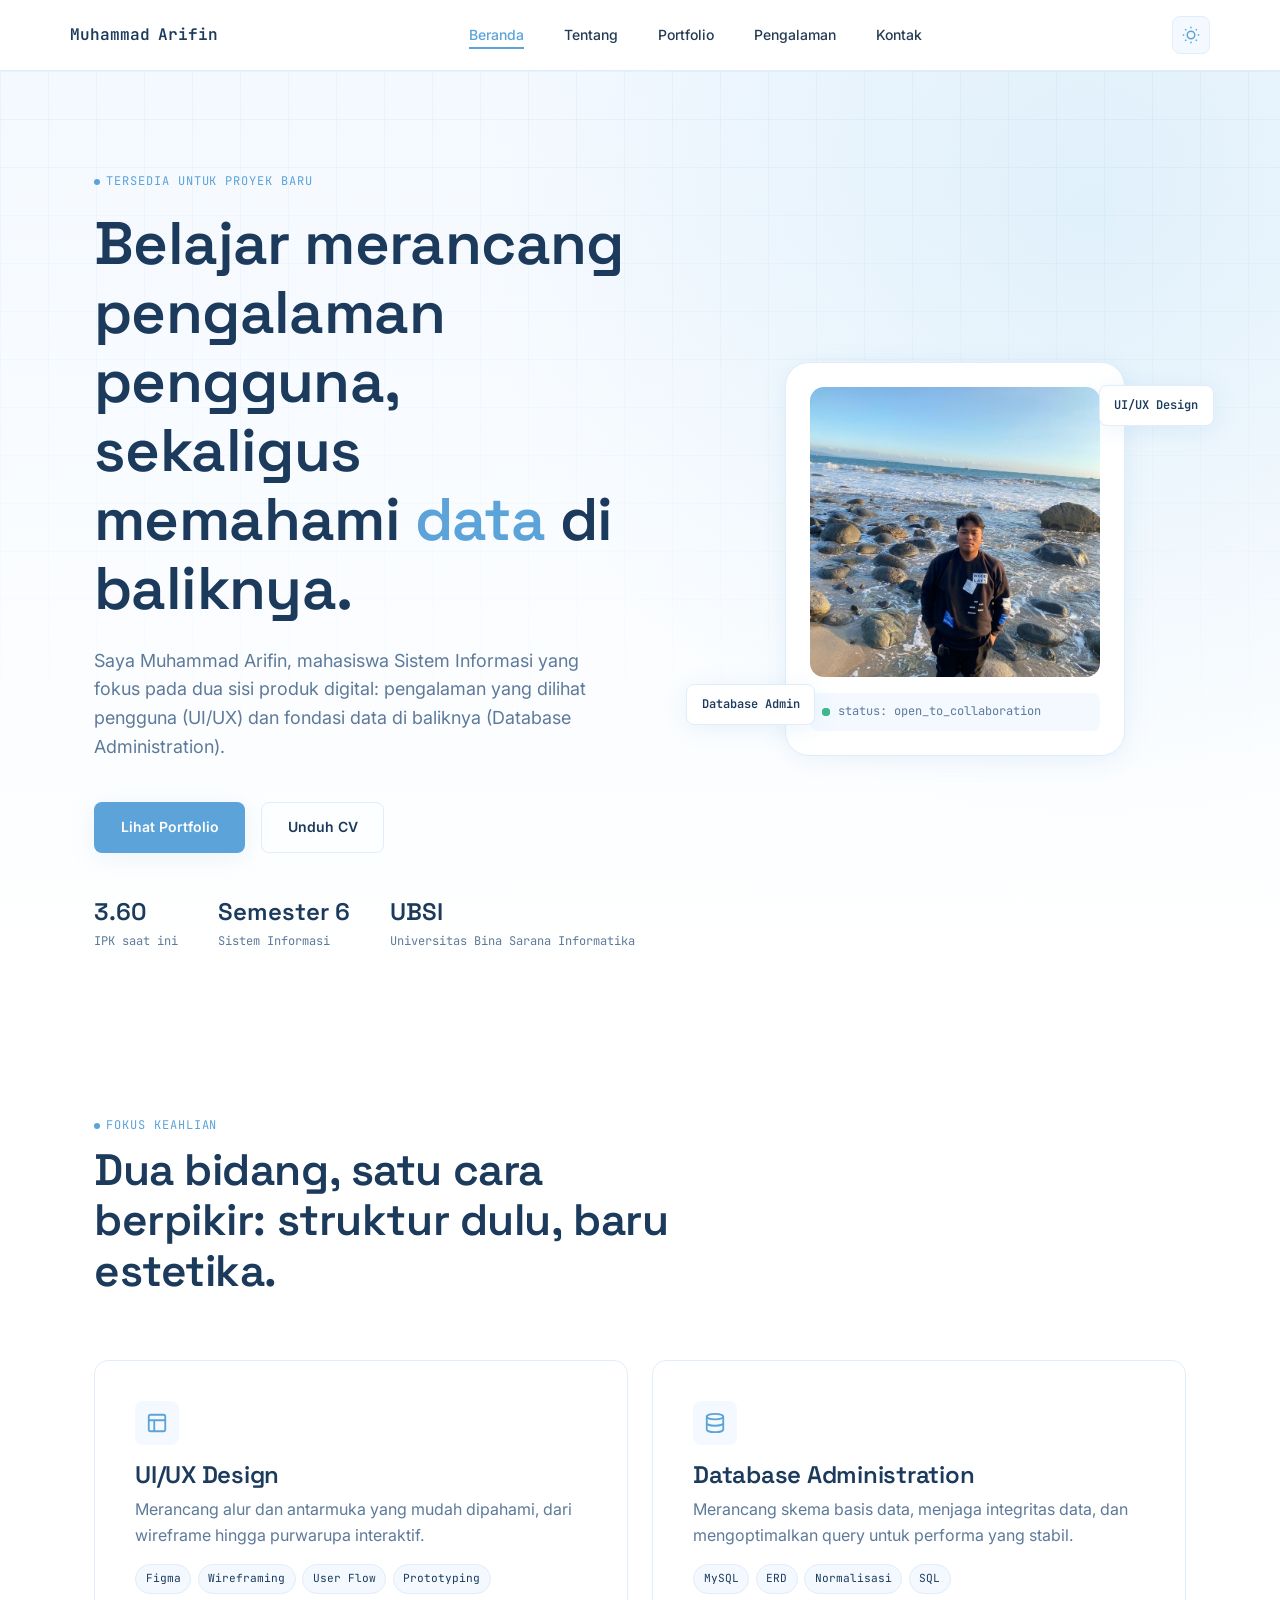
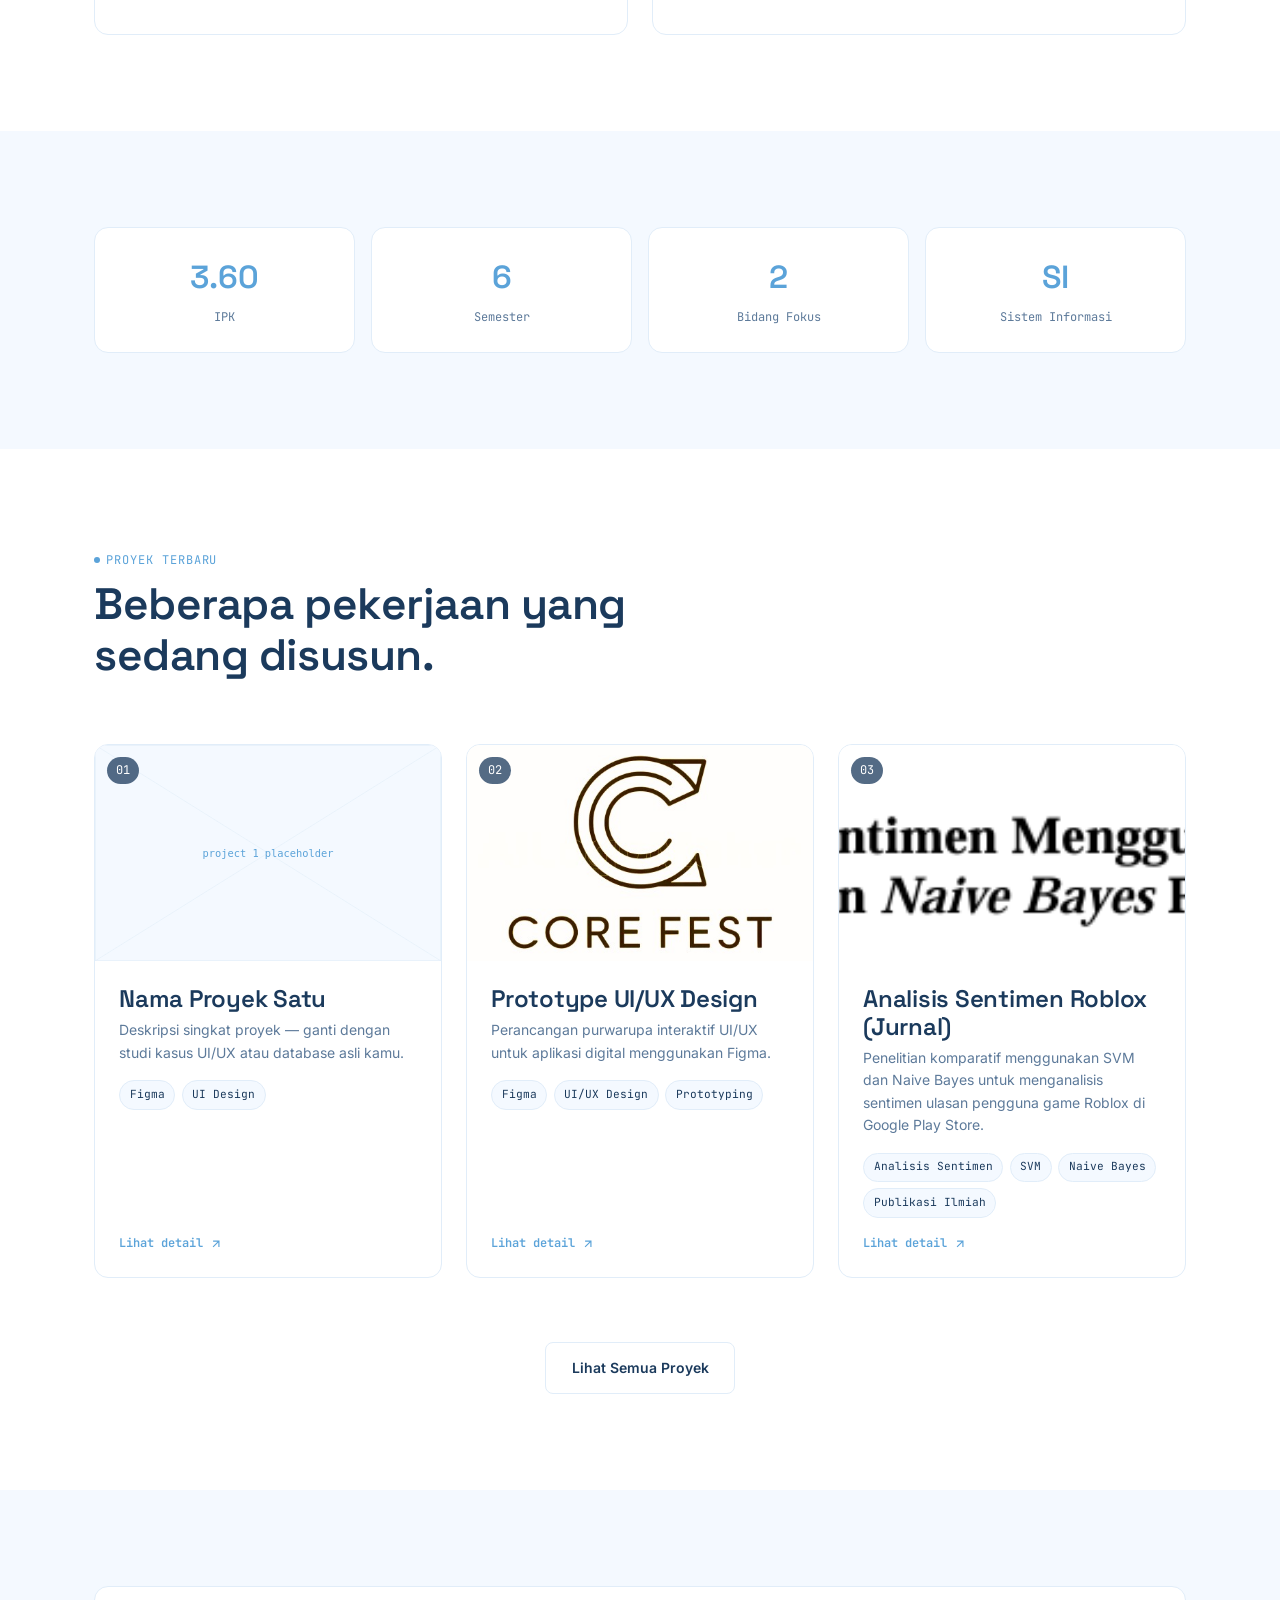
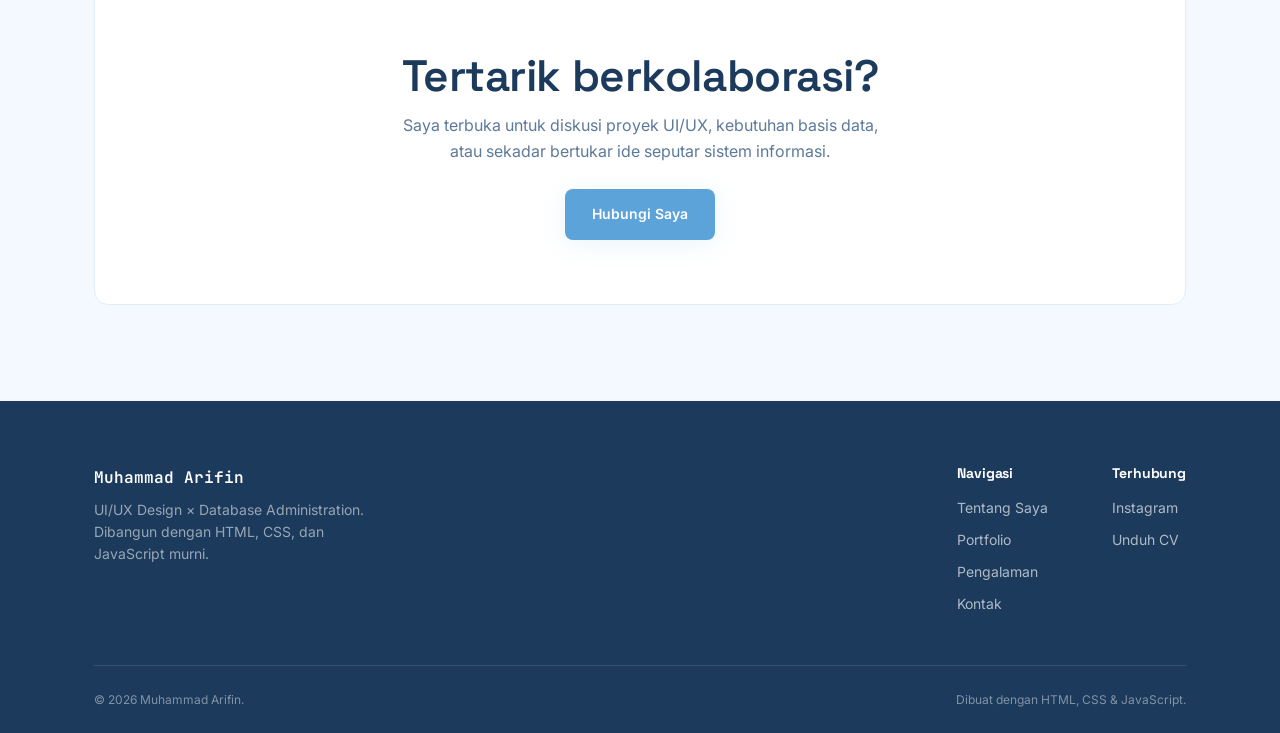
<file: index.html>
<!DOCTYPE html>
<html lang="id">
<head>
  <meta charset="UTF-8" />
  <meta name="viewport" content="width=device-width, initial-scale=1.0" />
  <title>Muhammad Arifin — UI/UX Designer & Database Administrator</title>
  <meta name="description" content="E-portfolio Muhammad Arifin, mahasiswa Sistem Informasi yang tertarik pada UI/UX Design dan Database Administration." />

  <link rel="preconnect" href="https://fonts.googleapis.com">
  <link href="https://fonts.googleapis.com/css2?family=Space+Grotesk:wght@500;600;700&family=Inter:wght@400;500;600&family=JetBrains+Mono:wght@400;500;600&display=swap" rel="stylesheet">

  <link rel="stylesheet" href="assets/css/style.css" />
  <link rel="stylesheet" href="assets/css/responsive.css" />
</head>
<body>

  <header class="site-header">
    <nav class="nav container">
      <a href="index.html" class="nav-brand">Muhammad<span class=span>Arifin</a>
      <ul class="nav-links">
        <li><a href="index.html" class="active">Beranda</a></li>
        <li><a href="about.html">Tentang</a></li>
        <li><a href="portfolio.html">Portfolio</a></li>
        <li><a href="experience.html">Pengalaman</a></li>
        <li><a href="contact.html">Kontak</a></li>
      </ul>
      <button class="theme-toggle" id="theme-toggle" aria-label="Ganti tema gelap/terang">
  <svg class="icon-sun" width="18" height="18" viewBox="0 0 24 24" fill="none" stroke="currentColor" stroke-width="2"><circle cx="12" cy="12" r="5"/><path d="M12 1v2M12 21v2M4.22 4.22l1.42 1.42M18.36 18.36l1.42 1.42M1 12h2M21 12h2M4.22 19.78l1.42-1.42M18.36 5.64l1.42-1.42"/></svg>
  <svg class="icon-moon" width="18" height="18" viewBox="0 0 24 24" fill="none" stroke="currentColor" stroke-width="2"><path d="M21 12.79A9 9 0 1 1 11.21 3 7 7 0 0 0 21 12.79z"/></svg>
</button>
<button class="nav-toggle" aria-label="Buka menu" aria-expanded="false">
  <span></span><span></span><span></span>
</button>
    </nav>
  </header>

  <main>
    <!-- HERO -->
    <section class="hero">
      <div class="hero-grid-pattern" aria-hidden="true"></div>
      <div class="container hero-inner">
        <div class="hero-text">
          <span class="eyebrow">tersedia untuk proyek baru</span>
          <h1>Belajar merancang pengalaman pengguna, sekaligus memahami <span class="highlight">data</span> di baliknya.</h1>
          <p class="hero-lead">
            Saya Muhammad Arifin, mahasiswa Sistem Informasi yang fokus pada dua sisi produk digital:
            pengalaman yang dilihat pengguna (UI/UX) dan fondasi data di baliknya (Database Administration).
          </p>
          <div class="hero-actions">
            <a href="portfolio.html" class="btn btn-primary">Lihat Portfolio</a>
            <a href="assets/documents/CV.pdf" class="btn btn-outline" download>Unduh CV</a>
          </div>
          <div class="hero-meta">
            <div class="hero-meta-item"><strong>3.60</strong>IPK saat ini</div>
            <div class="hero-meta-item"><strong>Semester 6</strong>Sistem Informasi</div>
            <div class="hero-meta-item"><strong>UBSI</strong>Universitas Bina Sarana Informatika</div>
          </div>
        </div>

        <div class="hero-visual">
          <div class="hero-card">
            <div class="hero-photo-frame">
              <img src="assets/images/profile.jpeg" alt="Foto profil Muhammad Arifin" />
            </div>
            <div class="hero-status">
              <span class="pulse" aria-hidden="true"></span>
              status: open_to_collaboration
            </div>
          </div>
          <div class="hero-float hero-float--top">UI/UX Design</div>
          <div class="hero-float hero-float--bottom">Database Admin</div>
        </div>
      </div>
    </section>

    <!-- FOCUS AREAS -->
    <section class="section">
      <div class="container">
        <div class="section-head reveal">
          <span class="eyebrow">fokus keahlian</span>
          <h2>Dua bidang, satu cara berpikir: struktur dulu, baru estetika.</h2>
        </div>

        <div class="focus-grid">
          <article class="focus-card reveal">
            <div class="focus-icon">
              <svg width="22" height="22" viewBox="0 0 24 24" fill="none" stroke="currentColor" stroke-width="2"><rect x="3" y="3" width="18" height="18" rx="2"/><path d="M3 9h18M9 21V9"/></svg>
            </div>
            <h3>UI/UX Design</h3>
            <p>Merancang alur dan antarmuka yang mudah dipahami, dari wireframe hingga purwarupa interaktif.</p>
            <div class="focus-tags">
              <span class="tag">Figma</span>
              <span class="tag">Wireframing</span>
              <span class="tag">User Flow</span>
              <span class="tag">Prototyping</span>
            </div>
          </article>

          <article class="focus-card reveal">
            <div class="focus-icon">
              <svg width="22" height="22" viewBox="0 0 24 24" fill="none" stroke="currentColor" stroke-width="2"><ellipse cx="12" cy="5" rx="9" ry="3"/><path d="M21 12c0 1.66-4.03 3-9 3s-9-1.34-9-3M3 5v14c0 1.66 4.03 3 9 3s9-1.34 9-3V5"/></svg>
            </div>
            <h3>Database Administration</h3>
            <p>Merancang skema basis data, menjaga integritas data, dan mengoptimalkan query untuk performa yang stabil.</p>
            <div class="focus-tags">
              <span class="tag">MySQL</span>
              <span class="tag">ERD</span>
              <span class="tag">Normalisasi</span>
              <span class="tag">SQL</span>
            </div>
          </article>
        </div>
      </div>
    </section>

    <!-- STATS -->
    <section class="section section-soft">
      <div class="container">
        <div class="stats-strip reveal">
          <div class="stat-block">
            <span class="stat-value">3.60</span>
            <span class="stat-label">IPK</span>
          </div>
          <div class="stat-block">
            <span class="stat-value">6</span>
            <span class="stat-label">Semester</span>
          </div>
          <div class="stat-block">
            <span class="stat-value">2</span>
            <span class="stat-label">Bidang Fokus</span>
          </div>
          <div class="stat-block">
            <span class="stat-value">SI</span>
            <span class="stat-label">Sistem Informasi</span>
          </div>
        </div>
      </div>
    </section>

    <!-- FEATURED PROJECTS PREVIEW -->
    <section class="section">
      <div class="container">
        <div class="section-head reveal">
          <span class="eyebrow">proyek terbaru</span>
          <h2>Beberapa pekerjaan yang sedang disusun.</h2>
        </div>

        <div class="project-grid">
          <article class="project-card reveal">
            <div class="project-thumb">
              <span class="project-index">01</span>
              <img src="assets/images/project1.jpg.svg" alt="Thumbnail proyek 1" />
            </div>
            <div class="project-body">
              <h3>Nama Proyek Satu</h3>
              <p>Deskripsi singkat proyek — ganti dengan studi kasus UI/UX atau database asli kamu.</p>
              <div class="project-tags">
                <span class="tag">Figma</span><span class="tag">UI Design</span>
              </div>
              <a href="pages/project-detail1.html" class="project-link">
                Lihat detail
                <svg width="14" height="14" viewBox="0 0 24 24" fill="none" stroke="currentColor" stroke-width="2"><path d="M7 17L17 7M7 7h10v10"/></svg>
              </a>
            </div>
          </article>

          <article class="project-card reveal">
            <div class="project-thumb">
              <span class="project-index">02</span>
              <img src="assets/images/figma_prototype.jpeg" alt="Thumbnail Prototype UI/UX Design" />
            </div>
            <div class="project-body">
              <h3>Prototype UI/UX Design</h3>
              <p>Perancangan purwarupa interaktif UI/UX untuk aplikasi digital menggunakan Figma.</p>
              <div class="project-tags">
                <span class="tag">Figma</span><span class="tag">UI/UX Design</span><span class="tag">Prototyping</span>
              </div>
              <a href="pages/project-detail2.html" class="project-link">
                Lihat detail
                <svg width="14" height="14" viewBox="0 0 24 24" fill="none" stroke="currentColor" stroke-width="2"><path d="M7 17L17 7M7 7h10v10"/></svg>
              </a>
            </div>
          </article>

          <article class="project-card reveal">
            <div class="project-thumb">
              <span class="project-index">03</span>
              <img src="assets/images/roblox_journal.png" alt="Thumbnail Analisis Sentimen Roblox" />
            </div>
            <div class="project-body">
              <h3>Analisis Sentimen Roblox (Jurnal)</h3>
              <p>Penelitian komparatif menggunakan SVM dan Naive Bayes untuk menganalisis sentimen ulasan pengguna game Roblox di Google Play Store.</p>
              <div class="project-tags">
                <span class="tag">Analisis Sentimen</span><span class="tag">SVM</span><span class="tag">Naive Bayes</span><span class="tag">Publikasi Ilmiah</span>
              </div>
              <a href="pages/project-detail3.html" class="project-link">
                Lihat detail
                <svg width="14" height="14" viewBox="0 0 24 24" fill="none" stroke="currentColor" stroke-width="2"><path d="M7 17L17 7M7 7h10v10"/></svg>
              </a>
            </div>
          </article>
        </div>

        <div class="section-foot reveal">
          <a href="portfolio.html" class="btn btn-outline">Lihat Semua Proyek</a>
        </div>
      </div>
    </section>

    <!-- CTA -->
    <section class="section section-soft">
      <div class="container">
        <div class="contact-info-card reveal" style="text-align:center; padding: var(--space-5);">
          <h2 style="margin-bottom: 0.75rem;">Tertarik berkolaborasi?</h2>
          <p style="max-width: 50ch; margin: 0 auto var(--space-3);">Saya terbuka untuk diskusi proyek UI/UX, kebutuhan basis data, atau sekadar bertukar ide seputar sistem informasi.</p>
          <a href="contact.html" class="btn btn-primary">Hubungi Saya</a>
        </div>
      </div>
    </section>
  </main>

  <footer class="site-footer">
    <div class="container">
      <div class="footer-inner">
        <div>
          <div class="footer-brand">Muhammad Arifin</div>
          <p class="footer-tagline">UI/UX Design × Database Administration. Dibangun dengan HTML, CSS, dan JavaScript murni.</p>
        </div>
        <div class="footer-links">
          <div class="footer-col">
            <h4>Navigasi</h4>
            <a href="about.html">Tentang Saya</a>
            <a href="portfolio.html">Portfolio</a>
            <a href="experience.html">Pengalaman</a>
            <a href="contact.html">Kontak</a>
          </div>
          <div class="footer-col">
            <h4>Terhubung</h4>
            <a href="https://instagram.com/arsip.in_9" target="_blank" rel="noopener">Instagram</a>
            <a href="assets/documents/CV.pdf" download>Unduh CV</a>
          </div>
        </div>
      </div>
      <div class="footer-bottom">
        <span>&copy; <span id="current-year"></span> Muhammad Arifin.</span>
        <span>Dibuat dengan HTML, CSS &amp; JavaScript.</span>
      </div>
    </div>
  </footer>

  <button class="back-to-top" aria-label="Kembali ke atas">
    <svg width="18" height="18" viewBox="0 0 24 24" fill="none" stroke="currentColor" stroke-width="2"><path d="M12 19V5M5 12l7-7 7 7"/></svg>
  </button>

  <script src="assets/js/script.js"></script>
</body>
</html>
</file>
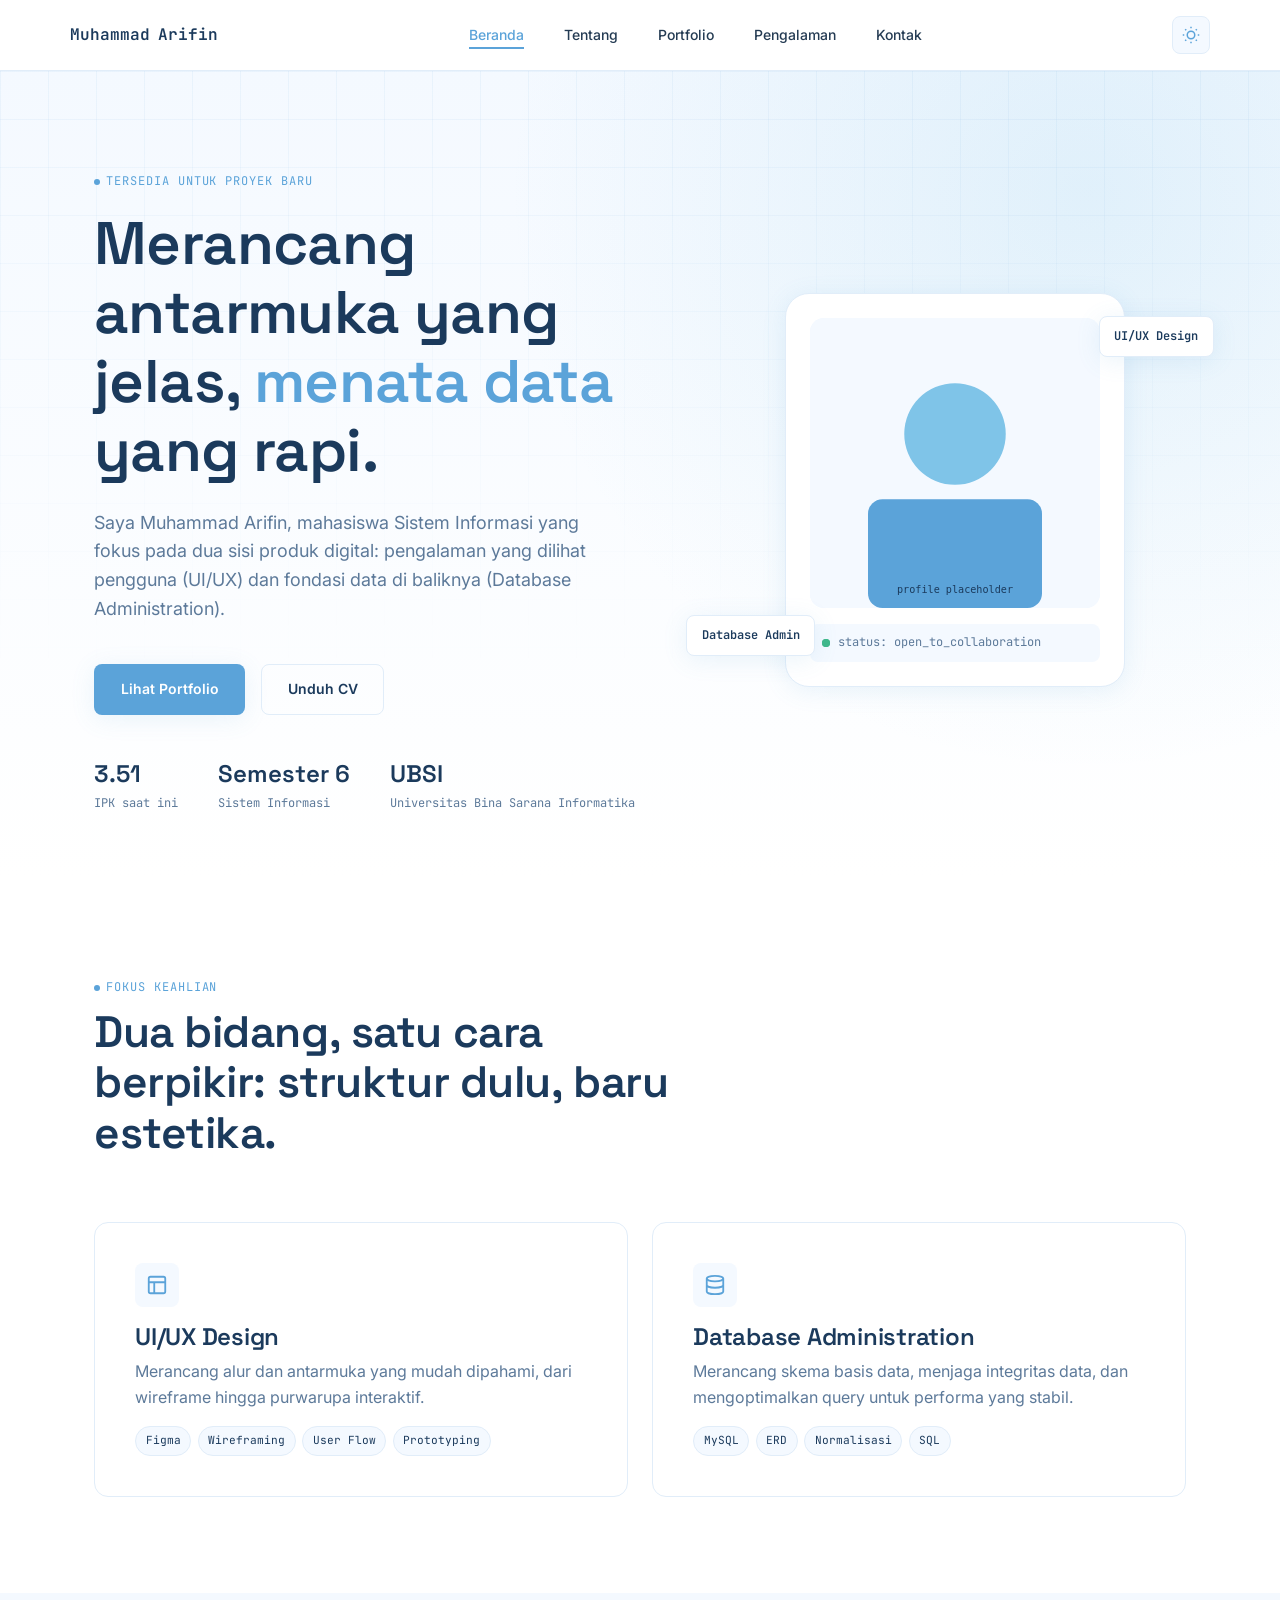
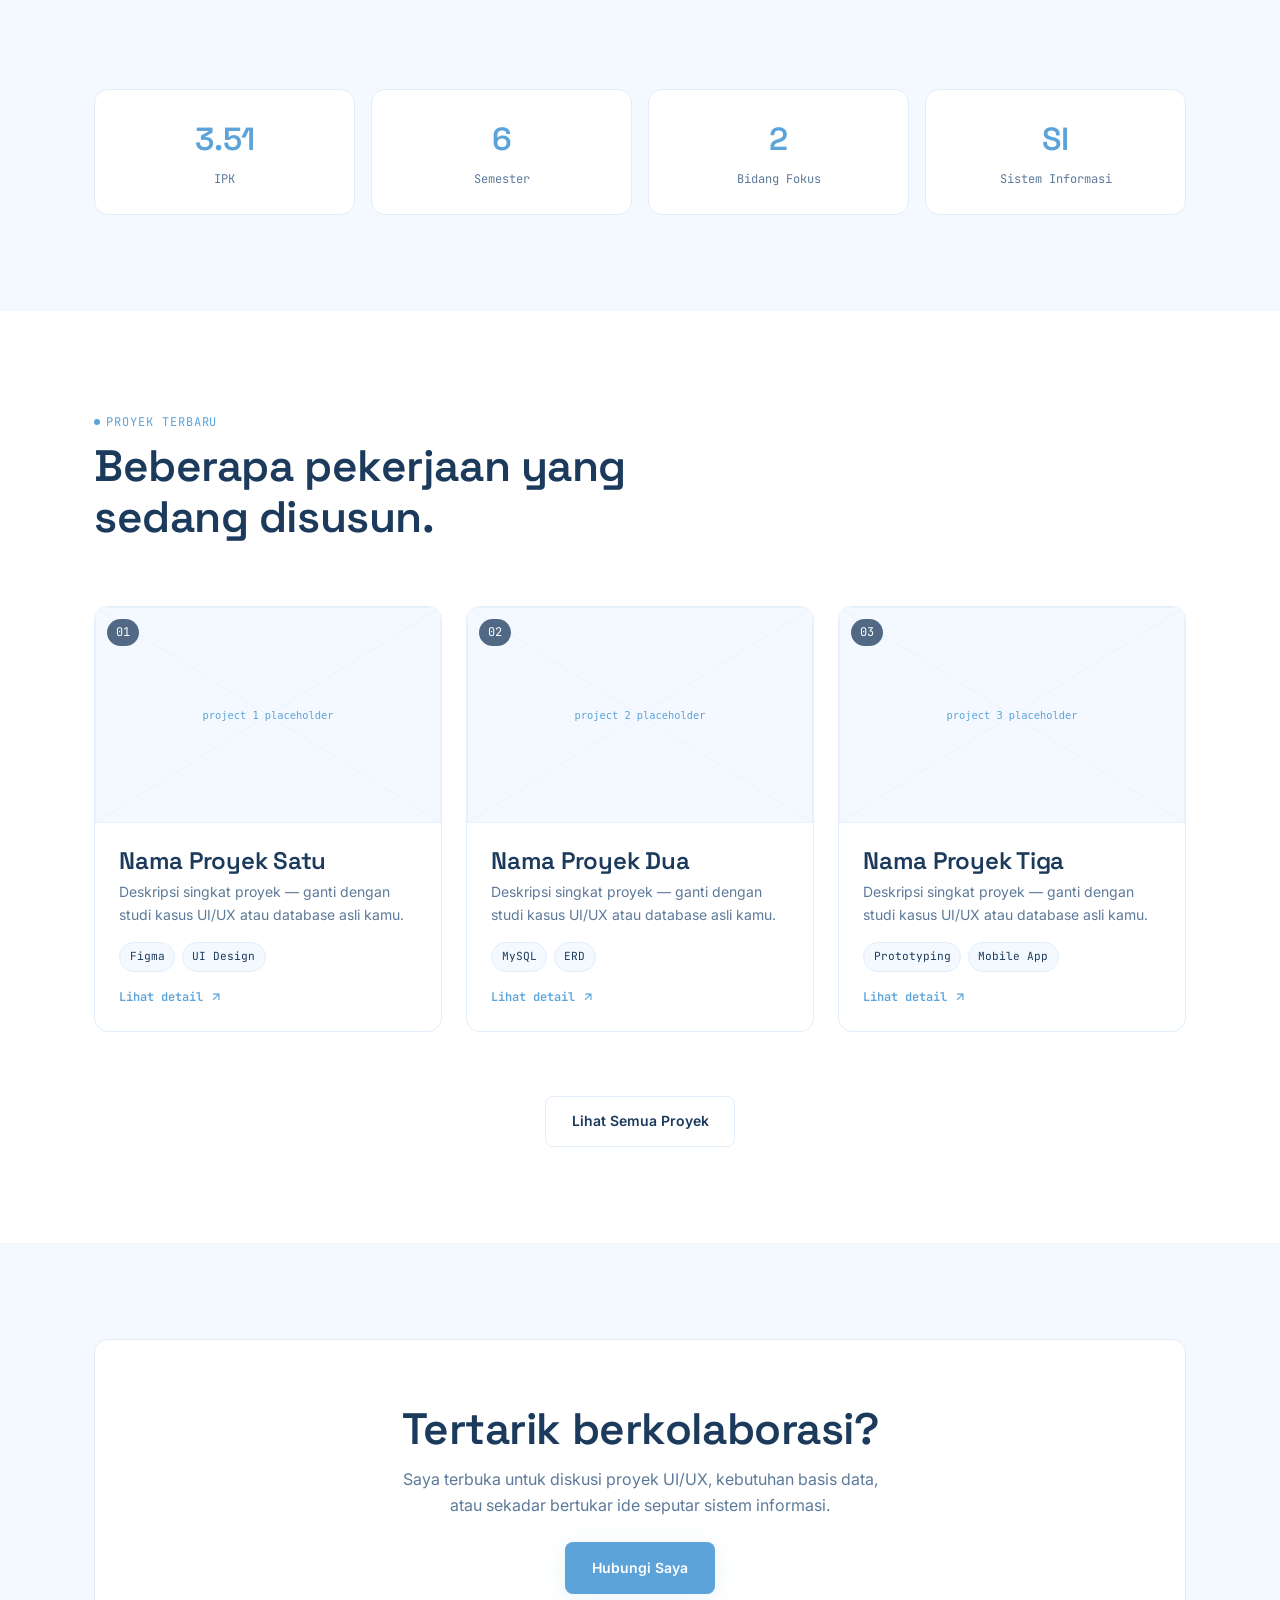
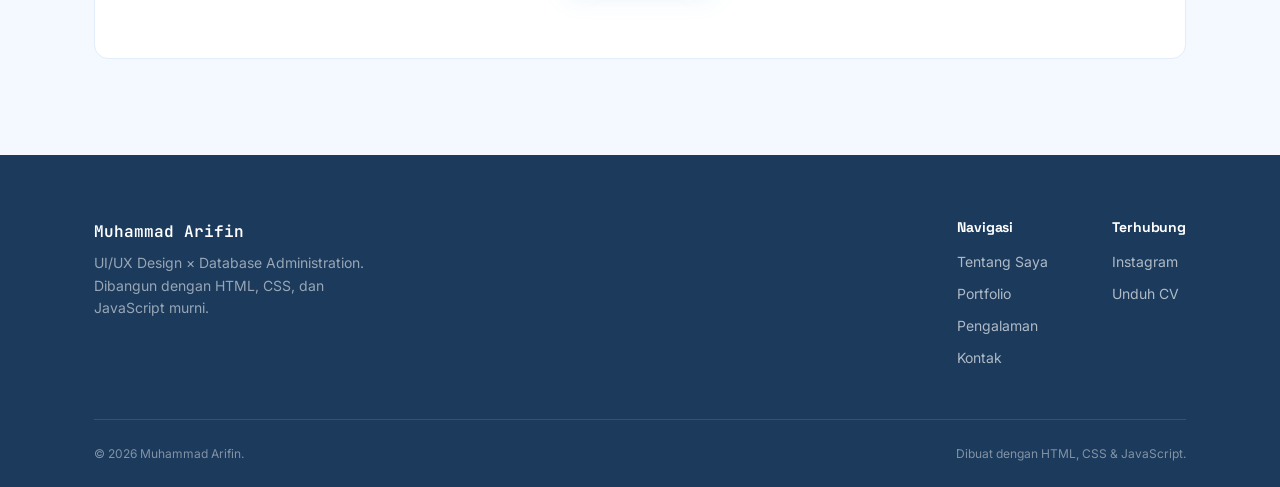
<file: e-portfolio/index.html>
<!DOCTYPE html>
<html lang="id">
<head>
  <meta charset="UTF-8" />
  <meta name="viewport" content="width=device-width, initial-scale=1.0" />
  <title>Muhammad Arifin — UI/UX Designer & Database Administrator</title>
  <meta name="description" content="E-portfolio Muhammad Arifin, mahasiswa Sistem Informasi yang tertarik pada UI/UX Design dan Database Administration." />

  <link rel="preconnect" href="https://fonts.googleapis.com">
  <link href="https://fonts.googleapis.com/css2?family=Space+Grotesk:wght@500;600;700&family=Inter:wght@400;500;600&family=JetBrains+Mono:wght@400;500;600&display=swap" rel="stylesheet">

  <link rel="stylesheet" href="assets/css/style.css" />
  <link rel="stylesheet" href="assets/css/responsive.css" />
</head>
<body>

  <header class="site-header">
    <nav class="nav container">
      <a href="index.html" class="nav-brand">Muhammad<span class=span>Arifin</a>
      <ul class="nav-links">
        <li><a href="index.html" class="active">Beranda</a></li>
        <li><a href="about.html">Tentang</a></li>
        <li><a href="portfolio.html">Portfolio</a></li>
        <li><a href="experience.html">Pengalaman</a></li>
        <li><a href="contact.html">Kontak</a></li>
      </ul>
      <button class="theme-toggle" id="theme-toggle" aria-label="Ganti tema gelap/terang">
  <svg class="icon-sun" width="18" height="18" viewBox="0 0 24 24" fill="none" stroke="currentColor" stroke-width="2"><circle cx="12" cy="12" r="5"/><path d="M12 1v2M12 21v2M4.22 4.22l1.42 1.42M18.36 18.36l1.42 1.42M1 12h2M21 12h2M4.22 19.78l1.42-1.42M18.36 5.64l1.42-1.42"/></svg>
  <svg class="icon-moon" width="18" height="18" viewBox="0 0 24 24" fill="none" stroke="currentColor" stroke-width="2"><path d="M21 12.79A9 9 0 1 1 11.21 3 7 7 0 0 0 21 12.79z"/></svg>
</button>
<button class="nav-toggle" aria-label="Buka menu" aria-expanded="false">
  <span></span><span></span><span></span>
</button>
    </nav>
  </header>

  <main>
    <!-- HERO -->
    <section class="hero">
      <div class="hero-grid-pattern" aria-hidden="true"></div>
      <div class="container hero-inner">
        <div class="hero-text">
          <span class="eyebrow">tersedia untuk proyek baru</span>
          <h1>Merancang antarmuka yang jelas, <span class="highlight">menata data</span> yang rapi.</h1>
          <p class="hero-lead">
            Saya Muhammad Arifin, mahasiswa Sistem Informasi yang fokus pada dua sisi produk digital:
            pengalaman yang dilihat pengguna (UI/UX) dan fondasi data di baliknya (Database Administration).
          </p>
          <div class="hero-actions">
            <a href="portfolio.html" class="btn btn-primary">Lihat Portfolio</a>
            <a href="assets/documents/CV.pdf" class="btn btn-outline" download>Unduh CV</a>
          </div>
          <div class="hero-meta">
            <div class="hero-meta-item"><strong>3.51</strong>IPK saat ini</div>
            <div class="hero-meta-item"><strong>Semester 6</strong>Sistem Informasi</div>
            <div class="hero-meta-item"><strong>UBSI</strong>Universitas Bina Sarana Informatika</div>
          </div>
        </div>

        <div class="hero-visual">
          <div class="hero-card">
            <div class="hero-photo-frame">
              <img src="assets/images/profile.jpg.svg" alt="Foto profil Muhammad Arifin" />
            </div>
            <div class="hero-status">
              <span class="pulse" aria-hidden="true"></span>
              status: open_to_collaboration
            </div>
          </div>
          <div class="hero-float hero-float--top">UI/UX Design</div>
          <div class="hero-float hero-float--bottom">Database Admin</div>
        </div>
      </div>
    </section>

    <!-- FOCUS AREAS -->
    <section class="section">
      <div class="container">
        <div class="section-head reveal">
          <span class="eyebrow">fokus keahlian</span>
          <h2>Dua bidang, satu cara berpikir: struktur dulu, baru estetika.</h2>
        </div>

        <div class="focus-grid">
          <article class="focus-card reveal">
            <div class="focus-icon">
              <svg width="22" height="22" viewBox="0 0 24 24" fill="none" stroke="currentColor" stroke-width="2"><rect x="3" y="3" width="18" height="18" rx="2"/><path d="M3 9h18M9 21V9"/></svg>
            </div>
            <h3>UI/UX Design</h3>
            <p>Merancang alur dan antarmuka yang mudah dipahami, dari wireframe hingga purwarupa interaktif.</p>
            <div class="focus-tags">
              <span class="tag">Figma</span>
              <span class="tag">Wireframing</span>
              <span class="tag">User Flow</span>
              <span class="tag">Prototyping</span>
            </div>
          </article>

          <article class="focus-card reveal">
            <div class="focus-icon">
              <svg width="22" height="22" viewBox="0 0 24 24" fill="none" stroke="currentColor" stroke-width="2"><ellipse cx="12" cy="5" rx="9" ry="3"/><path d="M21 12c0 1.66-4.03 3-9 3s-9-1.34-9-3M3 5v14c0 1.66 4.03 3 9 3s9-1.34 9-3V5"/></svg>
            </div>
            <h3>Database Administration</h3>
            <p>Merancang skema basis data, menjaga integritas data, dan mengoptimalkan query untuk performa yang stabil.</p>
            <div class="focus-tags">
              <span class="tag">MySQL</span>
              <span class="tag">ERD</span>
              <span class="tag">Normalisasi</span>
              <span class="tag">SQL</span>
            </div>
          </article>
        </div>
      </div>
    </section>

    <!-- STATS -->
    <section class="section section-soft">
      <div class="container">
        <div class="stats-strip reveal">
          <div class="stat-block">
            <span class="stat-value">3.51</span>
            <span class="stat-label">IPK</span>
          </div>
          <div class="stat-block">
            <span class="stat-value">6</span>
            <span class="stat-label">Semester</span>
          </div>
          <div class="stat-block">
            <span class="stat-value">2</span>
            <span class="stat-label">Bidang Fokus</span>
          </div>
          <div class="stat-block">
            <span class="stat-value">SI</span>
            <span class="stat-label">Sistem Informasi</span>
          </div>
        </div>
      </div>
    </section>

    <!-- FEATURED PROJECTS PREVIEW -->
    <section class="section">
      <div class="container">
        <div class="section-head reveal">
          <span class="eyebrow">proyek terbaru</span>
          <h2>Beberapa pekerjaan yang sedang disusun.</h2>
        </div>

        <div class="project-grid">
          <article class="project-card reveal">
            <div class="project-thumb">
              <span class="project-index">01</span>
              <img src="assets/images/project1.jpg.svg" alt="Thumbnail proyek 1" />
            </div>
            <div class="project-body">
              <h3>Nama Proyek Satu</h3>
              <p>Deskripsi singkat proyek — ganti dengan studi kasus UI/UX atau database asli kamu.</p>
              <div class="project-tags">
                <span class="tag">Figma</span><span class="tag">UI Design</span>
              </div>
              <a href="pages/project-detail1.html" class="project-link">
                Lihat detail
                <svg width="14" height="14" viewBox="0 0 24 24" fill="none" stroke="currentColor" stroke-width="2"><path d="M7 17L17 7M7 7h10v10"/></svg>
              </a>
            </div>
          </article>

          <article class="project-card reveal">
            <div class="project-thumb">
              <span class="project-index">02</span>
              <img src="assets/images/project2.jpg.svg" alt="Thumbnail proyek 2" />
            </div>
            <div class="project-body">
              <h3>Nama Proyek Dua</h3>
              <p>Deskripsi singkat proyek — ganti dengan studi kasus UI/UX atau database asli kamu.</p>
              <div class="project-tags">
                <span class="tag">MySQL</span><span class="tag">ERD</span>
              </div>
              <a href="pages/project-detail2.html" class="project-link">
                Lihat detail
                <svg width="14" height="14" viewBox="0 0 24 24" fill="none" stroke="currentColor" stroke-width="2"><path d="M7 17L17 7M7 7h10v10"/></svg>
              </a>
            </div>
          </article>

          <article class="project-card reveal">
            <div class="project-thumb">
              <span class="project-index">03</span>
              <img src="assets/images/project3.jpg.svg" alt="Thumbnail proyek 3" />
            </div>
            <div class="project-body">
              <h3>Nama Proyek Tiga</h3>
              <p>Deskripsi singkat proyek — ganti dengan studi kasus UI/UX atau database asli kamu.</p>
              <div class="project-tags">
                <span class="tag">Prototyping</span><span class="tag">Mobile App</span>
              </div>
              <a href="pages/project-detail3.html" class="project-link">
                Lihat detail
                <svg width="14" height="14" viewBox="0 0 24 24" fill="none" stroke="currentColor" stroke-width="2"><path d="M7 17L17 7M7 7h10v10"/></svg>
              </a>
            </div>
          </article>
        </div>

        <div class="section-foot reveal">
          <a href="portfolio.html" class="btn btn-outline">Lihat Semua Proyek</a>
        </div>
      </div>
    </section>

    <!-- CTA -->
    <section class="section section-soft">
      <div class="container">
        <div class="contact-info-card reveal" style="text-align:center; padding: var(--space-5);">
          <h2 style="margin-bottom: 0.75rem;">Tertarik berkolaborasi?</h2>
          <p style="max-width: 50ch; margin: 0 auto var(--space-3);">Saya terbuka untuk diskusi proyek UI/UX, kebutuhan basis data, atau sekadar bertukar ide seputar sistem informasi.</p>
          <a href="contact.html" class="btn btn-primary">Hubungi Saya</a>
        </div>
      </div>
    </section>
  </main>

  <footer class="site-footer">
    <div class="container">
      <div class="footer-inner">
        <div>
          <div class="footer-brand">Muhammad Arifin</div>
          <p class="footer-tagline">UI/UX Design × Database Administration. Dibangun dengan HTML, CSS, dan JavaScript murni.</p>
        </div>
        <div class="footer-links">
          <div class="footer-col">
            <h4>Navigasi</h4>
            <a href="about.html">Tentang Saya</a>
            <a href="portfolio.html">Portfolio</a>
            <a href="experience.html">Pengalaman</a>
            <a href="contact.html">Kontak</a>
          </div>
          <div class="footer-col">
            <h4>Terhubung</h4>
            <a href="https://instagram.com/arsip.in_9" target="_blank" rel="noopener">Instagram</a>
            <a href="assets/documents/CV.pdf" download>Unduh CV</a>
          </div>
        </div>
      </div>
      <div class="footer-bottom">
        <span>&copy; <span id="current-year"></span> Muhammad Arifin.</span>
        <span>Dibuat dengan HTML, CSS &amp; JavaScript.</span>
      </div>
    </div>
  </footer>

  <button class="back-to-top" aria-label="Kembali ke atas">
    <svg width="18" height="18" viewBox="0 0 24 24" fill="none" stroke="currentColor" stroke-width="2"><path d="M12 19V5M5 12l7-7 7 7"/></svg>
  </button>

  <script src="assets/js/script.js"></script>
</body>
</html>
</file>
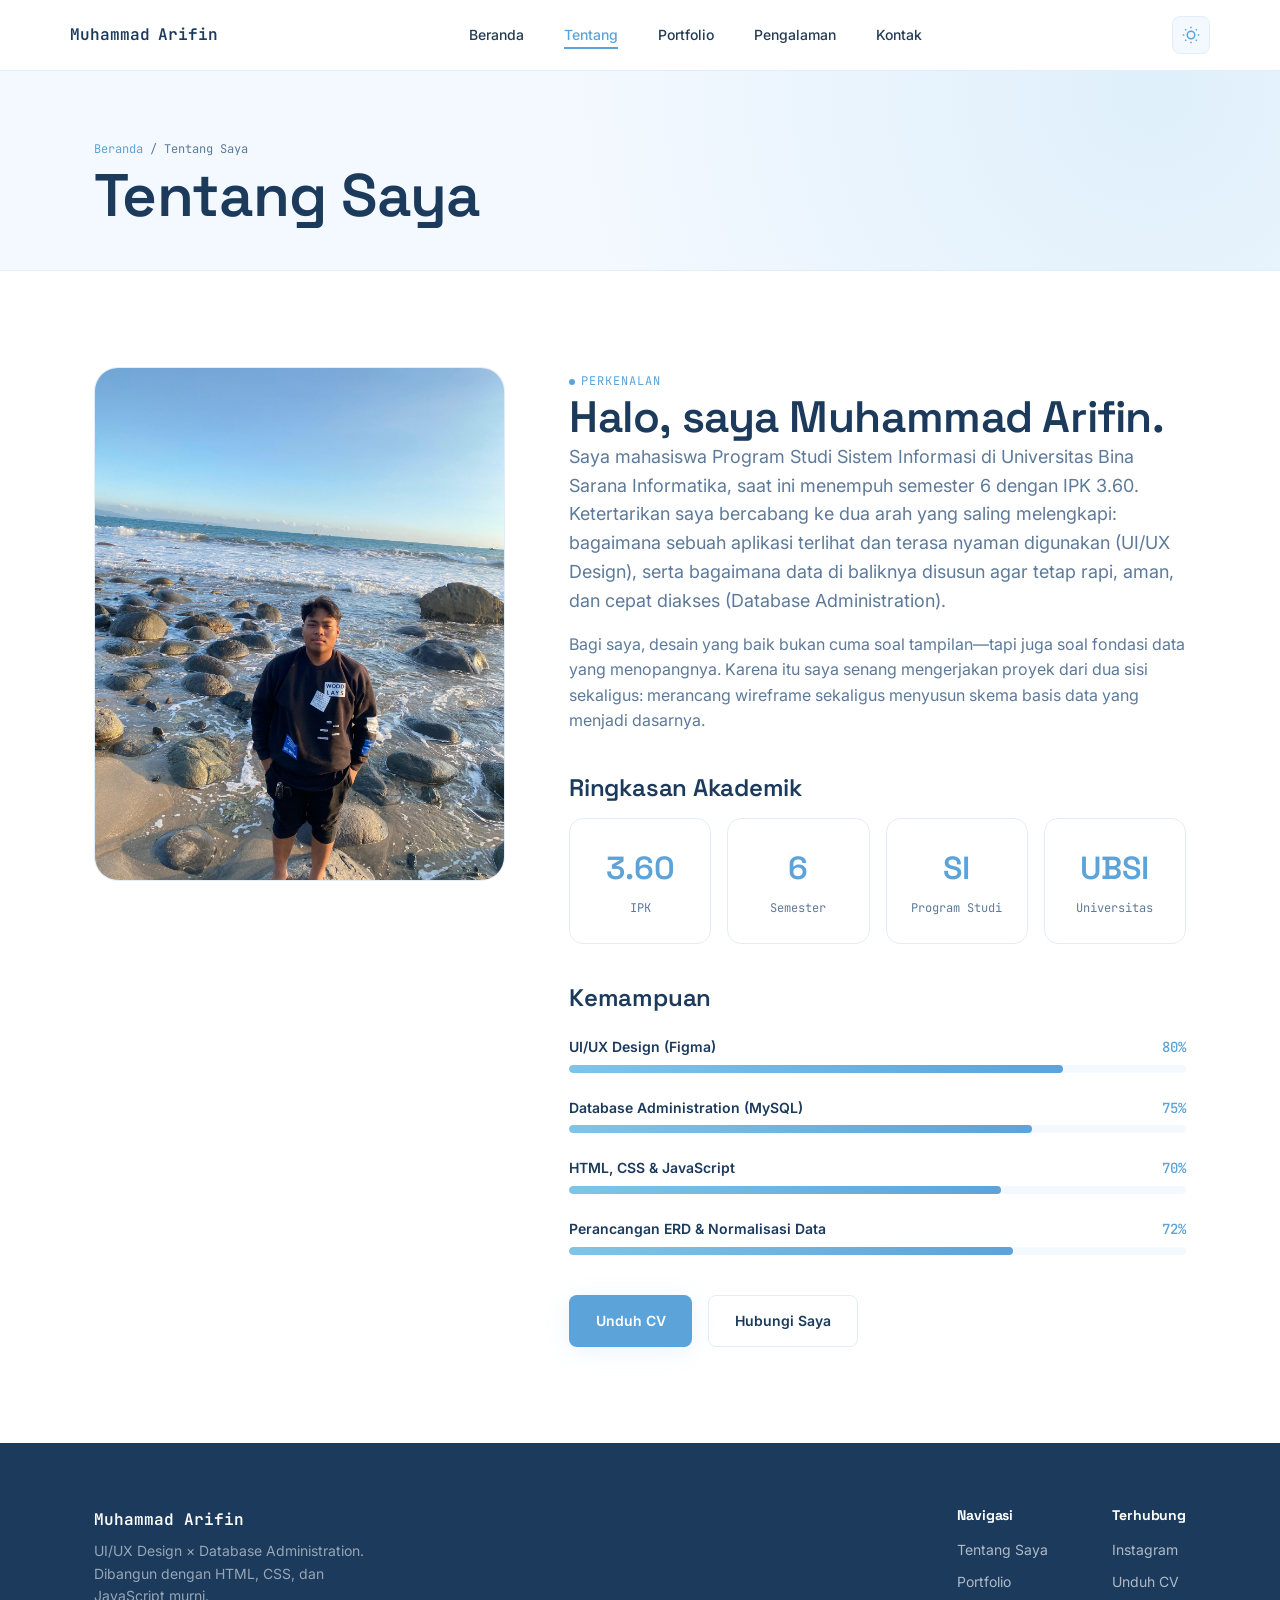
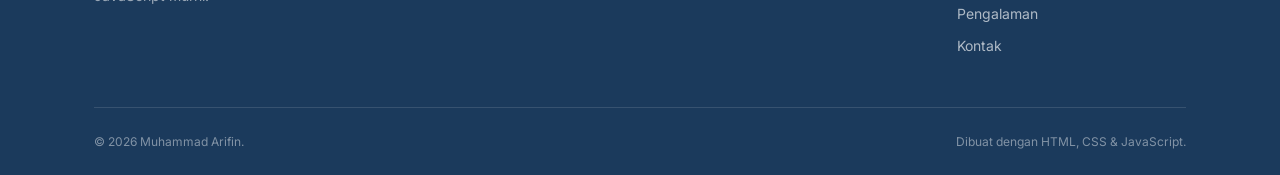
<file: about.html>
<!DOCTYPE html>
<html lang="id">
<head>
  <meta charset="UTF-8" />
  <meta name="viewport" content="width=device-width, initial-scale=1.0" />
  <title>Tentang Saya — Muhammad Arifin</title>
  <meta name="description" content="Profil Muhammad Arifin, mahasiswa Sistem Informasi UBSI dengan minat di UI/UX Design dan Database Administration." />

  <link rel="preconnect" href="https://fonts.googleapis.com">
  <link href="https://fonts.googleapis.com/css2?family=Space+Grotesk:wght@500;600;700&family=Inter:wght@400;500;600&family=JetBrains+Mono:wght@400;500;600&display=swap" rel="stylesheet">

  <link rel="stylesheet" href="assets/css/style.css" />
  <link rel="stylesheet" href="assets/css/responsive.css" />
</head>
<body>

  <header class="site-header">
    <nav class="nav container">
      <a href="index.html" class="nav-brand">Muhammad<span class=span>Arifin</a>
      <ul class="nav-links">
        <li><a href="index.html">Beranda</a></li>
        <li><a href="about.html" class="active">Tentang</a></li>
        <li><a href="portfolio.html">Portfolio</a></li>
        <li><a href="experience.html">Pengalaman</a></li>
        <li><a href="contact.html">Kontak</a></li>
      </ul>
      <button class="theme-toggle" id="theme-toggle" aria-label="Ganti tema gelap/terang">
  <svg class="icon-sun" width="18" height="18" viewBox="0 0 24 24" fill="none" stroke="currentColor" stroke-width="2"><circle cx="12" cy="12" r="5"/><path d="M12 1v2M12 21v2M4.22 4.22l1.42 1.42M18.36 18.36l1.42 1.42M1 12h2M21 12h2M4.22 19.78l1.42-1.42M18.36 5.64l1.42-1.42"/></svg>
  <svg class="icon-moon" width="18" height="18" viewBox="0 0 24 24" fill="none" stroke="currentColor" stroke-width="2"><path d="M21 12.79A9 9 0 1 1 11.21 3 7 7 0 0 0 21 12.79z"/></svg>
</button>
<button class="nav-toggle" aria-label="Buka menu" aria-expanded="false">
  <span></span><span></span><span></span>
</button>
    </nav>
  </header>

  <main>
    <div class="page-header">
      <div class="container">
        <span class="breadcrumb"><a href="index.html">Beranda</a> / Tentang Saya</span>
        <h1>Tentang Saya</h1>
      </div>
    </div>

    <section class="section">
      <div class="container about-grid">
        <div class="about-photo reveal">
          <img src="assets/images/profile.jpeg" alt="Foto profil Muhammad Arifin" />
        </div>

        <div class="about-content">
          <span class="eyebrow reveal">perkenalan</span>
          <h2 class="reveal">Halo, saya Muhammad Arifin.</h2>
          <p class="reveal" style="margin-bottom: var(--space-2); font-size: var(--fs-md);">
            Saya mahasiswa Program Studi Sistem Informasi di Universitas Bina Sarana Informatika,
            saat ini menempuh semester 6 dengan IPK 3.60. Ketertarikan saya bercabang ke dua arah yang
            saling melengkapi: bagaimana sebuah aplikasi terlihat dan terasa nyaman digunakan (UI/UX Design),
            serta bagaimana data di baliknya disusun agar tetap rapi, aman, dan cepat diakses (Database Administration).
          </p>
          <p class="reveal" style="margin-bottom: var(--space-4);">
            Bagi saya, desain yang baik bukan cuma soal tampilan—tapi juga soal fondasi data yang menopangnya.
            Karena itu saya senang mengerjakan proyek dari dua sisi sekaligus: merancang wireframe sekaligus
            menyusun skema basis data yang menjadi dasarnya.
          </p>

          <div class="reveal" style="margin-bottom: var(--space-4);">
            <h3 style="margin-bottom: var(--space-2);">Ringkasan Akademik</h3>
            <div class="stats-strip">
              <div class="stat-block">
                <span class="stat-value">3.60</span>
                <span class="stat-label">IPK</span>
              </div>
              <div class="stat-block">
                <span class="stat-value">6</span>
                <span class="stat-label">Semester</span>
              </div>
              <div class="stat-block">
                <span class="stat-value">SI</span>
                <span class="stat-label">Program Studi</span>
              </div>
              <div class="stat-block">
                <span class="stat-value">UBSI</span>
                <span class="stat-label">Universitas</span>
              </div>
            </div>
          </div>

          <div class="reveal">
            <h3 style="margin-bottom: var(--space-3);">Kemampuan</h3>

            <div class="skill-bar-group">
              <div class="skill-bar-label"><span>UI/UX Design (Figma)</span><span>80%</span></div>
              <div class="skill-bar-track"><div class="skill-bar-fill" data-level="80"></div></div>
            </div>
            <div class="skill-bar-group">
              <div class="skill-bar-label"><span>Database Administration (MySQL)</span><span>75%</span></div>
              <div class="skill-bar-track"><div class="skill-bar-fill" data-level="75"></div></div>
            </div>
            <div class="skill-bar-group">
              <div class="skill-bar-label"><span>HTML, CSS &amp; JavaScript</span><span>70%</span></div>
              <div class="skill-bar-track"><div class="skill-bar-fill" data-level="70"></div></div>
            </div>
            <div class="skill-bar-group">
              <div class="skill-bar-label"><span>Perancangan ERD &amp; Normalisasi Data</span><span>72%</span></div>
              <div class="skill-bar-track"><div class="skill-bar-fill" data-level="72"></div></div>
            </div>
          </div>

          <div class="reveal" style="margin-top: var(--space-4); display:flex; gap: var(--space-2); flex-wrap: wrap;">
            <a href="assets/documents/CV.pdf" class="btn btn-primary" download>Unduh CV</a>
            <a href="contact.html" class="btn btn-outline">Hubungi Saya</a>
          </div>
        </div>
      </div>
    </section>
  </main>

  <footer class="site-footer">
    <div class="container">
      <div class="footer-inner">
        <div>
          <div class="footer-brand">Muhammad Arifin</div>
          <p class="footer-tagline">UI/UX Design × Database Administration. Dibangun dengan HTML, CSS, dan JavaScript murni.</p>
        </div>
        <div class="footer-links">
          <div class="footer-col">
            <h4>Navigasi</h4>
            <a href="about.html">Tentang Saya</a>
            <a href="portfolio.html">Portfolio</a>
            <a href="experience.html">Pengalaman</a>
            <a href="contact.html">Kontak</a>
          </div>
          <div class="footer-col">
            <h4>Terhubung</h4>
            <a href="https://instagram.com/arsip.in_9" target="_blank" rel="noopener">Instagram</a>
            <a href="assets/documents/CV.pdf" download>Unduh CV</a>
          </div>
        </div>
      </div>
      <div class="footer-bottom">
        <span>&copy; <span id="current-year"></span> Muhammad Arifin.</span>
        <span>Dibuat dengan HTML, CSS &amp; JavaScript.</span>
      </div>
    </div>
  </footer>

  <button class="back-to-top" aria-label="Kembali ke atas">
    <svg width="18" height="18" viewBox="0 0 24 24" fill="none" stroke="currentColor" stroke-width="2"><path d="M12 19V5M5 12l7-7 7 7"/></svg>
  </button>

  <script src="assets/js/script.js"></script>
</body>
</html>
</file>
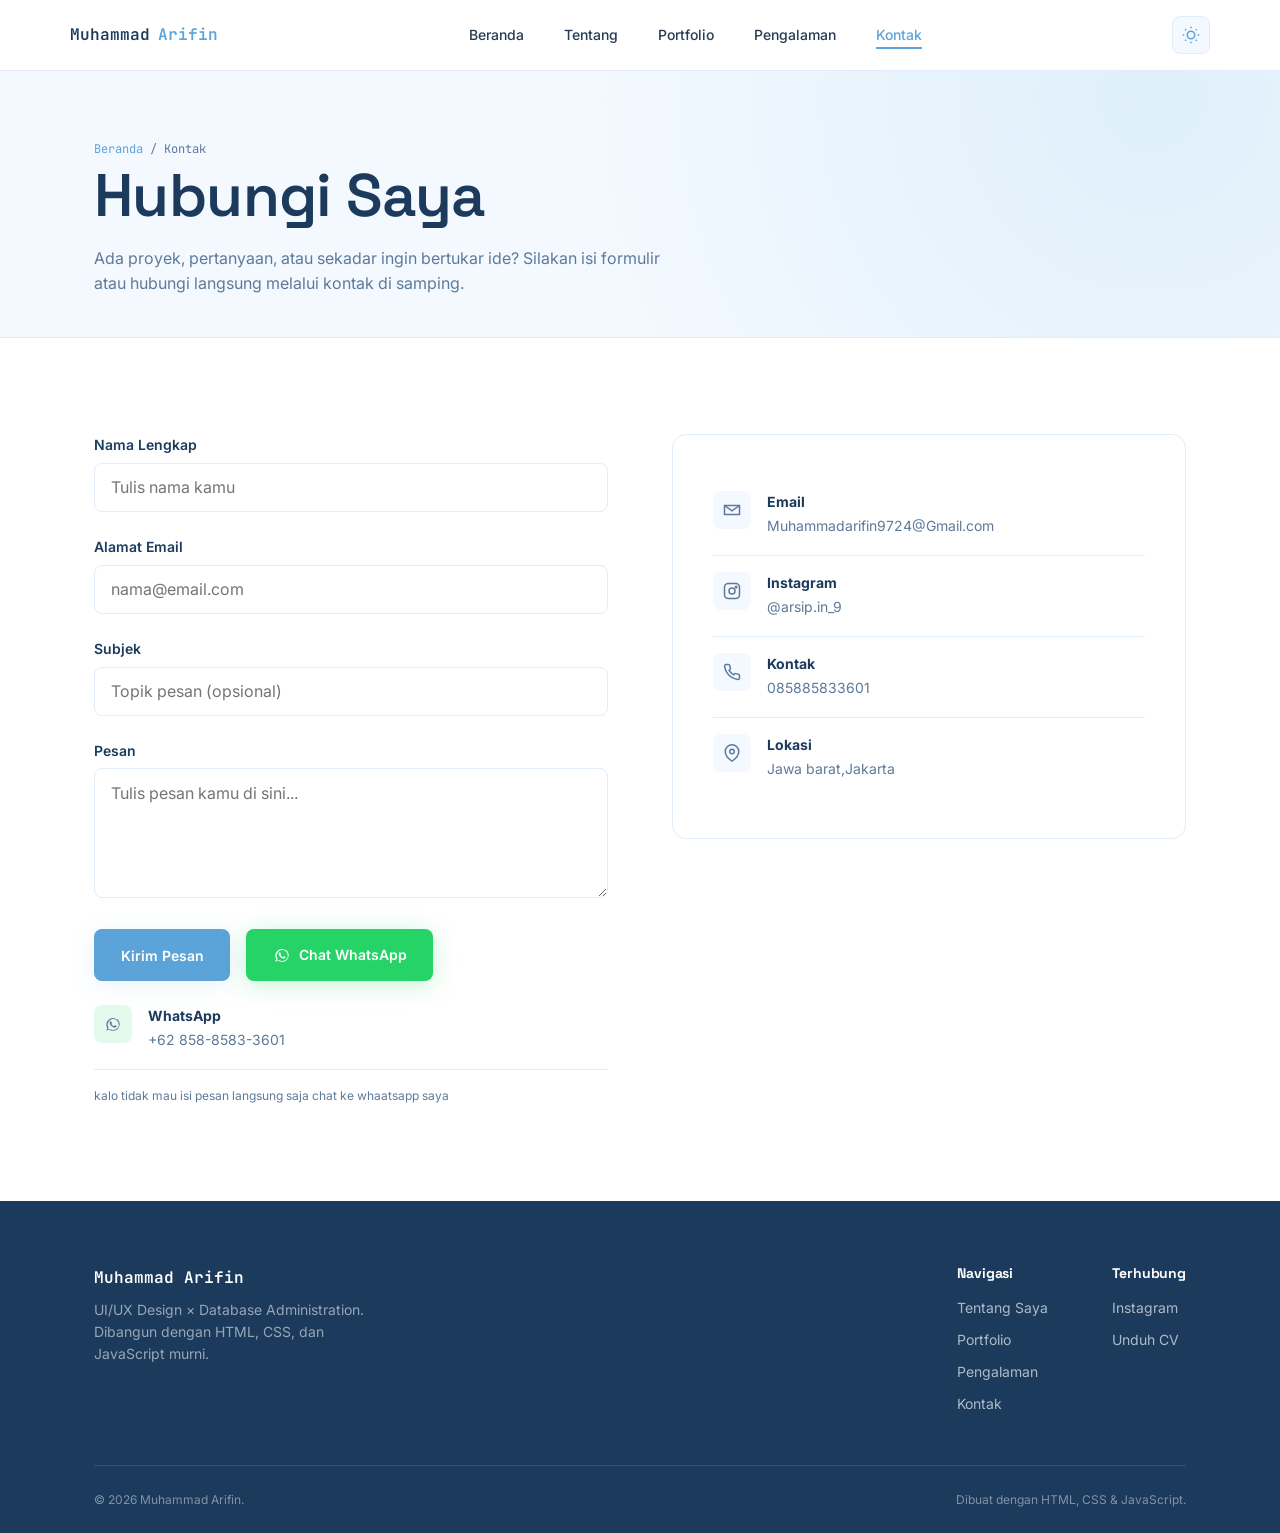
<file: contact.html>
<!DOCTYPE html>
<html lang="id">
<head>
  <meta charset="UTF-8" />
  <meta name="viewport" content="width=device-width, initial-scale=1.0" />
  <title>Kontak — Muhammad Arifin</title>
  <meta name="description" content="Hubungi Muhammad Arifin untuk kolaborasi seputar UI/UX Design dan Database Administration." />

  <link rel="preconnect" href="https://fonts.googleapis.com">
  <link href="https://fonts.googleapis.com/css2?family=Space+Grotesk:wght@500;600;700&family=Inter:wght@400;500;600&family=JetBrains+Mono:wght@400;500;600&display=swap" rel="stylesheet">

  <link rel="stylesheet" href="assets/css/style.css" />
  <link rel="stylesheet" href="assets/css/responsive.css" />
</head>
<body>

  <header class="site-header">
    <nav class="nav container">
      <a href="index.html" class="nav-brand">Muhammad<span class="dot">Arifin</span></a>
      <ul class="nav-links">
        <li><a href="index.html">Beranda</a></li>
        <li><a href="about.html">Tentang</a></li>
        <li><a href="portfolio.html">Portfolio</a></li>
        <li><a href="experience.html">Pengalaman</a></li>
        <li><a href="contact.html" class="active">Kontak</a></li>
      </ul>
     <button class="theme-toggle" id="theme-toggle" aria-label="Ganti tema gelap/terang">
  <svg class="icon-sun" width="18" height="18" viewBox="0 0 24 24" fill="none" stroke="currentColor" stroke-width="2"><circle cx="12" cy="12" r="5"/><path d="M12 1v2M12 21v2M4.22 4.22l1.42 1.42M18.36 18.36l1.42 1.42M1 12h2M21 12h2M4.22 19.78l1.42-1.42M18.36 5.64l1.42-1.42"/></svg>
  <svg class="icon-moon" width="18" height="18" viewBox="0 0 24 24" fill="none" stroke="currentColor" stroke-width="2"><path d="M21 12.79A9 9 0 1 1 11.21 3 7 7 0 0 0 21 12.79z"/></svg>
</button>
<button class="nav-toggle" aria-label="Buka menu" aria-expanded="false">
  <span></span><span></span><span></span>
</button>
    </nav>
  </header>

  <main>
    <div class="page-header">
      <div class="container">
        <span class="breadcrumb"><a href="index.html">Beranda</a> / Kontak</span>
        <h1>Hubungi Saya</h1>
        <p style="max-width: 60ch; margin-top: var(--space-2);">Ada proyek, pertanyaan, atau sekadar ingin bertukar ide? Silakan isi formulir atau hubungi langsung melalui kontak di samping.</p>
      </div>
    </div>

    <section class="section">
      <div class="container form-grid">

        <div class="reveal">
          <form id="contact-form" novalidate>
            <div class="field">
              <label for="name">Nama Lengkap</label>
              <input type="text" id="name" name="name" placeholder="Tulis nama kamu" />
              <span class="field-error"></span>
            </div>

            <div class="field">
              <label for="email">Alamat Email</label>
              <input type="email" id="email" name="email" placeholder="nama@email.com" />
              <span class="field-error"></span>
            </div>

            <div class="field">
              <label for="subject">Subjek</label>
              <input type="text" id="subject" name="subject" placeholder="Topik pesan (opsional)" />
            </div>

            <div class="field">
              <label for="message">Pesan</label>
              <textarea id="message" name="message" rows="5" placeholder="Tulis pesan kamu di sini..."></textarea>
              <span class="field-error"></span>
            </div>

            <div class="form-actions">
  <button type="button" id="gmail-submit-btn" class="btn btn-primary">Kirim Pesan</button>
  <a href="https://wa.me/6285885833601" id="whatsapp-link" class="btn btn-whatsapp" target="_blank" rel="noopener">
    <svg width="18" height="18" viewBox="0 0 24 24" fill="currentColor"><path d="M17.6 6.32A8.86 8.86 0 0 0 12.05 4a8.94 8.94 0 0 0-7.74 13.4L3 21l3.7-1.27a8.93 8.93 0 0 0 4.86 1.42h.01a8.94 8.94 0 0 0 6.03-15.83zm-5.55 13.7a7.42 7.42 0 0 1-3.78-1.04l-.27-.16-2.81.96.94-2.74-.18-.28a7.45 7.45 0 1 1 13.85-3.92 7.4 7.4 0 0 1-7.75 7.18zm4.08-5.57c-.22-.11-1.31-.65-1.51-.72-.2-.08-.35-.11-.5.11-.15.22-.57.72-.7.87-.13.15-.26.16-.48.05a6.1 6.1 0 0 1-1.8-1.11 6.75 6.75 0 0 1-1.24-1.55c-.13-.22-.01-.34.1-.45.1-.1.22-.26.33-.39.11-.13.15-.22.22-.37.07-.15.04-.28-.02-.39-.06-.11-.5-1.21-.69-1.65-.18-.43-.36-.37-.5-.38h-.43c-.15 0-.39.06-.59.28-.2.22-.78.76-.78 1.85s.8 2.14.91 2.29c.11.15 1.57 2.4 3.8 3.36.53.23.94.37 1.27.47.53.17 1.01.14 1.4.09.43-.06 1.31-.53 1.49-1.05.18-.51.18-.95.13-1.04-.05-.1-.2-.16-.42-.27z"/></svg>
    Chat WhatsApp
  </a>
</div>
<div class="contact-info-item">
  <span class="contact-info-icon contact-info-icon--whatsapp">
    <svg width="18" height="18" viewBox="0 0 24 24" fill="currentColor"><path d="M17.6 6.32A8.86 8.86 0 0 0 12.05 4a8.94 8.94 0 0 0-7.74 13.4L3 21l3.7-1.27a8.93 8.93 0 0 0 4.86 1.42h.01a8.94 8.94 0 0 0 6.03-15.83zm-5.55 13.7a7.42 7.42 0 0 1-3.78-1.04l-.27-.16-2.81.96.94-2.74-.18-.28a7.45 7.45 0 1 1 13.85-3.92 7.4 7.4 0 0 1-7.75 7.18zm4.08-5.57c-.22-.11-1.31-.65-1.51-.72-.2-.08-.35-.11-.5.11-.15.22-.57.72-.7.87-.13.15-.26.16-.48.05a6.1 6.1 0 0 1-1.8-1.11 6.75 6.75 0 0 1-1.24-1.55c-.13-.22-.01-.34.1-.45.1-.1.22-.26.33-.39.11-.13.15-.22.22-.37.07-.15.04-.28-.02-.39-.06-.11-.5-1.21-.69-1.65-.18-.43-.36-.37-.5-.38h-.43c-.15 0-.39.06-.59.28-.2.22-.78.76-.78 1.85s.8 2.14.91 2.29c.11.15 1.57 2.4 3.8 3.36.53.23.94.37 1.27.47.53.17 1.01.14 1.4.09.43-.06 1.31-.53 1.49-1.05.18-.51.18-.95.13-1.04-.05-.1-.2-.16-.42-.27z"/></svg>
  </span>
  <div>
    <strong>WhatsApp</strong>
    <a href="#" target="_blank" rel="noopener">+62 858-8583-3601</a>
  </div>
</div>
<div class="form-status" role="status"></div>
<p class="form-hint">kalo tidak mau isi pesan langsung saja chat ke whaatsapp  saya</p>
        </div>

        <div class="reveal">
          <div class="contact-info-card">
            <div class="contact-info-item">
              <span class="contact-info-icon">
                <svg width="18" height="18" viewBox="0 0 24 24" fill="none" stroke="currentColor" stroke-width="2"><path d="M4 4h16v16H4z" opacity="0"/><path d="M22 6l-10 7L2 6"/><path d="M2 6h20v12H2z"/></svg>
              </span>
              <div>
                <strong>Email</strong>
                <a href="mailto:Muhammadarifin9724@Gmail.com">Muhammadarifin9724@Gmail.com</a>
              </div>
            </div>

            <div class="contact-info-item">
              <span class="contact-info-icon">
                <svg width="18" height="18" viewBox="0 0 24 24" fill="none" stroke="currentColor" stroke-width="2"><rect x="2" y="2" width="20" height="20" rx="5"/><circle cx="12" cy="12" r="4"/><circle cx="17.5" cy="6.5" r="1"/></svg>
              </span>
              <div>
                <strong>Instagram</strong>
                <a href="https://instagram.com/arsip.in_9" target="_blank" rel="noopener">@arsip.in_9</a>
              </div>
            </div>

            <div class="contact-info-item">
              <span class="contact-info-icon">
                <svg width="18" height="18" viewBox="0 0 24 24" fill="none" stroke="currentColor" stroke-width="2"><path d="M22 16.92v3a2 2 0 0 1-2.18 2 19.79 19.79 0 0 1-8.63-3.07 19.5 19.5 0 0 1-6-6 19.79 19.79 0 0 1-3.07-8.67A2 2 0 0 1 4.11 2h3a2 2 0 0 1 2 1.72c.13.96.36 1.9.68 2.81a2 2 0 0 1-.45 2.11L8.09 9.91a16 16 0 0 0 6 6l1.27-1.27a2 2 0 0 1 2.11-.45c.91.32 1.85.55 2.81.68A2 2 0 0 1 22 16.92z"/></svg>
              </span>
              <div>
                <strong>Kontak</strong>
                <span>085885833601</span>
              </div>
            </div>

            <div class="contact-info-item">
              <span class="contact-info-icon">
                <svg width="18" height="18" viewBox="0 0 24 24" fill="none" stroke="currentColor" stroke-width="2"><path d="M21 10c0 7-9 13-9 13s-9-6-9-13a9 9 0 0 1 18 0z"/><circle cx="12" cy="10" r="3"/></svg>
              </span>
              <div>
                <strong>Lokasi</strong>
                <span>Jawa barat,Jakarta</span>
              </div>
            </div>
          </div>
        </div>

      </div>
    </section>
  </main>

  <footer class="site-footer">
    <div class="container">
      <div class="footer-inner">
        <div>
          <div class="footer-brand">Muhammad Arifin</div>
          <p class="footer-tagline">UI/UX Design × Database Administration. Dibangun dengan HTML, CSS, dan JavaScript murni.</p>
        </div>
        <div class="footer-links">
          <div class="footer-col">
            <h4>Navigasi</h4>
            <a href="about.html">Tentang Saya</a>
            <a href="portfolio.html">Portfolio</a>
            <a href="experience.html">Pengalaman</a>
            <a href="contact.html">Kontak</a>
          </div>
          <div class="footer-col">
            <h4>Terhubung</h4>
            <a href="https://instagram.com/arsip.in_9" target="_blank" rel="noopener">Instagram</a>
            <a href="assets/documents/CV.pdf" download>Unduh CV</a>
          </div>
        </div>
      </div>
      <div class="footer-bottom">
        <span>&copy; <span id="current-year"></span> Muhammad Arifin.</span>
        <span>Dibuat dengan HTML, CSS &amp; JavaScript.</span>
      </div>
    </div>
  </footer>

  <button class="back-to-top" aria-label="Kembali ke atas">
    <svg width="18" height="18" viewBox="0 0 24 24" fill="none" stroke="currentColor" stroke-width="2"><path d="M12 19V5M5 12l7-7 7 7"/></svg>
  </button>

  <script src="assets/js/script.js"></script>
</body>
</html>
</file>
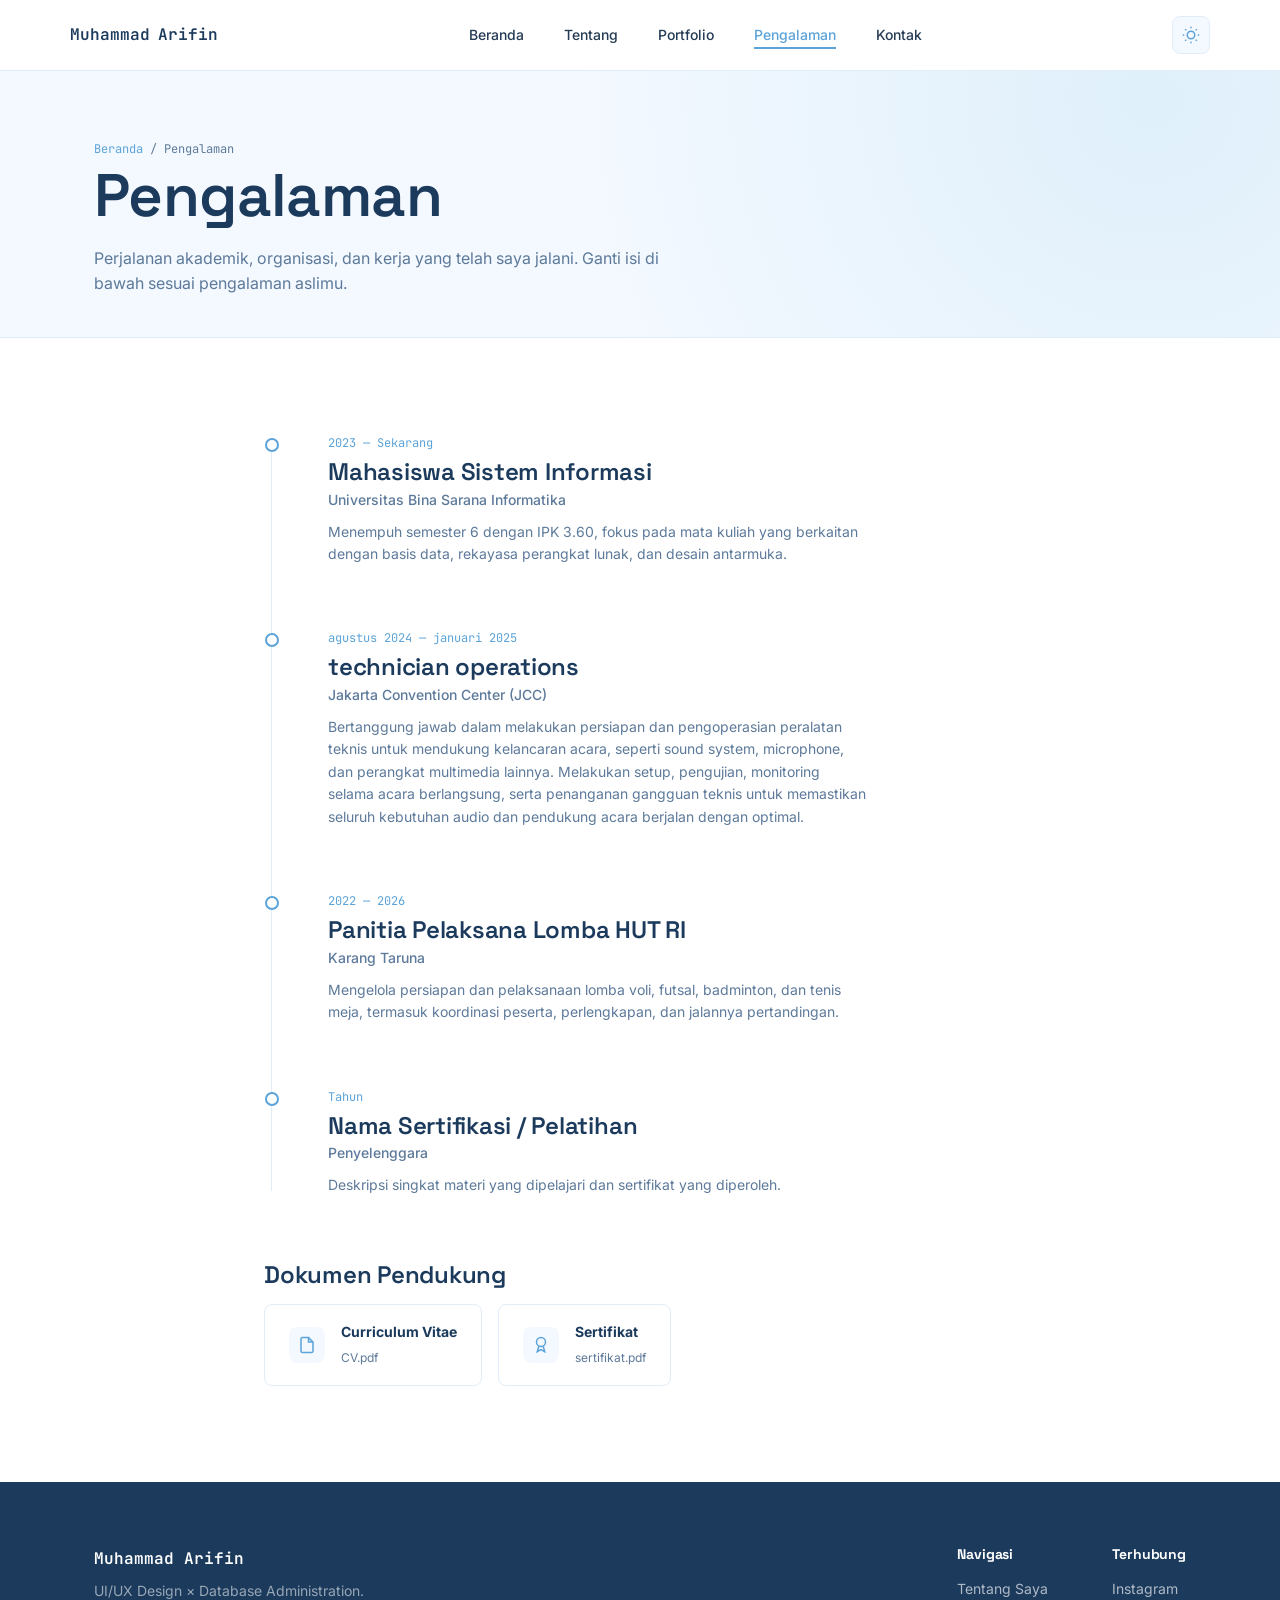
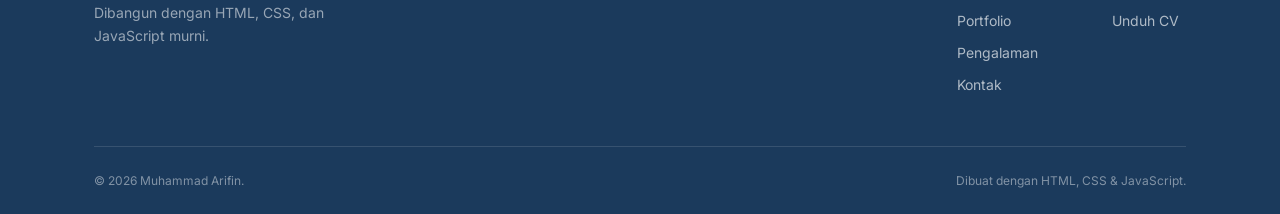
<file: experience.html>
<!DOCTYPE html>
<html lang="id">
<head>
  <meta charset="UTF-8" />
  <meta name="viewport" content="width=device-width, initial-scale=1.0" />
  <title>Pengalaman — Muhammad Arifin</title>
  <meta name="description" content="Pengalaman kerja dan organisasi Muhammad Arifin." />

  <link rel="preconnect" href="https://fonts.googleapis.com">
  <link href="https://fonts.googleapis.com/css2?family=Space+Grotesk:wght@500;600;700&family=Inter:wght@400;500;600&family=JetBrains+Mono:wght@400;500;600&display=swap" rel="stylesheet">

  <link rel="stylesheet" href="assets/css/style.css" />
  <link rel="stylesheet" href="assets/css/responsive.css" />
</head>
<body>

  <header class="site-header">
    <nav class="nav container">
      <a href="index.html" class="nav-brand">Muhammad<span class=span>Arifin</a>
      <ul class="nav-links">
        <li><a href="index.html">Beranda</a></li>
        <li><a href="about.html">Tentang</a></li>
        <li><a href="portfolio.html">Portfolio</a></li>
        <li><a href="experience.html" class="active">Pengalaman</a></li>
        <li><a href="contact.html">Kontak</a></li>
      </ul>
      <button class="theme-toggle" id="theme-toggle" aria-label="Ganti tema gelap/terang">
  <svg class="icon-sun" width="18" height="18" viewBox="0 0 24 24" fill="none" stroke="currentColor" stroke-width="2"><circle cx="12" cy="12" r="5"/><path d="M12 1v2M12 21v2M4.22 4.22l1.42 1.42M18.36 18.36l1.42 1.42M1 12h2M21 12h2M4.22 19.78l1.42-1.42M18.36 5.64l1.42-1.42"/></svg>
  <svg class="icon-moon" width="18" height="18" viewBox="0 0 24 24" fill="none" stroke="currentColor" stroke-width="2"><path d="M21 12.79A9 9 0 1 1 11.21 3 7 7 0 0 0 21 12.79z"/></svg>
</button>
<button class="nav-toggle" aria-label="Buka menu" aria-expanded="false">
  <span></span><span></span><span></span>
</button>
    </nav>
  </header>

  <main>
    <div class="page-header">
      <div class="container">
        <span class="breadcrumb"><a href="index.html">Beranda</a> / Pengalaman</span>
        <h1>Pengalaman</h1>
        <p style="max-width: 60ch; margin-top: var(--space-2);">Perjalanan akademik, organisasi, dan kerja yang telah saya jalani. Ganti isi di bawah sesuai pengalaman aslimu.</p>
      </div>
    </div>

    <section class="section">
      <div class="container" style="max-width: 800px;">
        <div class="timeline">

          <div class="timeline-item reveal">
            <span class="timeline-marker"></span>
            <span class="timeline-period">2023 — Sekarang</span>
            <h3>Mahasiswa Sistem Informasi</h3>
            <p class="timeline-org">Universitas Bina Sarana Informatika</p>
            <p class="timeline-desc">Menempuh semester 6 dengan IPK 3.60, fokus pada mata kuliah yang berkaitan dengan basis data, rekayasa perangkat lunak, dan desain antarmuka.</p>
          </div>

          <div class="timeline-item reveal">
            <span class="timeline-marker"></span>
            <span class="timeline-period">agustus 2024 — januari 2025</span>
            <h3>technician operations</h3>
            <p class="timeline-org">Jakarta Convention Center (JCC)</p>
            <p class="timeline-desc">Bertanggung jawab dalam melakukan persiapan dan pengoperasian peralatan teknis untuk mendukung kelancaran acara, seperti sound system, microphone, dan perangkat multimedia lainnya. Melakukan setup, pengujian, monitoring selama acara berlangsung, serta penanganan gangguan teknis untuk memastikan seluruh kebutuhan audio dan pendukung acara berjalan dengan optimal.</p>
          </div>

          <div class="timeline-item reveal">
            <span class="timeline-marker"></span>
            <span class="timeline-period">2022 — 2026</span>
            <h3>Panitia Pelaksana Lomba HUT RI</h3>
            <p class="timeline-org">Karang Taruna</p>
            <p class="timeline-desc">Mengelola persiapan dan pelaksanaan lomba voli, futsal, badminton, dan tenis meja, termasuk koordinasi peserta, perlengkapan, dan jalannya pertandingan.</p>
          </div>

          <div class="timeline-item reveal">
            <span class="timeline-marker"></span>
            <span class="timeline-period">Tahun</span>
            <h3>Nama Sertifikasi / Pelatihan</h3>
            <p class="timeline-org">Penyelenggara</p>
            <p class="timeline-desc">Deskripsi singkat materi yang dipelajari dan sertifikat yang diperoleh.</p>
          </div>

        </div>

        <div class="reveal" style="margin-top: var(--space-5);">
          <h3 style="margin-bottom: var(--space-2);">Dokumen Pendukung</h3>
          <div style="display:flex; gap: var(--space-2); flex-wrap: wrap;">
            <a href="assets/documents/CV.pdf" class="doc-card" download>
              <span class="doc-card-icon">
                <svg width="18" height="18" viewBox="0 0 24 24" fill="none" stroke="currentColor" stroke-width="2"><path d="M14 2H6a2 2 0 0 0-2 2v16a2 2 0 0 0 2 2h12a2 2 0 0 0 2-2V8z"/><path d="M14 2v6h6"/></svg>
              </span>
              <span class="doc-card-text">
                <strong>Curriculum Vitae</strong>
                <span>CV.pdf</span>
              </span>
            </a>
            <a href="assets/documents/sertifikat.pdf" class="doc-card" download>
              <span class="doc-card-icon">
                <svg width="18" height="18" viewBox="0 0 24 24" fill="none" stroke="currentColor" stroke-width="2"><circle cx="12" cy="8" r="6"/><path d="M9 14l-2 7 5-3 5 3-2-7"/></svg>
              </span>
              <span class="doc-card-text">
                <strong>Sertifikat</strong>
                <span>sertifikat.pdf</span>
              </span>
            </a>
          </div>
        </div>
      </div>
    </section>
  </main>

  <footer class="site-footer">
    <div class="container">
      <div class="footer-inner">
        <div>
          <div class="footer-brand">Muhammad Arifin</div>
          <p class="footer-tagline">UI/UX Design × Database Administration. Dibangun dengan HTML, CSS, dan JavaScript murni.</p>
        </div>
        <div class="footer-links">
          <div class="footer-col">
            <h4>Navigasi</h4>
            <a href="about.html">Tentang Saya</a>
            <a href="portfolio.html">Portfolio</a>
            <a href="experience.html">Pengalaman</a>
            <a href="contact.html">Kontak</a>
          </div>
          <div class="footer-col">
            <h4>Terhubung</h4>
            <a href="https://instagram.com/arsip.in_9" target="_blank" rel="noopener">Instagram</a>
            <a href="assets/documents/CV.pdf" download>Unduh CV</a>
          </div>
        </div>
      </div>
      <div class="footer-bottom">
        <span>&copy; <span id="current-year"></span> Muhammad Arifin.</span>
        <span>Dibuat dengan HTML, CSS &amp; JavaScript.</span>
      </div>
    </div>
  </footer>

  <button class="back-to-top" aria-label="Kembali ke atas">
    <svg width="18" height="18" viewBox="0 0 24 24" fill="none" stroke="currentColor" stroke-width="2"><path d="M12 19V5M5 12l7-7 7 7"/></svg>
  </button>

  <script src="assets/js/script.js"></script>
</body>
</html>
</file>
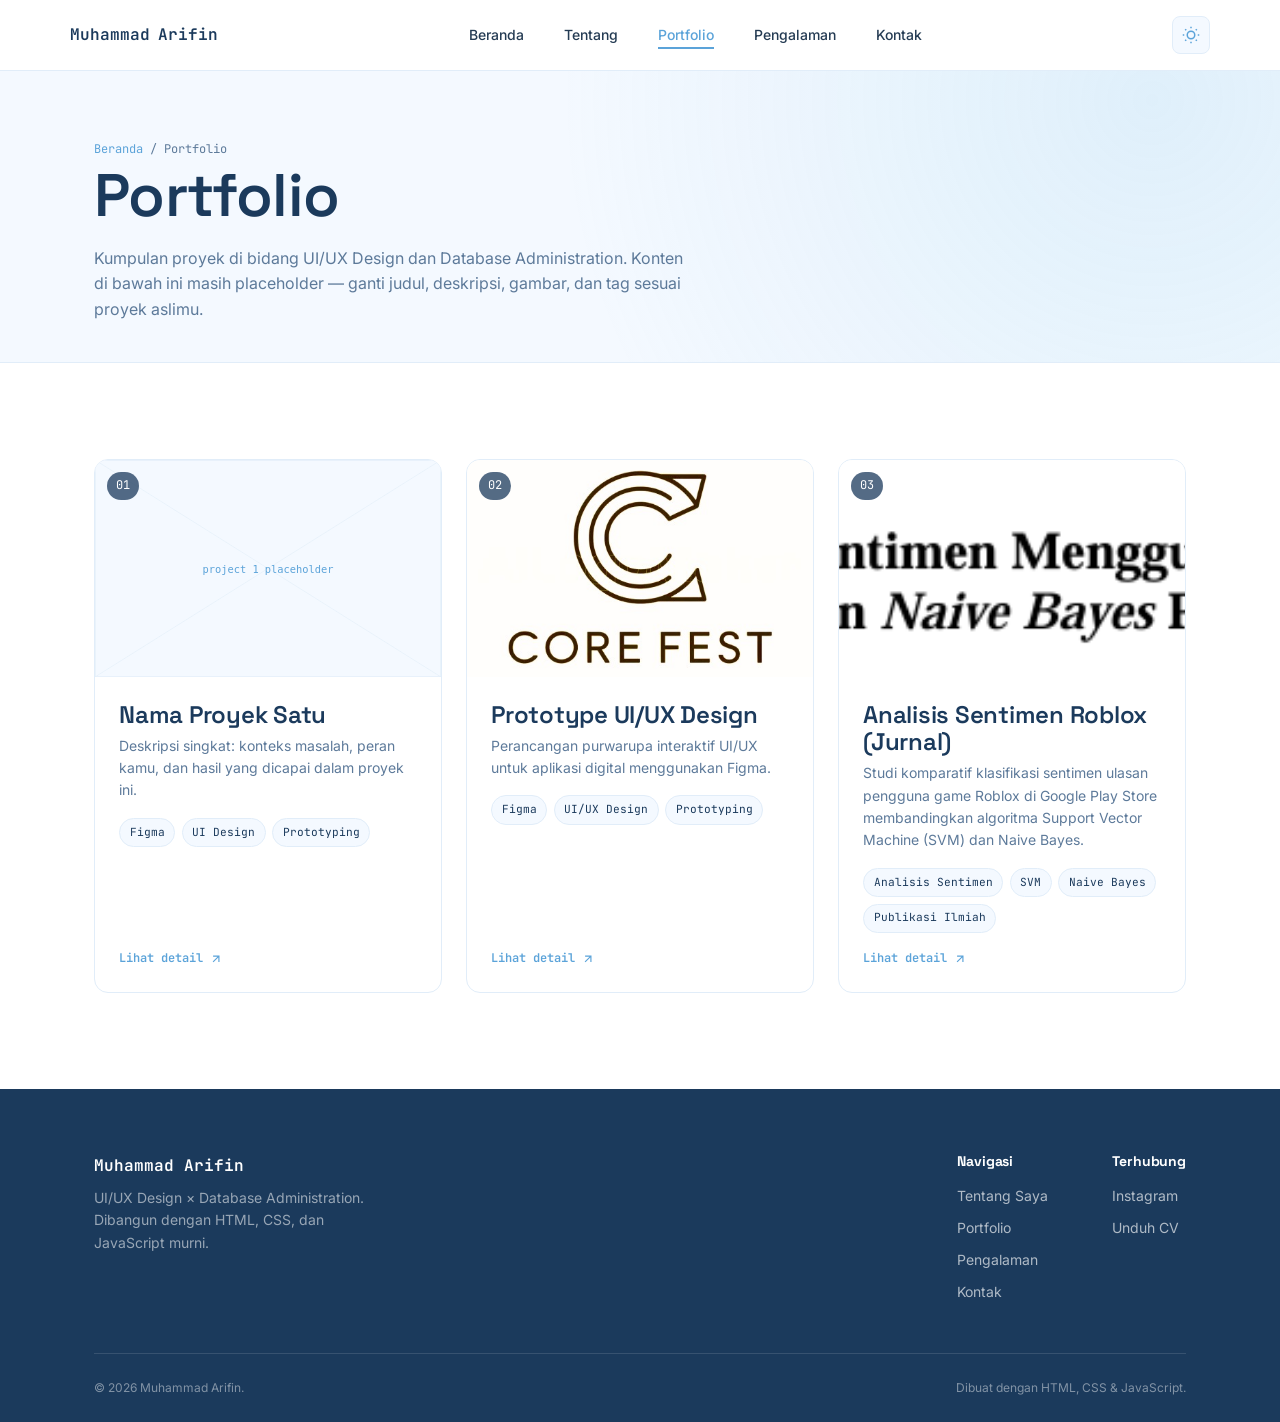
<file: portfolio.html>
<!DOCTYPE html>
<html lang="id">
<head>
  <meta charset="UTF-8" />
  <meta name="viewport" content="width=device-width, initial-scale=1.0" />
  <title>Portfolio — Muhammad Arifin</title>
  <meta name="description" content="Kumpulan proyek UI/UX Design dan Database Administration oleh Muhammad Arifin." />

  <link rel="preconnect" href="https://fonts.googleapis.com">
  <link href="https://fonts.googleapis.com/css2?family=Space+Grotesk:wght@500;600;700&family=Inter:wght@400;500;600&family=JetBrains+Mono:wght@400;500;600&display=swap" rel="stylesheet">

  <link rel="stylesheet" href="assets/css/style.css" />
  <link rel="stylesheet" href="assets/css/responsive.css" />
</head>
<body>

  <header class="site-header">
    <nav class="nav container">
      <a href="index.html" class="nav-brand">Muhammad<span class=span>Arifin</a>
      <ul class="nav-links">
        <li><a href="index.html">Beranda</a></li>
        <li><a href="about.html">Tentang</a></li>
        <li><a href="portfolio.html" class="active">Portfolio</a></li>
        <li><a href="experience.html">Pengalaman</a></li>
        <li><a href="contact.html">Kontak</a></li>
      </ul>
      <button class="theme-toggle" id="theme-toggle" aria-label="Ganti tema gelap/terang">
  <svg class="icon-sun" width="18" height="18" viewBox="0 0 24 24" fill="none" stroke="currentColor" stroke-width="2"><circle cx="12" cy="12" r="5"/><path d="M12 1v2M12 21v2M4.22 4.22l1.42 1.42M18.36 18.36l1.42 1.42M1 12h2M21 12h2M4.22 19.78l1.42-1.42M18.36 5.64l1.42-1.42"/></svg>
  <svg class="icon-moon" width="18" height="18" viewBox="0 0 24 24" fill="none" stroke="currentColor" stroke-width="2"><path d="M21 12.79A9 9 0 1 1 11.21 3 7 7 0 0 0 21 12.79z"/></svg>
</button>
<button class="nav-toggle" aria-label="Buka menu" aria-expanded="false">
  <span></span><span></span><span></span>
</button>
    </nav>
  </header>

  <main>
    <div class="page-header">
      <div class="container">
        <span class="breadcrumb"><a href="index.html">Beranda</a> / Portfolio</span>
        <h1>Portfolio</h1>
        <p style="max-width: 60ch; margin-top: var(--space-2);">Kumpulan proyek di bidang UI/UX Design dan Database Administration. Konten di bawah ini masih placeholder — ganti judul, deskripsi, gambar, dan tag sesuai proyek aslimu.</p>
      </div>
    </div>

    <section class="section">
      <div class="container">
        <div class="project-grid">

          <article class="project-card reveal">
            <div class="project-thumb">
              <span class="project-index">01</span>
              <img src="assets/images/project1.jpg.svg" alt="Thumbnail proyek 1" />
            </div>
            <div class="project-body">
              <h3>Nama Proyek Satu</h3>
              <p>Deskripsi singkat: konteks masalah, peran kamu, dan hasil yang dicapai dalam proyek ini.</p>
              <div class="project-tags">
                <span class="tag">Figma</span><span class="tag">UI Design</span><span class="tag">Prototyping</span>
              </div>
              <a href="pages/project-detail1.html" class="project-link">
                Lihat detail
                <svg width="14" height="14" viewBox="0 0 24 24" fill="none" stroke="currentColor" stroke-width="2"><path d="M7 17L17 7M7 7h10v10"/></svg>
              </a>
            </div>
          </article>

          <article class="project-card reveal">
            <div class="project-thumb">
              <span class="project-index">02</span>
              <img src="assets/images/figma_prototype.jpeg" alt="Thumbnail Prototype UI/UX Design" />
            </div>
            <div class="project-body">
              <h3>Prototype UI/UX Design</h3>
              <p>Perancangan purwarupa interaktif UI/UX untuk aplikasi digital menggunakan Figma.</p>
              <div class="project-tags">
                <span class="tag">Figma</span><span class="tag">UI/UX Design</span><span class="tag">Prototyping</span>
              </div>
              <a href="pages/project-detail2.html" class="project-link">
                Lihat detail
                <svg width="14" height="14" viewBox="0 0 24 24" fill="none" stroke="currentColor" stroke-width="2"><path d="M7 17L17 7M7 7h10v10"/></svg>
              </a>
            </div>
          </article>

          <article class="project-card reveal">
            <div class="project-thumb">
              <span class="project-index">03</span>
              <img src="assets/images/roblox_journal.png" alt="Thumbnail Analisis Sentimen Roblox" />
            </div>
            <div class="project-body">
              <h3>Analisis Sentimen Roblox (Jurnal)</h3>
              <p>Studi komparatif klasifikasi sentimen ulasan pengguna game Roblox di Google Play Store membandingkan algoritma Support Vector Machine (SVM) dan Naive Bayes.</p>
              <div class="project-tags">
                <span class="tag">Analisis Sentimen</span><span class="tag">SVM</span><span class="tag">Naive Bayes</span><span class="tag">Publikasi Ilmiah</span>
              </div>
              <a href="pages/project-detail3.html" class="project-link">
                Lihat detail
                <svg width="14" height="14" viewBox="0 0 24 24" fill="none" stroke="currentColor" stroke-width="2"><path d="M7 17L17 7M7 7h10v10"/></svg>
              </a>
            </div>
          </article>

          <!-- Tambah project-card baru di sini dengan pola yang sama -->

        </div>
      </div>
    </section>
  </main>

  <footer class="site-footer">
    <div class="container">
      <div class="footer-inner">
        <div>
          <div class="footer-brand">Muhammad Arifin</div>
          <p class="footer-tagline">UI/UX Design × Database Administration. Dibangun dengan HTML, CSS, dan JavaScript murni.</p>
        </div>
        <div class="footer-links">
          <div class="footer-col">
            <h4>Navigasi</h4>
            <a href="about.html">Tentang Saya</a>
            <a href="portfolio.html">Portfolio</a>
            <a href="experience.html">Pengalaman</a>
            <a href="contact.html">Kontak</a>
          </div>
          <div class="footer-col">
            <h4>Terhubung</h4>
            <a href="https://instagram.com/arsip.in_9" target="_blank" rel="noopener">Instagram</a>
            <a href="assets/documents/CV.pdf" download>Unduh CV</a>
          </div>
        </div>
      </div>
      <div class="footer-bottom">
        <span>&copy; <span id="current-year"></span> Muhammad Arifin.</span>
        <span>Dibuat dengan HTML, CSS &amp; JavaScript.</span>
      </div>
    </div>
  </footer>

  <button class="back-to-top" aria-label="Kembali ke atas">
    <svg width="18" height="18" viewBox="0 0 24 24" fill="none" stroke="currentColor" stroke-width="2"><path d="M12 19V5M5 12l7-7 7 7"/></svg>
  </button>

  <script src="assets/js/script.js"></script>
</body>
</html>
</file>
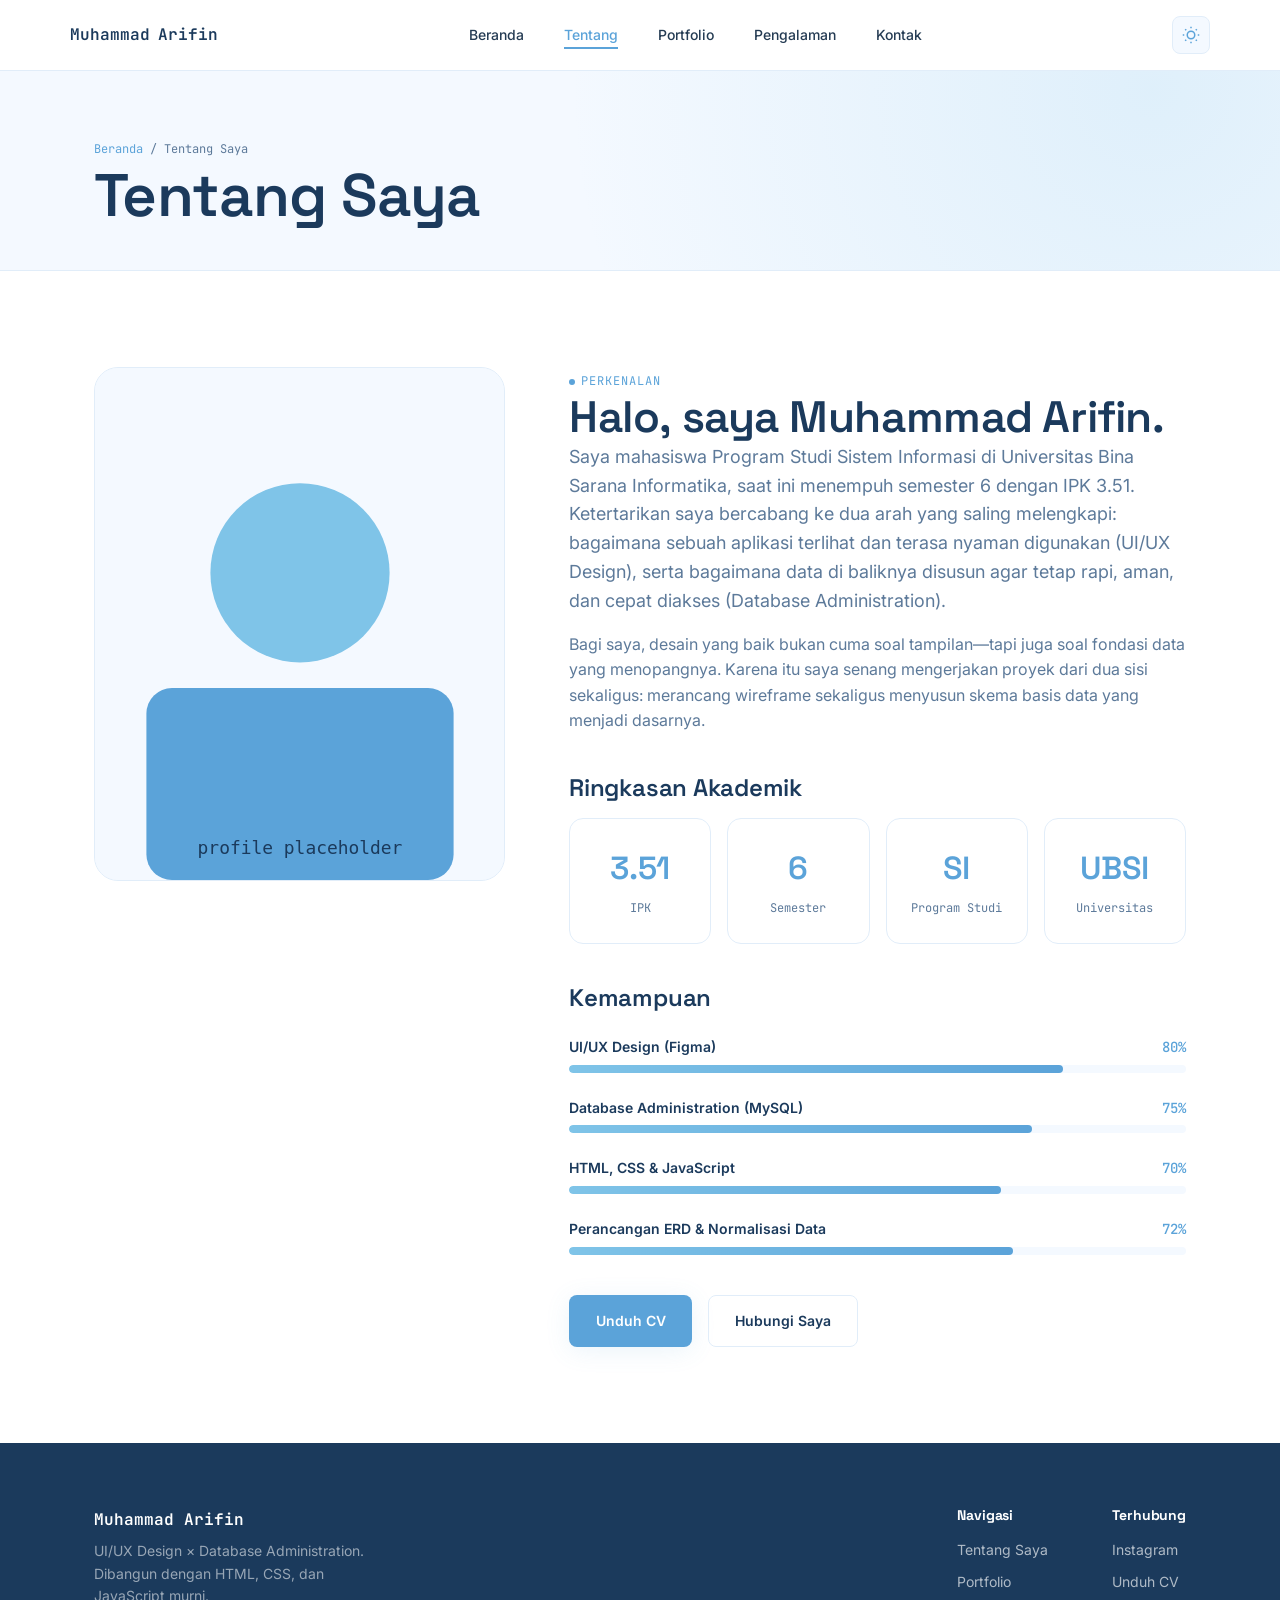
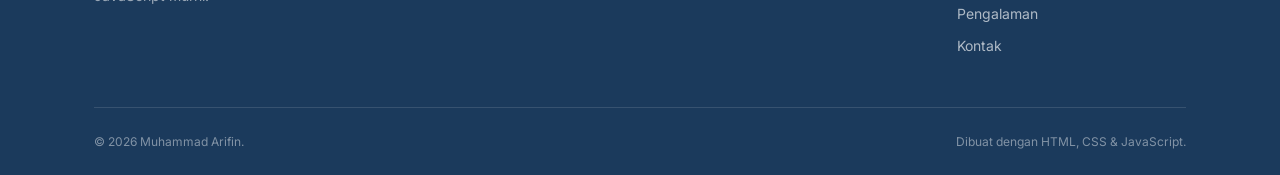
<file: e-portfolio/about.html>
<!DOCTYPE html>
<html lang="id">
<head>
  <meta charset="UTF-8" />
  <meta name="viewport" content="width=device-width, initial-scale=1.0" />
  <title>Tentang Saya — Muhammad Arifin</title>
  <meta name="description" content="Profil Muhammad Arifin, mahasiswa Sistem Informasi UBSI dengan minat di UI/UX Design dan Database Administration." />

  <link rel="preconnect" href="https://fonts.googleapis.com">
  <link href="https://fonts.googleapis.com/css2?family=Space+Grotesk:wght@500;600;700&family=Inter:wght@400;500;600&family=JetBrains+Mono:wght@400;500;600&display=swap" rel="stylesheet">

  <link rel="stylesheet" href="assets/css/style.css" />
  <link rel="stylesheet" href="assets/css/responsive.css" />
</head>
<body>

  <header class="site-header">
    <nav class="nav container">
      <a href="index.html" class="nav-brand">Muhammad<span class=span>Arifin</a>
      <ul class="nav-links">
        <li><a href="index.html">Beranda</a></li>
        <li><a href="about.html" class="active">Tentang</a></li>
        <li><a href="portfolio.html">Portfolio</a></li>
        <li><a href="experience.html">Pengalaman</a></li>
        <li><a href="contact.html">Kontak</a></li>
      </ul>
      <button class="theme-toggle" id="theme-toggle" aria-label="Ganti tema gelap/terang">
  <svg class="icon-sun" width="18" height="18" viewBox="0 0 24 24" fill="none" stroke="currentColor" stroke-width="2"><circle cx="12" cy="12" r="5"/><path d="M12 1v2M12 21v2M4.22 4.22l1.42 1.42M18.36 18.36l1.42 1.42M1 12h2M21 12h2M4.22 19.78l1.42-1.42M18.36 5.64l1.42-1.42"/></svg>
  <svg class="icon-moon" width="18" height="18" viewBox="0 0 24 24" fill="none" stroke="currentColor" stroke-width="2"><path d="M21 12.79A9 9 0 1 1 11.21 3 7 7 0 0 0 21 12.79z"/></svg>
</button>
<button class="nav-toggle" aria-label="Buka menu" aria-expanded="false">
  <span></span><span></span><span></span>
</button>
    </nav>
  </header>

  <main>
    <div class="page-header">
      <div class="container">
        <span class="breadcrumb"><a href="index.html">Beranda</a> / Tentang Saya</span>
        <h1>Tentang Saya</h1>
      </div>
    </div>

    <section class="section">
      <div class="container about-grid">
        <div class="about-photo reveal">
          <img src="assets/images/profile.jpg.svg" alt="Foto profil Muhammad Arifin" />
        </div>

        <div class="about-content">
          <span class="eyebrow reveal">perkenalan</span>
          <h2 class="reveal">Halo, saya Muhammad Arifin.</h2>
          <p class="reveal" style="margin-bottom: var(--space-2); font-size: var(--fs-md);">
            Saya mahasiswa Program Studi Sistem Informasi di Universitas Bina Sarana Informatika,
            saat ini menempuh semester 6 dengan IPK 3.51. Ketertarikan saya bercabang ke dua arah yang
            saling melengkapi: bagaimana sebuah aplikasi terlihat dan terasa nyaman digunakan (UI/UX Design),
            serta bagaimana data di baliknya disusun agar tetap rapi, aman, dan cepat diakses (Database Administration).
          </p>
          <p class="reveal" style="margin-bottom: var(--space-4);">
            Bagi saya, desain yang baik bukan cuma soal tampilan—tapi juga soal fondasi data yang menopangnya.
            Karena itu saya senang mengerjakan proyek dari dua sisi sekaligus: merancang wireframe sekaligus
            menyusun skema basis data yang menjadi dasarnya.
          </p>

          <div class="reveal" style="margin-bottom: var(--space-4);">
            <h3 style="margin-bottom: var(--space-2);">Ringkasan Akademik</h3>
            <div class="stats-strip">
              <div class="stat-block">
                <span class="stat-value">3.51</span>
                <span class="stat-label">IPK</span>
              </div>
              <div class="stat-block">
                <span class="stat-value">6</span>
                <span class="stat-label">Semester</span>
              </div>
              <div class="stat-block">
                <span class="stat-value">SI</span>
                <span class="stat-label">Program Studi</span>
              </div>
              <div class="stat-block">
                <span class="stat-value">UBSI</span>
                <span class="stat-label">Universitas</span>
              </div>
            </div>
          </div>

          <div class="reveal">
            <h3 style="margin-bottom: var(--space-3);">Kemampuan</h3>

            <div class="skill-bar-group">
              <div class="skill-bar-label"><span>UI/UX Design (Figma)</span><span>80%</span></div>
              <div class="skill-bar-track"><div class="skill-bar-fill" data-level="80"></div></div>
            </div>
            <div class="skill-bar-group">
              <div class="skill-bar-label"><span>Database Administration (MySQL)</span><span>75%</span></div>
              <div class="skill-bar-track"><div class="skill-bar-fill" data-level="75"></div></div>
            </div>
            <div class="skill-bar-group">
              <div class="skill-bar-label"><span>HTML, CSS &amp; JavaScript</span><span>70%</span></div>
              <div class="skill-bar-track"><div class="skill-bar-fill" data-level="70"></div></div>
            </div>
            <div class="skill-bar-group">
              <div class="skill-bar-label"><span>Perancangan ERD &amp; Normalisasi Data</span><span>72%</span></div>
              <div class="skill-bar-track"><div class="skill-bar-fill" data-level="72"></div></div>
            </div>
          </div>

          <div class="reveal" style="margin-top: var(--space-4); display:flex; gap: var(--space-2); flex-wrap: wrap;">
            <a href="assets/documents/CV.pdf" class="btn btn-primary" download>Unduh CV</a>
            <a href="contact.html" class="btn btn-outline">Hubungi Saya</a>
          </div>
        </div>
      </div>
    </section>
  </main>

  <footer class="site-footer">
    <div class="container">
      <div class="footer-inner">
        <div>
          <div class="footer-brand">Muhammad Arifin</div>
          <p class="footer-tagline">UI/UX Design × Database Administration. Dibangun dengan HTML, CSS, dan JavaScript murni.</p>
        </div>
        <div class="footer-links">
          <div class="footer-col">
            <h4>Navigasi</h4>
            <a href="about.html">Tentang Saya</a>
            <a href="portfolio.html">Portfolio</a>
            <a href="experience.html">Pengalaman</a>
            <a href="contact.html">Kontak</a>
          </div>
          <div class="footer-col">
            <h4>Terhubung</h4>
            <a href="https://instagram.com/arsip.in_9" target="_blank" rel="noopener">Instagram</a>
            <a href="assets/documents/CV.pdf" download>Unduh CV</a>
          </div>
        </div>
      </div>
      <div class="footer-bottom">
        <span>&copy; <span id="current-year"></span> Muhammad Arifin.</span>
        <span>Dibuat dengan HTML, CSS &amp; JavaScript.</span>
      </div>
    </div>
  </footer>

  <button class="back-to-top" aria-label="Kembali ke atas">
    <svg width="18" height="18" viewBox="0 0 24 24" fill="none" stroke="currentColor" stroke-width="2"><path d="M12 19V5M5 12l7-7 7 7"/></svg>
  </button>

  <script src="assets/js/script.js"></script>
</body>
</html>
</file>
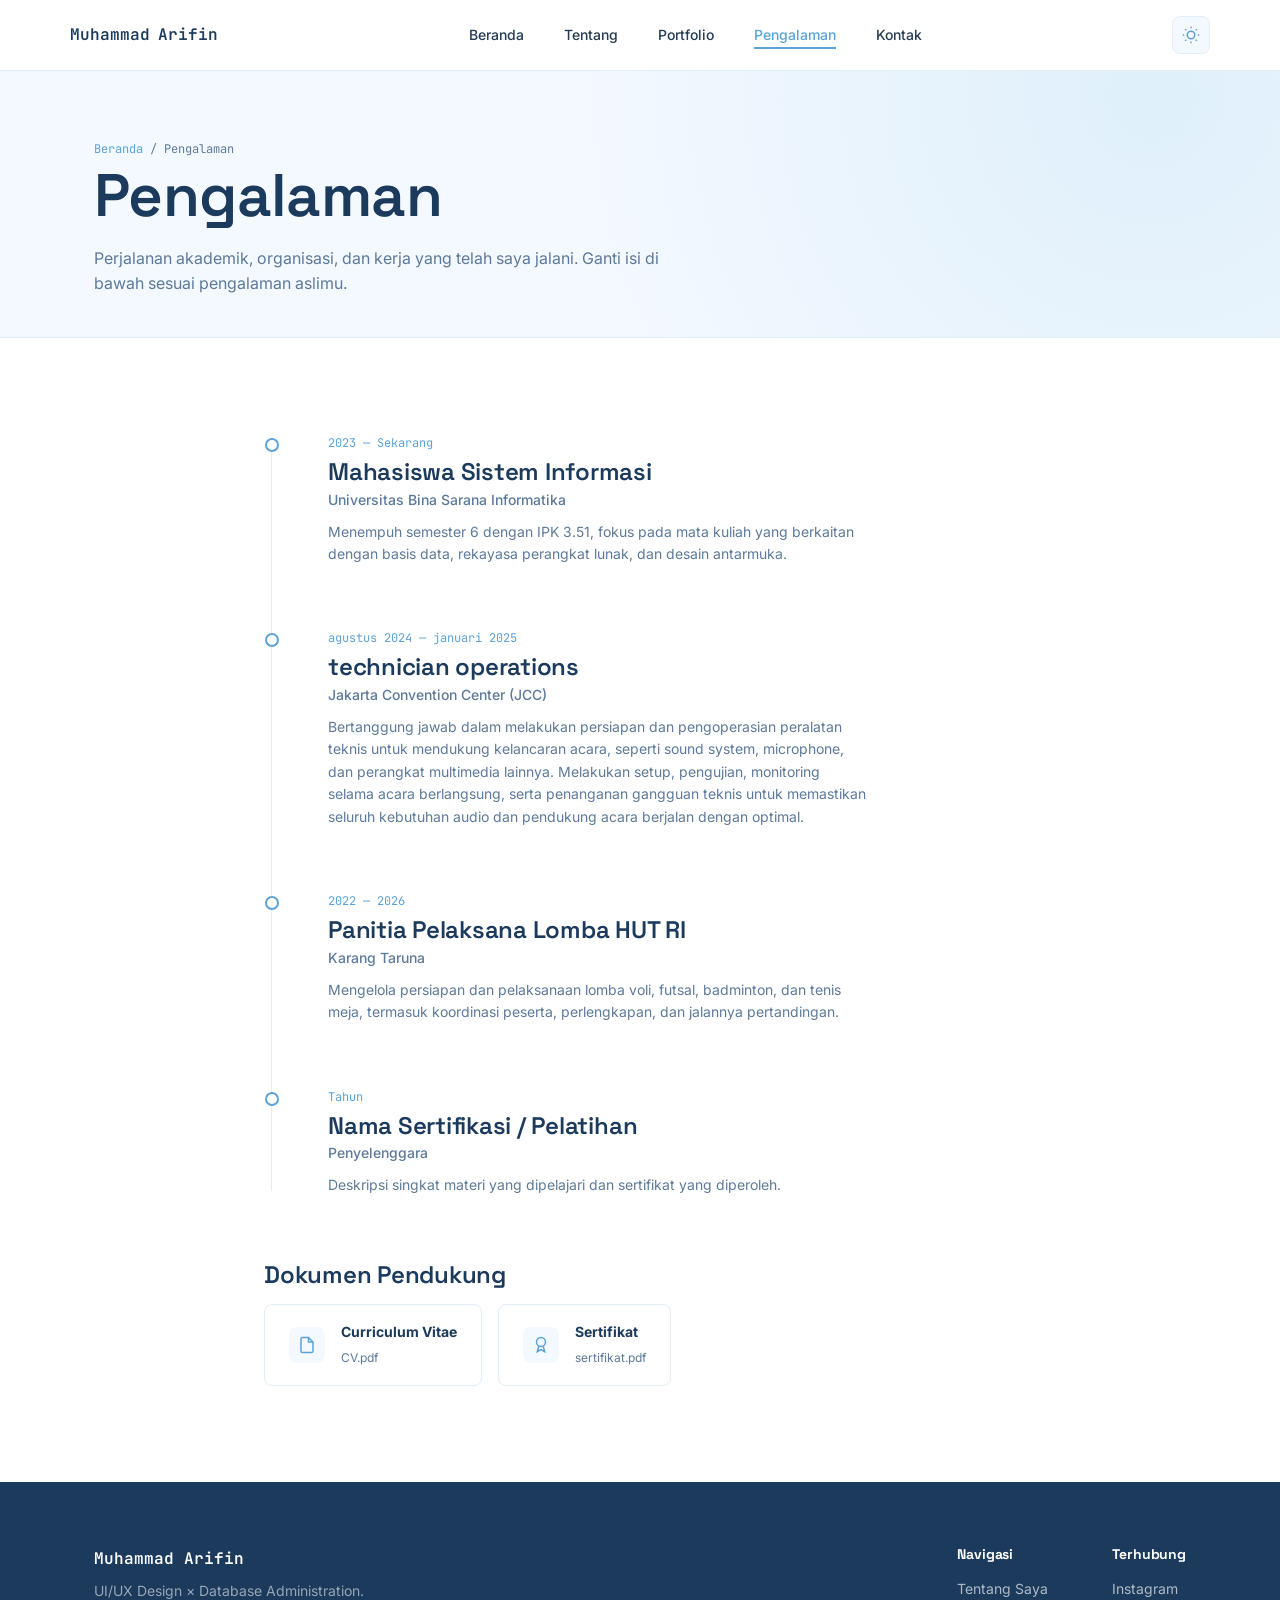
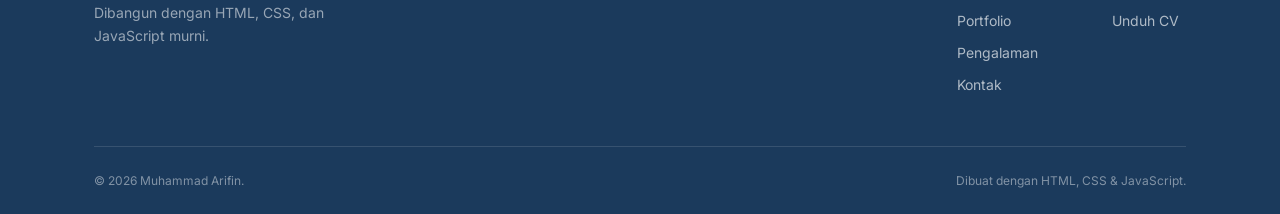
<file: e-portfolio/experience.html>
<!DOCTYPE html>
<html lang="id">
<head>
  <meta charset="UTF-8" />
  <meta name="viewport" content="width=device-width, initial-scale=1.0" />
  <title>Pengalaman — Muhammad Arifin</title>
  <meta name="description" content="Pengalaman kerja dan organisasi Muhammad Arifin." />

  <link rel="preconnect" href="https://fonts.googleapis.com">
  <link href="https://fonts.googleapis.com/css2?family=Space+Grotesk:wght@500;600;700&family=Inter:wght@400;500;600&family=JetBrains+Mono:wght@400;500;600&display=swap" rel="stylesheet">

  <link rel="stylesheet" href="assets/css/style.css" />
  <link rel="stylesheet" href="assets/css/responsive.css" />
</head>
<body>

  <header class="site-header">
    <nav class="nav container">
      <a href="index.html" class="nav-brand">Muhammad<span class=span>Arifin</a>
      <ul class="nav-links">
        <li><a href="index.html">Beranda</a></li>
        <li><a href="about.html">Tentang</a></li>
        <li><a href="portfolio.html">Portfolio</a></li>
        <li><a href="experience.html" class="active">Pengalaman</a></li>
        <li><a href="contact.html">Kontak</a></li>
      </ul>
      <button class="theme-toggle" id="theme-toggle" aria-label="Ganti tema gelap/terang">
  <svg class="icon-sun" width="18" height="18" viewBox="0 0 24 24" fill="none" stroke="currentColor" stroke-width="2"><circle cx="12" cy="12" r="5"/><path d="M12 1v2M12 21v2M4.22 4.22l1.42 1.42M18.36 18.36l1.42 1.42M1 12h2M21 12h2M4.22 19.78l1.42-1.42M18.36 5.64l1.42-1.42"/></svg>
  <svg class="icon-moon" width="18" height="18" viewBox="0 0 24 24" fill="none" stroke="currentColor" stroke-width="2"><path d="M21 12.79A9 9 0 1 1 11.21 3 7 7 0 0 0 21 12.79z"/></svg>
</button>
<button class="nav-toggle" aria-label="Buka menu" aria-expanded="false">
  <span></span><span></span><span></span>
</button>
    </nav>
  </header>

  <main>
    <div class="page-header">
      <div class="container">
        <span class="breadcrumb"><a href="index.html">Beranda</a> / Pengalaman</span>
        <h1>Pengalaman</h1>
        <p style="max-width: 60ch; margin-top: var(--space-2);">Perjalanan akademik, organisasi, dan kerja yang telah saya jalani. Ganti isi di bawah sesuai pengalaman aslimu.</p>
      </div>
    </div>

    <section class="section">
      <div class="container" style="max-width: 800px;">
        <div class="timeline">

          <div class="timeline-item reveal">
            <span class="timeline-marker"></span>
            <span class="timeline-period">2023 — Sekarang</span>
            <h3>Mahasiswa Sistem Informasi</h3>
            <p class="timeline-org">Universitas Bina Sarana Informatika</p>
            <p class="timeline-desc">Menempuh semester 6 dengan IPK 3.51, fokus pada mata kuliah yang berkaitan dengan basis data, rekayasa perangkat lunak, dan desain antarmuka.</p>
          </div>

          <div class="timeline-item reveal">
            <span class="timeline-marker"></span>
            <span class="timeline-period">agustus 2024 — januari 2025</span>
            <h3>technician operations</h3>
            <p class="timeline-org">Jakarta Convention Center (JCC)</p>
            <p class="timeline-desc">Bertanggung jawab dalam melakukan persiapan dan pengoperasian peralatan teknis untuk mendukung kelancaran acara, seperti sound system, microphone, dan perangkat multimedia lainnya. Melakukan setup, pengujian, monitoring selama acara berlangsung, serta penanganan gangguan teknis untuk memastikan seluruh kebutuhan audio dan pendukung acara berjalan dengan optimal.</p>
          </div>

          <div class="timeline-item reveal">
            <span class="timeline-marker"></span>
            <span class="timeline-period">2022 — 2026</span>
            <h3>Panitia Pelaksana Lomba HUT RI</h3>
            <p class="timeline-org">Karang Taruna</p>
            <p class="timeline-desc">Mengelola persiapan dan pelaksanaan lomba voli, futsal, badminton, dan tenis meja, termasuk koordinasi peserta, perlengkapan, dan jalannya pertandingan.</p>
          </div>

          <div class="timeline-item reveal">
            <span class="timeline-marker"></span>
            <span class="timeline-period">Tahun</span>
            <h3>Nama Sertifikasi / Pelatihan</h3>
            <p class="timeline-org">Penyelenggara</p>
            <p class="timeline-desc">Deskripsi singkat materi yang dipelajari dan sertifikat yang diperoleh.</p>
          </div>

        </div>

        <div class="reveal" style="margin-top: var(--space-5);">
          <h3 style="margin-bottom: var(--space-2);">Dokumen Pendukung</h3>
          <div style="display:flex; gap: var(--space-2); flex-wrap: wrap;">
            <a href="assets/documents/CV.pdf" class="doc-card" download>
              <span class="doc-card-icon">
                <svg width="18" height="18" viewBox="0 0 24 24" fill="none" stroke="currentColor" stroke-width="2"><path d="M14 2H6a2 2 0 0 0-2 2v16a2 2 0 0 0 2 2h12a2 2 0 0 0 2-2V8z"/><path d="M14 2v6h6"/></svg>
              </span>
              <span class="doc-card-text">
                <strong>Curriculum Vitae</strong>
                <span>CV.pdf</span>
              </span>
            </a>
            <a href="assets/documents/sertifikat.pdf" class="doc-card" download>
              <span class="doc-card-icon">
                <svg width="18" height="18" viewBox="0 0 24 24" fill="none" stroke="currentColor" stroke-width="2"><circle cx="12" cy="8" r="6"/><path d="M9 14l-2 7 5-3 5 3-2-7"/></svg>
              </span>
              <span class="doc-card-text">
                <strong>Sertifikat</strong>
                <span>sertifikat.pdf</span>
              </span>
            </a>
          </div>
        </div>
      </div>
    </section>
  </main>

  <footer class="site-footer">
    <div class="container">
      <div class="footer-inner">
        <div>
          <div class="footer-brand">Muhammad Arifin</div>
          <p class="footer-tagline">UI/UX Design × Database Administration. Dibangun dengan HTML, CSS, dan JavaScript murni.</p>
        </div>
        <div class="footer-links">
          <div class="footer-col">
            <h4>Navigasi</h4>
            <a href="about.html">Tentang Saya</a>
            <a href="portfolio.html">Portfolio</a>
            <a href="experience.html">Pengalaman</a>
            <a href="contact.html">Kontak</a>
          </div>
          <div class="footer-col">
            <h4>Terhubung</h4>
            <a href="https://instagram.com/arsip.in_9" target="_blank" rel="noopener">Instagram</a>
            <a href="assets/documents/CV.pdf" download>Unduh CV</a>
          </div>
        </div>
      </div>
      <div class="footer-bottom">
        <span>&copy; <span id="current-year"></span> Muhammad Arifin.</span>
        <span>Dibuat dengan HTML, CSS &amp; JavaScript.</span>
      </div>
    </div>
  </footer>

  <button class="back-to-top" aria-label="Kembali ke atas">
    <svg width="18" height="18" viewBox="0 0 24 24" fill="none" stroke="currentColor" stroke-width="2"><path d="M12 19V5M5 12l7-7 7 7"/></svg>
  </button>

  <script src="assets/js/script.js"></script>
</body>
</html>
</file>
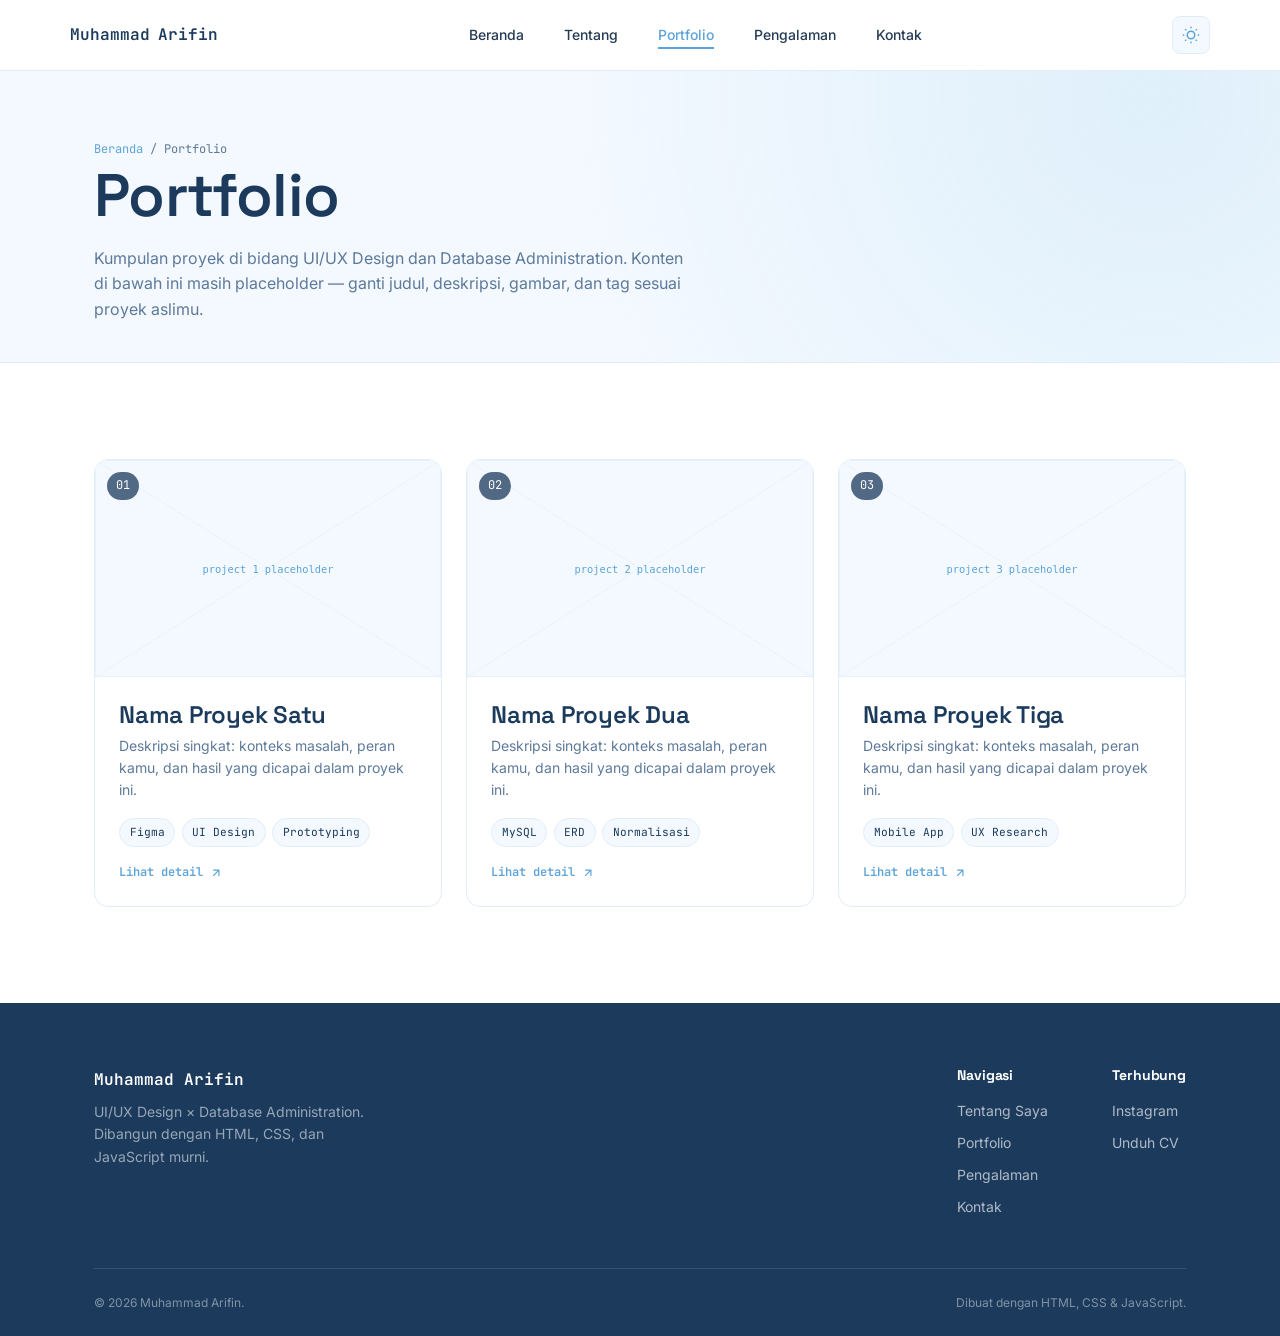
<file: e-portfolio/portfolio.html>
<!DOCTYPE html>
<html lang="id">
<head>
  <meta charset="UTF-8" />
  <meta name="viewport" content="width=device-width, initial-scale=1.0" />
  <title>Portfolio — Muhammad Arifin</title>
  <meta name="description" content="Kumpulan proyek UI/UX Design dan Database Administration oleh Muhammad Arifin." />

  <link rel="preconnect" href="https://fonts.googleapis.com">
  <link href="https://fonts.googleapis.com/css2?family=Space+Grotesk:wght@500;600;700&family=Inter:wght@400;500;600&family=JetBrains+Mono:wght@400;500;600&display=swap" rel="stylesheet">

  <link rel="stylesheet" href="assets/css/style.css" />
  <link rel="stylesheet" href="assets/css/responsive.css" />
</head>
<body>

  <header class="site-header">
    <nav class="nav container">
      <a href="index.html" class="nav-brand">Muhammad<span class=span>Arifin</a>
      <ul class="nav-links">
        <li><a href="index.html">Beranda</a></li>
        <li><a href="about.html">Tentang</a></li>
        <li><a href="portfolio.html" class="active">Portfolio</a></li>
        <li><a href="experience.html">Pengalaman</a></li>
        <li><a href="contact.html">Kontak</a></li>
      </ul>
      <button class="theme-toggle" id="theme-toggle" aria-label="Ganti tema gelap/terang">
  <svg class="icon-sun" width="18" height="18" viewBox="0 0 24 24" fill="none" stroke="currentColor" stroke-width="2"><circle cx="12" cy="12" r="5"/><path d="M12 1v2M12 21v2M4.22 4.22l1.42 1.42M18.36 18.36l1.42 1.42M1 12h2M21 12h2M4.22 19.78l1.42-1.42M18.36 5.64l1.42-1.42"/></svg>
  <svg class="icon-moon" width="18" height="18" viewBox="0 0 24 24" fill="none" stroke="currentColor" stroke-width="2"><path d="M21 12.79A9 9 0 1 1 11.21 3 7 7 0 0 0 21 12.79z"/></svg>
</button>
<button class="nav-toggle" aria-label="Buka menu" aria-expanded="false">
  <span></span><span></span><span></span>
</button>
    </nav>
  </header>

  <main>
    <div class="page-header">
      <div class="container">
        <span class="breadcrumb"><a href="index.html">Beranda</a> / Portfolio</span>
        <h1>Portfolio</h1>
        <p style="max-width: 60ch; margin-top: var(--space-2);">Kumpulan proyek di bidang UI/UX Design dan Database Administration. Konten di bawah ini masih placeholder — ganti judul, deskripsi, gambar, dan tag sesuai proyek aslimu.</p>
      </div>
    </div>

    <section class="section">
      <div class="container">
        <div class="project-grid">

          <article class="project-card reveal">
            <div class="project-thumb">
              <span class="project-index">01</span>
              <img src="assets/images/project1.jpg.svg" alt="Thumbnail proyek 1" />
            </div>
            <div class="project-body">
              <h3>Nama Proyek Satu</h3>
              <p>Deskripsi singkat: konteks masalah, peran kamu, dan hasil yang dicapai dalam proyek ini.</p>
              <div class="project-tags">
                <span class="tag">Figma</span><span class="tag">UI Design</span><span class="tag">Prototyping</span>
              </div>
              <a href="pages/project-detail1.html" class="project-link">
                Lihat detail
                <svg width="14" height="14" viewBox="0 0 24 24" fill="none" stroke="currentColor" stroke-width="2"><path d="M7 17L17 7M7 7h10v10"/></svg>
              </a>
            </div>
          </article>

          <article class="project-card reveal">
            <div class="project-thumb">
              <span class="project-index">02</span>
              <img src="assets/images/project2.jpg.svg" alt="Thumbnail proyek 2" />
            </div>
            <div class="project-body">
              <h3>Nama Proyek Dua</h3>
              <p>Deskripsi singkat: konteks masalah, peran kamu, dan hasil yang dicapai dalam proyek ini.</p>
              <div class="project-tags">
                <span class="tag">MySQL</span><span class="tag">ERD</span><span class="tag">Normalisasi</span>
              </div>
              <a href="pages/project-detail2.html" class="project-link">
                Lihat detail
                <svg width="14" height="14" viewBox="0 0 24 24" fill="none" stroke="currentColor" stroke-width="2"><path d="M7 17L17 7M7 7h10v10"/></svg>
              </a>
            </div>
          </article>

          <article class="project-card reveal">
            <div class="project-thumb">
              <span class="project-index">03</span>
              <img src="assets/images/project3.jpg.svg" alt="Thumbnail proyek 3" />
            </div>
            <div class="project-body">
              <h3>Nama Proyek Tiga</h3>
              <p>Deskripsi singkat: konteks masalah, peran kamu, dan hasil yang dicapai dalam proyek ini.</p>
              <div class="project-tags">
                <span class="tag">Mobile App</span><span class="tag">UX Research</span>
              </div>
              <a href="pages/project-detail3.html" class="project-link">
                Lihat detail
                <svg width="14" height="14" viewBox="0 0 24 24" fill="none" stroke="currentColor" stroke-width="2"><path d="M7 17L17 7M7 7h10v10"/></svg>
              </a>
            </div>
          </article>

          <!-- Tambah project-card baru di sini dengan pola yang sama -->

        </div>
      </div>
    </section>
  </main>

  <footer class="site-footer">
    <div class="container">
      <div class="footer-inner">
        <div>
          <div class="footer-brand">Muhammad Arifin</div>
          <p class="footer-tagline">UI/UX Design × Database Administration. Dibangun dengan HTML, CSS, dan JavaScript murni.</p>
        </div>
        <div class="footer-links">
          <div class="footer-col">
            <h4>Navigasi</h4>
            <a href="about.html">Tentang Saya</a>
            <a href="portfolio.html">Portfolio</a>
            <a href="experience.html">Pengalaman</a>
            <a href="contact.html">Kontak</a>
          </div>
          <div class="footer-col">
            <h4>Terhubung</h4>
            <a href="https://instagram.com/arsip.in_9" target="_blank" rel="noopener">Instagram</a>
            <a href="assets/documents/CV.pdf" download>Unduh CV</a>
          </div>
        </div>
      </div>
      <div class="footer-bottom">
        <span>&copy; <span id="current-year"></span> Muhammad Arifin.</span>
        <span>Dibuat dengan HTML, CSS &amp; JavaScript.</span>
      </div>
    </div>
  </footer>

  <button class="back-to-top" aria-label="Kembali ke atas">
    <svg width="18" height="18" viewBox="0 0 24 24" fill="none" stroke="currentColor" stroke-width="2"><path d="M12 19V5M5 12l7-7 7 7"/></svg>
  </button>

  <script src="assets/js/script.js"></script>
</body>
</html>
</file>
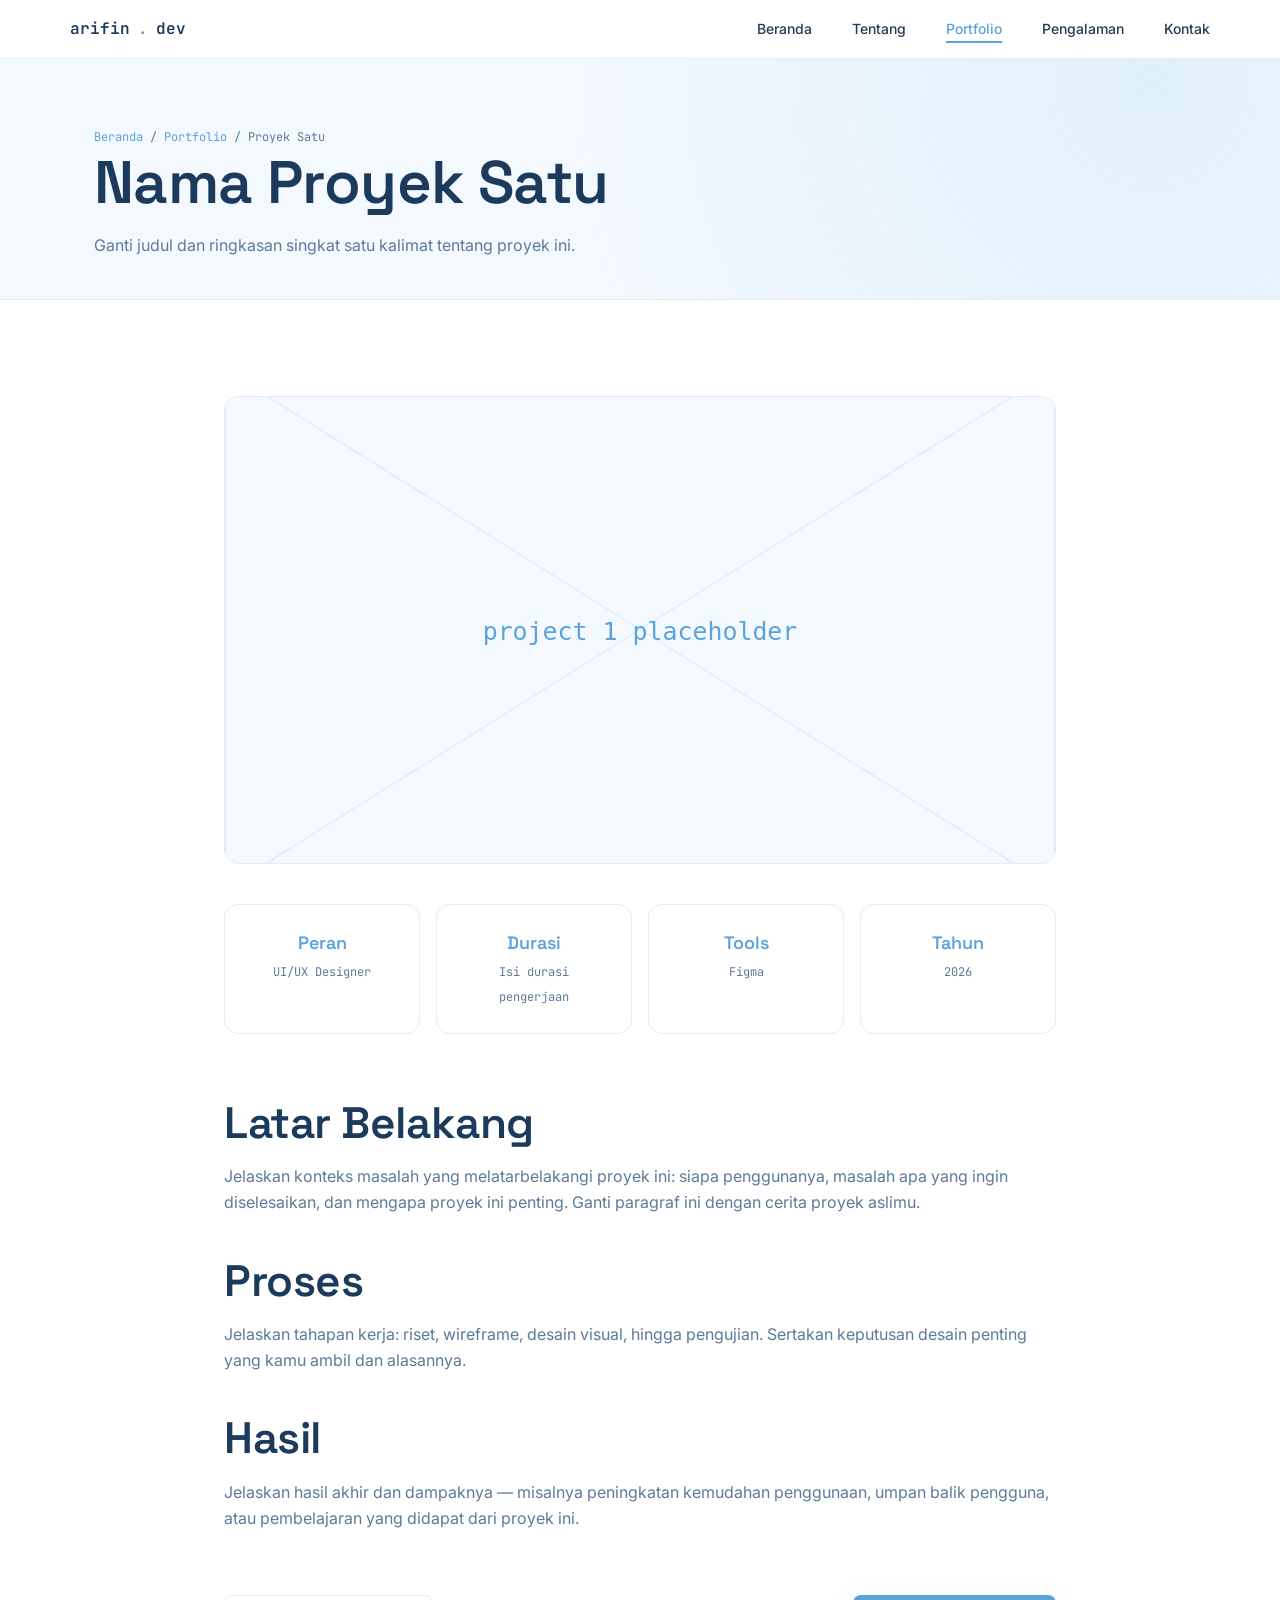
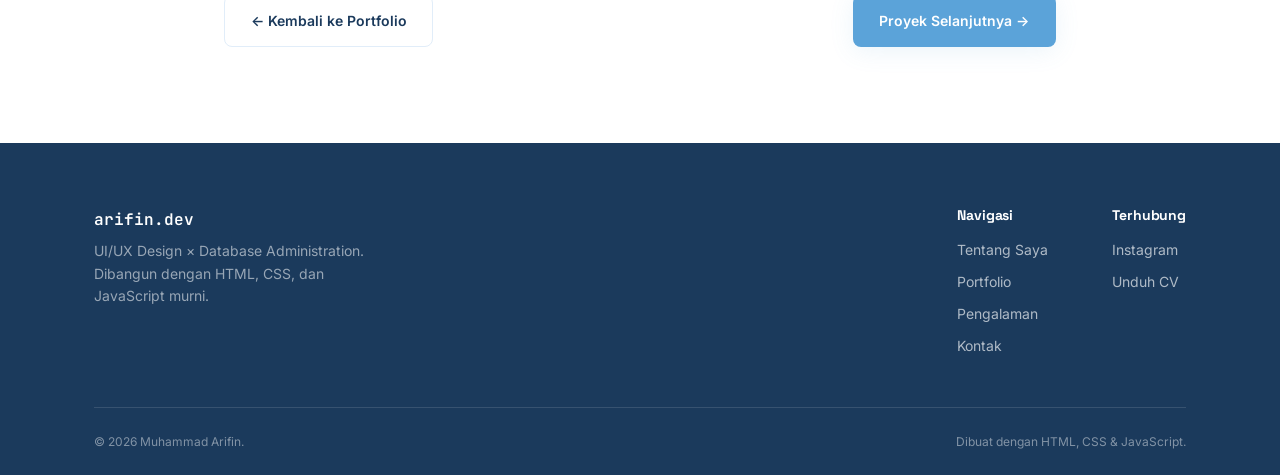
<file: pages/project-detail1.html>
<!DOCTYPE html>
<html lang="id">
<head>
  <meta charset="UTF-8" />
  <meta name="viewport" content="width=device-width, initial-scale=1.0" />
  <title>Nama Proyek Satu — Detail Proyek</title>
  <meta name="description" content="Studi kasus proyek satu oleh Muhammad Arifin." />

  <link rel="preconnect" href="https://fonts.googleapis.com">
  <link href="https://fonts.googleapis.com/css2?family=Space+Grotesk:wght@500;600;700&family=Inter:wght@400;500;600&family=JetBrains+Mono:wght@400;500;600&display=swap" rel="stylesheet">

  <link rel="stylesheet" href="../assets/css/style.css" />
  <link rel="stylesheet" href="../assets/css/responsive.css" />
</head>
<body>

  <header class="site-header">
    <nav class="nav container">
      <a href="../index.html" class="nav-brand">arifin<span class="dot">.</span>dev</a>
      <ul class="nav-links">
        <li><a href="../index.html">Beranda</a></li>
        <li><a href="../about.html">Tentang</a></li>
        <li><a href="../portfolio.html" class="active">Portfolio</a></li>
        <li><a href="../experience.html">Pengalaman</a></li>
        <li><a href="../contact.html">Kontak</a></li>
      </ul>
      <button class="nav-toggle" aria-label="Buka menu" aria-expanded="false">
        <span></span><span></span><span></span>
      </button>
    </nav>
  </header>

  <main>
    <div class="page-header">
      <div class="container">
        <span class="breadcrumb"><a href="../index.html">Beranda</a> / <a href="../portfolio.html">Portfolio</a> / Proyek Satu</span>
        <h1>Nama Proyek Satu</h1>
        <p style="margin-top: var(--space-2);">Ganti judul dan ringkasan singkat satu kalimat tentang proyek ini.</p>
      </div>
    </div>

    <section class="section">
      <div class="container" style="max-width: 880px;">

        <div class="project-thumb reveal" style="aspect-ratio: 16/9; border-radius: var(--radius-md); margin-bottom: var(--space-4); border: 1px solid var(--color-border);">
          <img src="../assets/images/project1.jpg.svg" alt="Tampilan utama proyek satu" />
        </div>

        <div class="stats-strip reveal" style="margin-bottom: var(--space-5);">
          <div class="stat-block">
            <span class="stat-value" style="font-size: var(--fs-md);">Peran</span>
            <span class="stat-label">UI/UX Designer</span>
          </div>
          <div class="stat-block">
            <span class="stat-value" style="font-size: var(--fs-md);">Durasi</span>
            <span class="stat-label">Isi durasi pengerjaan</span>
          </div>
          <div class="stat-block">
            <span class="stat-value" style="font-size: var(--fs-md);">Tools</span>
            <span class="stat-label">Figma</span>
          </div>
          <div class="stat-block">
            <span class="stat-value" style="font-size: var(--fs-md);">Tahun</span>
            <span class="stat-label">2026</span>
          </div>
        </div>

        <article class="reveal">
          <h2>Latar Belakang</h2>
          <p style="margin: var(--space-2) 0 var(--space-4);">
            Jelaskan konteks masalah yang melatarbelakangi proyek ini: siapa penggunanya, masalah apa yang
            ingin diselesaikan, dan mengapa proyek ini penting. Ganti paragraf ini dengan cerita proyek aslimu.
          </p>

          <h2>Proses</h2>
          <p style="margin: var(--space-2) 0 var(--space-4);">
            Jelaskan tahapan kerja: riset, wireframe, desain visual, hingga pengujian. Sertakan keputusan desain
            penting yang kamu ambil dan alasannya.
          </p>

          <h2>Hasil</h2>
          <p style="margin: var(--space-2) 0 var(--space-4);">
            Jelaskan hasil akhir dan dampaknya — misalnya peningkatan kemudahan penggunaan, umpan balik pengguna,
            atau pembelajaran yang didapat dari proyek ini.
          </p>
        </article>

        <div class="reveal" style="margin-top: var(--space-5); display:flex; justify-content: space-between; flex-wrap: wrap; gap: var(--space-2);">
          <a href="../portfolio.html" class="btn btn-outline">&larr; Kembali ke Portfolio</a>
          <a href="project-detail2.html" class="btn btn-primary">Proyek Selanjutnya &rarr;</a>
        </div>
      </div>
    </section>
  </main>

  <footer class="site-footer">
    <div class="container">
      <div class="footer-inner">
        <div>
          <div class="footer-brand">arifin.dev</div>
          <p class="footer-tagline">UI/UX Design × Database Administration. Dibangun dengan HTML, CSS, dan JavaScript murni.</p>
        </div>
        <div class="footer-links">
          <div class="footer-col">
            <h4>Navigasi</h4>
            <a href="../about.html">Tentang Saya</a>
            <a href="../portfolio.html">Portfolio</a>
            <a href="../experience.html">Pengalaman</a>
            <a href="../contact.html">Kontak</a>
          </div>
          <div class="footer-col">
            <h4>Terhubung</h4>
            <a href="https://instagram.com/arsip.in_9" target="_blank" rel="noopener">Instagram</a>
            <a href="../assets/documents/CV.pdf" download>Unduh CV</a>
          </div>
        </div>
      </div>
      <div class="footer-bottom">
        <span>&copy; <span id="current-year"></span> Muhammad Arifin.</span>
        <span>Dibuat dengan HTML, CSS &amp; JavaScript.</span>
      </div>
    </div>
  </footer>

  <button class="back-to-top" aria-label="Kembali ke atas">
    <svg width="18" height="18" viewBox="0 0 24 24" fill="none" stroke="currentColor" stroke-width="2"><path d="M12 19V5M5 12l7-7 7 7"/></svg>
  </button>

  <script src="../assets/js/script.js"></script>
</body>
</html>
</file>
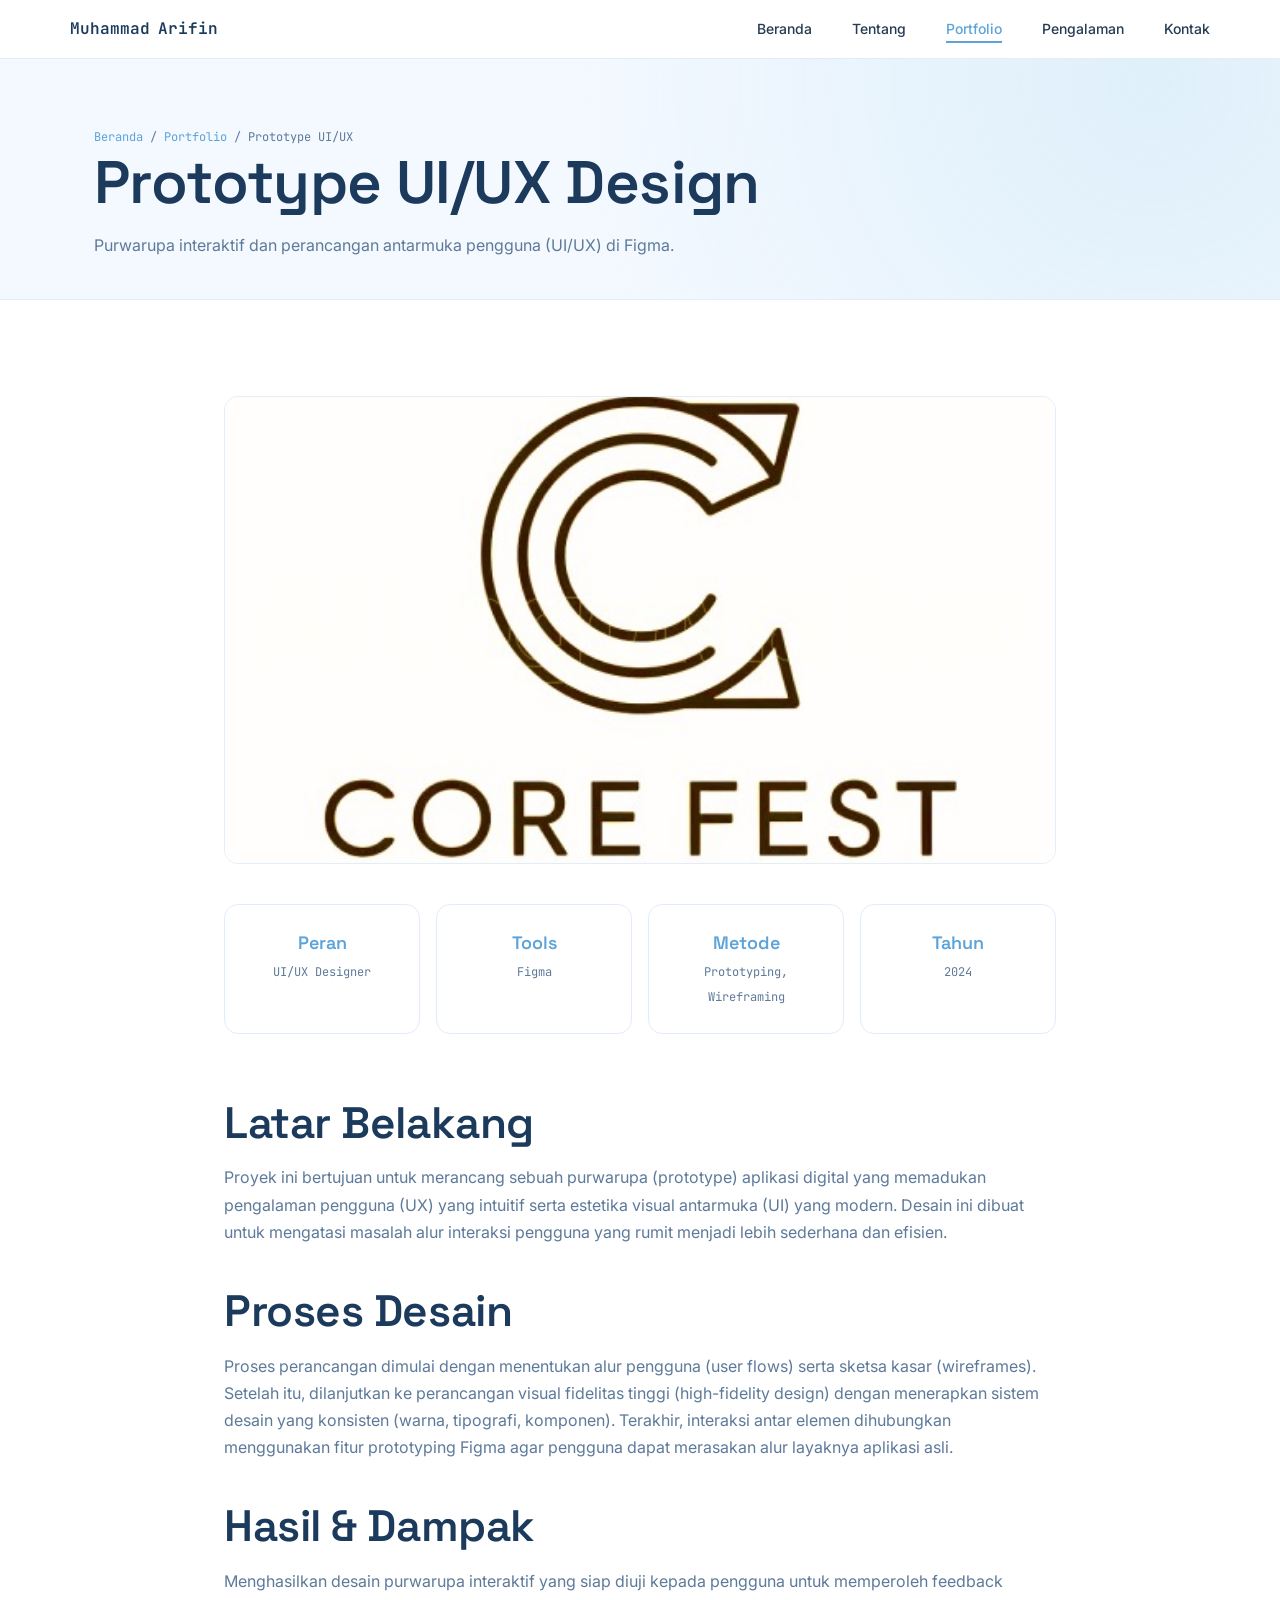
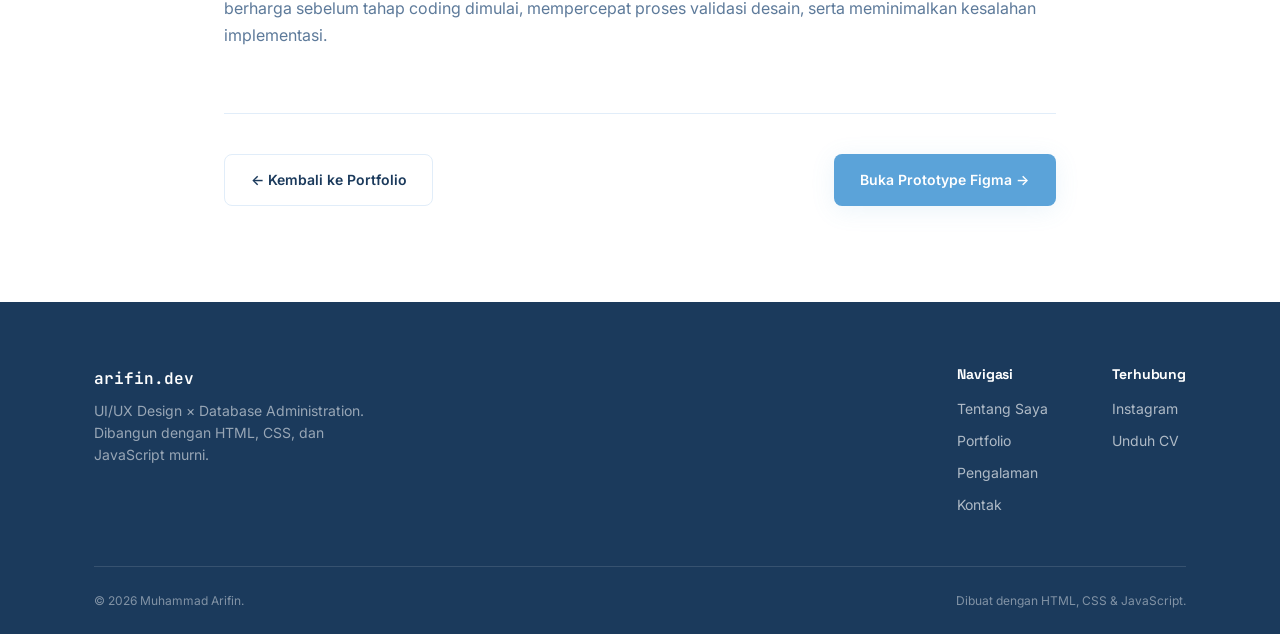
<file: pages/project-detail2.html>
<!DOCTYPE html>
<html lang="id">
<head>
  <meta charset="UTF-8" />
  <meta name="viewport" content="width=device-width, initial-scale=1.0" />
  <title>Prototype UI/UX Design — Detail Proyek</title>
  <meta name="description" content="Detail purwarupa interaktif UI/UX di Figma oleh Muhammad Arifin." />

  <link rel="preconnect" href="https://fonts.googleapis.com">
  <link href="https://fonts.googleapis.com/css2?family=Space+Grotesk:wght@500;600;700&family=Inter:wght@400;500;600&family=JetBrains+Mono:wght@400;500;600&display=swap" rel="stylesheet">

  <link rel="stylesheet" href="../assets/css/style.css" />
  <link rel="stylesheet" href="../assets/css/responsive.css" />
</head>
<body>

  <header class="site-header">
    <nav class="nav container">
      <a href="../index.html" class="nav-brand">Muhammad<span class="span">Arifin</a>
      <ul class="nav-links">
        <li><a href="../index.html">Beranda</a></li>
        <li><a href="../about.html">Tentang</a></li>
        <li><a href="../portfolio.html" class="active">Portfolio</a></li>
        <li><a href="../experience.html">Pengalaman</a></li>
        <li><a href="../contact.html">Kontak</a></li>
      </ul>
      <button class="nav-toggle" aria-label="Buka menu" aria-expanded="false">
        <span></span><span></span><span></span>
      </button>
    </nav>
  </header>

  <main>
    <div class="page-header">
      <div class="container">
        <span class="breadcrumb"><a href="../index.html">Beranda</a> / <a href="../portfolio.html">Portfolio</a> / Prototype UI/UX</span>
        <h1>Prototype UI/UX Design</h1>
        <p style="margin-top: var(--space-2);">Purwarupa interaktif dan perancangan antarmuka pengguna (UI/UX) di Figma.</p>
      </div>
    </div>

    <section class="section">
      <div class="container" style="max-width: 880px;">

        <div class="project-thumb reveal" style="aspect-ratio: 16/9; border-radius: var(--radius-md); margin-bottom: var(--space-4); border: 1px solid var(--color-border); overflow: hidden; display: flex; align-items: center; justify-content: center; background-color: var(--color-bg-alt);">
          <img src="../assets/images/figma_prototype.jpeg" alt="Prototype UI/UX Design" style="width: 100%; height: 100%; object-fit: cover;" />
        </div>

        <div class="stats-strip reveal" style="margin-bottom: var(--space-5);">
          <div class="stat-block">
            <span class="stat-value" style="font-size: var(--fs-md);">Peran</span>
            <span class="stat-label">UI/UX Designer</span>
          </div>
          <div class="stat-block">
            <span class="stat-value" style="font-size: var(--fs-md);">Tools</span>
            <span class="stat-label">Figma</span>
          </div>
          <div class="stat-block">
            <span class="stat-value" style="font-size: var(--fs-md);">Metode</span>
            <span class="stat-label">Prototyping, Wireframing</span>
          </div>
          <div class="stat-block">
            <span class="stat-value" style="font-size: var(--fs-md);">Tahun</span>
            <span class="stat-label">2024</span>
          </div>
        </div>

        <article class="reveal">
          <h2>Latar Belakang</h2>
          <p style="margin: var(--space-2) 0 var(--space-4); line-height: 1.7;">
            Proyek ini bertujuan untuk merancang sebuah purwarupa (prototype) aplikasi digital yang memadukan pengalaman pengguna (UX) yang intuitif serta estetika visual antarmuka (UI) yang modern. Desain ini dibuat untuk mengatasi masalah alur interaksi pengguna yang rumit menjadi lebih sederhana dan efisien.
          </p>

          <h2>Proses Desain</h2>
          <p style="margin: var(--space-2) 0 var(--space-4); line-height: 1.7;">
            Proses perancangan dimulai dengan menentukan alur pengguna (user flows) serta sketsa kasar (wireframes). Setelah itu, dilanjutkan ke perancangan visual fidelitas tinggi (high-fidelity design) dengan menerapkan sistem desain yang konsisten (warna, tipografi, komponen). Terakhir, interaksi antar elemen dihubungkan menggunakan fitur prototyping Figma agar pengguna dapat merasakan alur layaknya aplikasi asli.
          </p>

          <h2>Hasil &amp; Dampak</h2>
          <p style="margin: var(--space-2) 0 var(--space-4); line-height: 1.7;">
            Menghasilkan desain purwarupa interaktif yang siap diuji kepada pengguna untuk memperoleh feedback berharga sebelum tahap coding dimulai, mempercepat proses validasi desain, serta meminimalkan kesalahan implementasi.
          </p>
        </article>

        <div class="reveal" style="margin-top: var(--space-5); display:flex; justify-content: space-between; flex-wrap: wrap; gap: var(--space-2); border-top: 1px solid var(--color-border); padding-top: var(--space-4);">
          <a href="../portfolio.html" class="btn btn-outline">&larr; Kembali ke Portfolio</a>
          <a href="https://www.figma.com/design/R4ugnsKr2V6B71H4QxHBlZ/prototype-UI-UX?node-id=0-1&t=0CahiuW0Zqtr4Spc-1" class="btn btn-primary" target="_blank">Buka Prototype Figma &rarr;</a>
        </div>
      </div>
    </section>
  </main>

  <footer class="site-footer">
    <div class="container">
      <div class="footer-inner">
        <div>
          <div class="footer-brand">arifin.dev</div>
          <p class="footer-tagline">UI/UX Design × Database Administration. Dibangun dengan HTML, CSS, dan JavaScript murni.</p>
        </div>
        <div class="footer-links">
          <div class="footer-col">
            <h4>Navigasi</h4>
            <a href="../about.html">Tentang Saya</a>
            <a href="../portfolio.html">Portfolio</a>
            <a href="../experience.html">Pengalaman</a>
            <a href="../contact.html">Kontak</a>
          </div>
          <div class="footer-col">
            <h4>Terhubung</h4>
            <a href="https://instagram.com/arsip.in_9" target="_blank" rel="noopener">Instagram</a>
            <a href="../assets/documents/CV.pdf" download>Unduh CV</a>
          </div>
        </div>
      </div>
      <div class="footer-bottom">
        <span>&copy; <span id="current-year"></span> Muhammad Arifin.</span>
        <span>Dibuat dengan HTML, CSS &amp; JavaScript.</span>
      </div>
    </div>
  </footer>

  <button class="back-to-top" aria-label="Kembali ke atas">
    <svg width="18" height="18" viewBox="0 0 24 24" fill="none" stroke="currentColor" stroke-width="2"><path d="M12 19V5M5 12l7-7 7 7"/></svg>
  </button>

  <script src="../assets/js/script.js"></script>
</body>
</html>
</file>
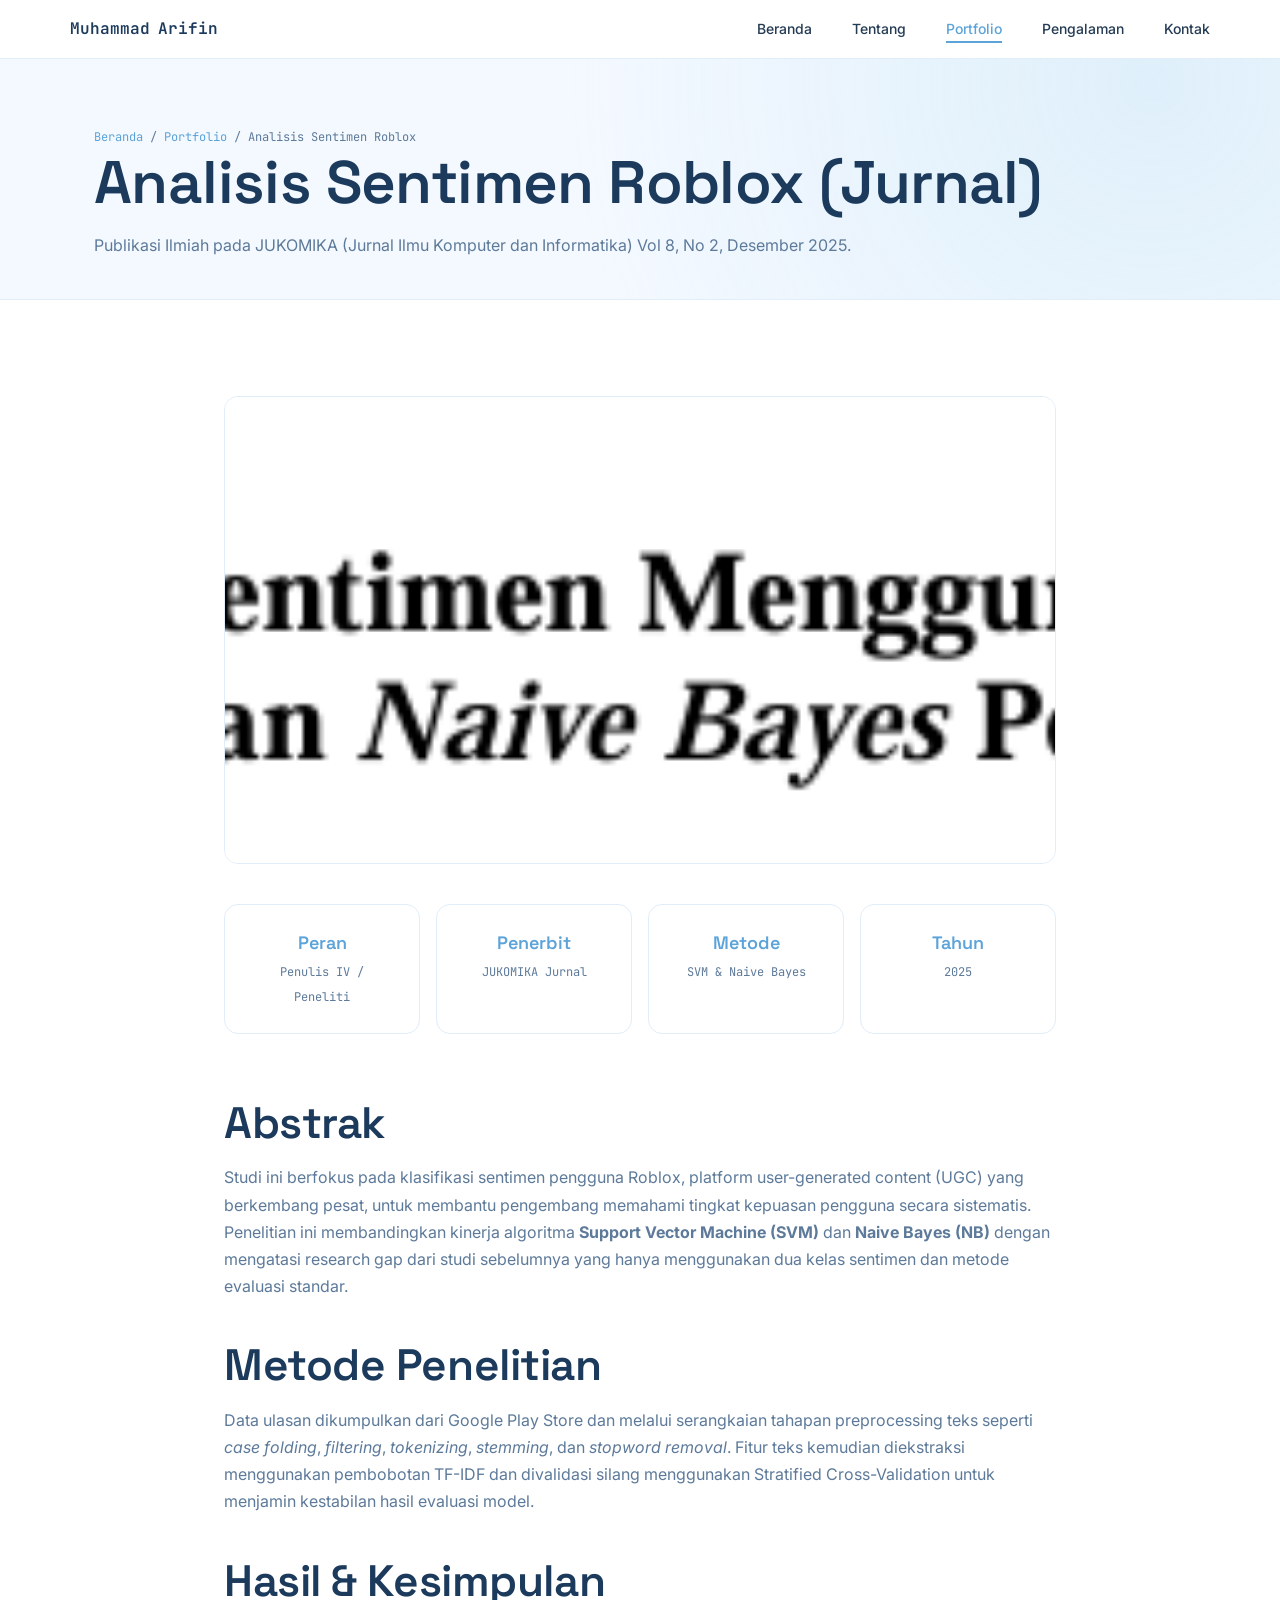
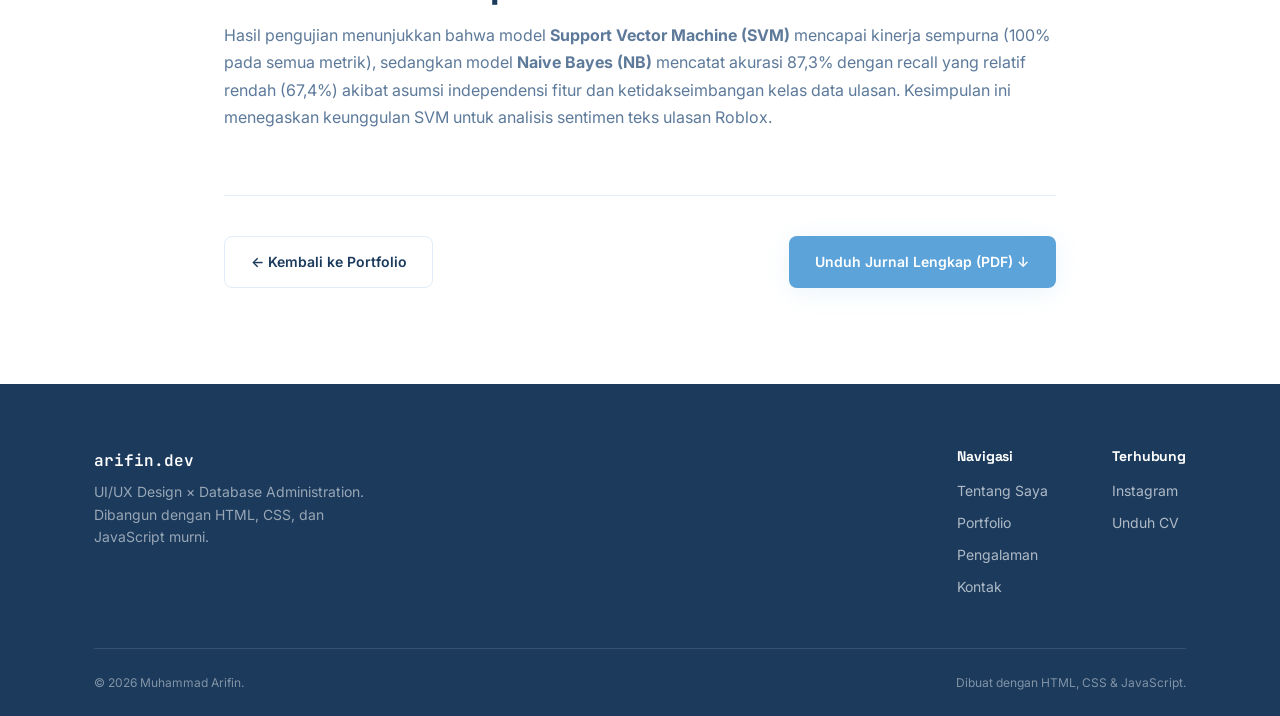
<file: pages/project-detail3.html>
<!DOCTYPE html>
<html lang="id">
<head>
  <meta charset="UTF-8" />
  <meta name="viewport" content="width=device-width, initial-scale=1.0" />
  <title>Analisis Sentimen Roblox (Jurnal) — Detail Proyek</title>
  <meta name="description" content="Publikasi Jurnal Analisis Sentimen Roblox menggunakan SVM dan Naive Bayes oleh Muhammad Arifin." />

  <link rel="preconnect" href="https://fonts.googleapis.com">
  <link href="https://fonts.googleapis.com/css2?family=Space+Grotesk:wght@500;600;700&family=Inter:wght@400;500;600&family=JetBrains+Mono:wght@400;500;600&display=swap" rel="stylesheet">

  <link rel="stylesheet" href="../assets/css/style.css" />
  <link rel="stylesheet" href="../assets/css/responsive.css" />
</head>
<body>

  <header class="site-header">
    <nav class="nav container">
      <a href="../index.html" class="nav-brand">Muhammad<span class="span">Arifin</a>
      <ul class="nav-links">
        <li><a href="../index.html">Beranda</a></li>
        <li><a href="../about.html">Tentang</a></li>
        <li><a href="../portfolio.html" class="active">Portfolio</a></li>
        <li><a href="../experience.html">Pengalaman</a></li>
        <li><a href="../contact.html">Kontak</a></li>
      </ul>
      <button class="nav-toggle" aria-label="Buka menu" aria-expanded="false">
        <span></span><span></span><span></span>
      </button>
    </nav>
  </header>

  <main>
    <div class="page-header">
      <div class="container">
        <span class="breadcrumb"><a href="../index.html">Beranda</a> / <a href="../portfolio.html">Portfolio</a> / Analisis Sentimen Roblox</span>
        <h1>Analisis Sentimen Roblox (Jurnal)</h1>
        <p style="margin-top: var(--space-2);">Publikasi Ilmiah pada JUKOMIKA (Jurnal Ilmu Komputer dan Informatika) Vol 8, No 2, Desember 2025.</p>
      </div>
    </div>

    <section class="section">
      <div class="container" style="max-width: 880px;">

        <div class="project-thumb reveal" style="aspect-ratio: 16/9; border-radius: var(--radius-md); margin-bottom: var(--space-4); border: 1px solid var(--color-border); overflow: hidden; display: flex; align-items: center; justify-content: center; background-color: var(--color-bg-alt);">
          <img src="../assets/images/roblox_journal.png" alt="Analisis Sentimen Roblox" style="width: 100%; height: 100%; object-fit: cover;" />
        </div>

        <div class="stats-strip reveal" style="margin-bottom: var(--space-5);">
          <div class="stat-block">
            <span class="stat-value" style="font-size: var(--fs-md);">Peran</span>
            <span class="stat-label">Penulis IV / Peneliti</span>
          </div>
          <div class="stat-block">
            <span class="stat-value" style="font-size: var(--fs-md);">Penerbit</span>
            <span class="stat-label">JUKOMIKA Jurnal</span>
          </div>
          <div class="stat-block">
            <span class="stat-value" style="font-size: var(--fs-md);">Metode</span>
            <span class="stat-label">SVM &amp; Naive Bayes</span>
          </div>
          <div class="stat-block">
            <span class="stat-value" style="font-size: var(--fs-md);">Tahun</span>
            <span class="stat-label">2025</span>
          </div>
        </div>

        <article class="reveal">
          <h2>Abstrak</h2>
          <p style="margin: var(--space-2) 0 var(--space-4); line-height: 1.7;">
            Studi ini berfokus pada klasifikasi sentimen pengguna Roblox, platform user-generated content (UGC) yang berkembang pesat, untuk membantu pengembang memahami tingkat kepuasan pengguna secara sistematis. Penelitian ini membandingkan kinerja algoritma <strong>Support Vector Machine (SVM)</strong> dan <strong>Naive Bayes (NB)</strong> dengan mengatasi research gap dari studi sebelumnya yang hanya menggunakan dua kelas sentimen dan metode evaluasi standar.
          </p>

          <h2>Metode Penelitian</h2>
          <p style="margin: var(--space-2) 0 var(--space-4); line-height: 1.7;">
            Data ulasan dikumpulkan dari Google Play Store dan melalui serangkaian tahapan preprocessing teks seperti <em>case folding</em>, <em>filtering</em>, <em>tokenizing</em>, <em>stemming</em>, dan <em>stopword removal</em>. Fitur teks kemudian diekstraksi menggunakan pembobotan TF-IDF dan divalidasi silang menggunakan Stratified Cross-Validation untuk menjamin kestabilan hasil evaluasi model.
          </p>

          <h2>Hasil &amp; Kesimpulan</h2>
          <p style="margin: var(--space-2) 0 var(--space-4); line-height: 1.7;">
            Hasil pengujian menunjukkan bahwa model <strong>Support Vector Machine (SVM)</strong> mencapai kinerja sempurna (100% pada semua metrik), sedangkan model <strong>Naive Bayes (NB)</strong> mencatat akurasi 87,3% dengan recall yang relatif rendah (67,4%) akibat asumsi independensi fitur dan ketidakseimbangan kelas data ulasan. Kesimpulan ini menegaskan keunggulan SVM untuk analisis sentimen teks ulasan Roblox.
          </p>
        </article>

        <div class="reveal" style="margin-top: var(--space-5); display:flex; justify-content: space-between; flex-wrap: wrap; gap: var(--space-2); border-top: 1px solid var(--color-border); padding-top: var(--space-4);">
          <a href="../portfolio.html" class="btn btn-outline">&larr; Kembali ke Portfolio</a>
          <a href="../assets/documents/Jurnal_Analisis_Sentimen_Roblox.pdf" class="btn btn-primary" target="_blank" download>Unduh Jurnal Lengkap (PDF) &darr;</a>
        </div>
      </div>
    </section>
  </main>

  <footer class="site-footer">
    <div class="container">
      <div class="footer-inner">
        <div>
          <div class="footer-brand">arifin.dev</div>
          <p class="footer-tagline">UI/UX Design × Database Administration. Dibangun dengan HTML, CSS, dan JavaScript murni.</p>
        </div>
        <div class="footer-links">
          <div class="footer-col">
            <h4>Navigasi</h4>
            <a href="../about.html">Tentang Saya</a>
            <a href="../portfolio.html">Portfolio</a>
            <a href="../experience.html">Pengalaman</a>
            <a href="../contact.html">Kontak</a>
          </div>
          <div class="footer-col">
            <h4>Terhubung</h4>
            <a href="https://instagram.com/arsip.in_9" target="_blank" rel="noopener">Instagram</a>
            <a href="../assets/documents/CV.pdf" download>Unduh CV</a>
          </div>
        </div>
      </div>
      <div class="footer-bottom">
        <span>&copy; <span id="current-year"></span> Muhammad Arifin.</span>
        <span>Dibuat dengan HTML, CSS &amp; JavaScript.</span>
      </div>
    </div>
  </footer>

  <button class="back-to-top" aria-label="Kembali ke atas">
    <svg width="18" height="18" viewBox="0 0 24 24" fill="none" stroke="currentColor" stroke-width="2"><path d="M12 19V5M5 12l7-7 7 7"/></svg>
  </button>

  <script src="../assets/js/script.js"></script>
</body>
</html>
</file>
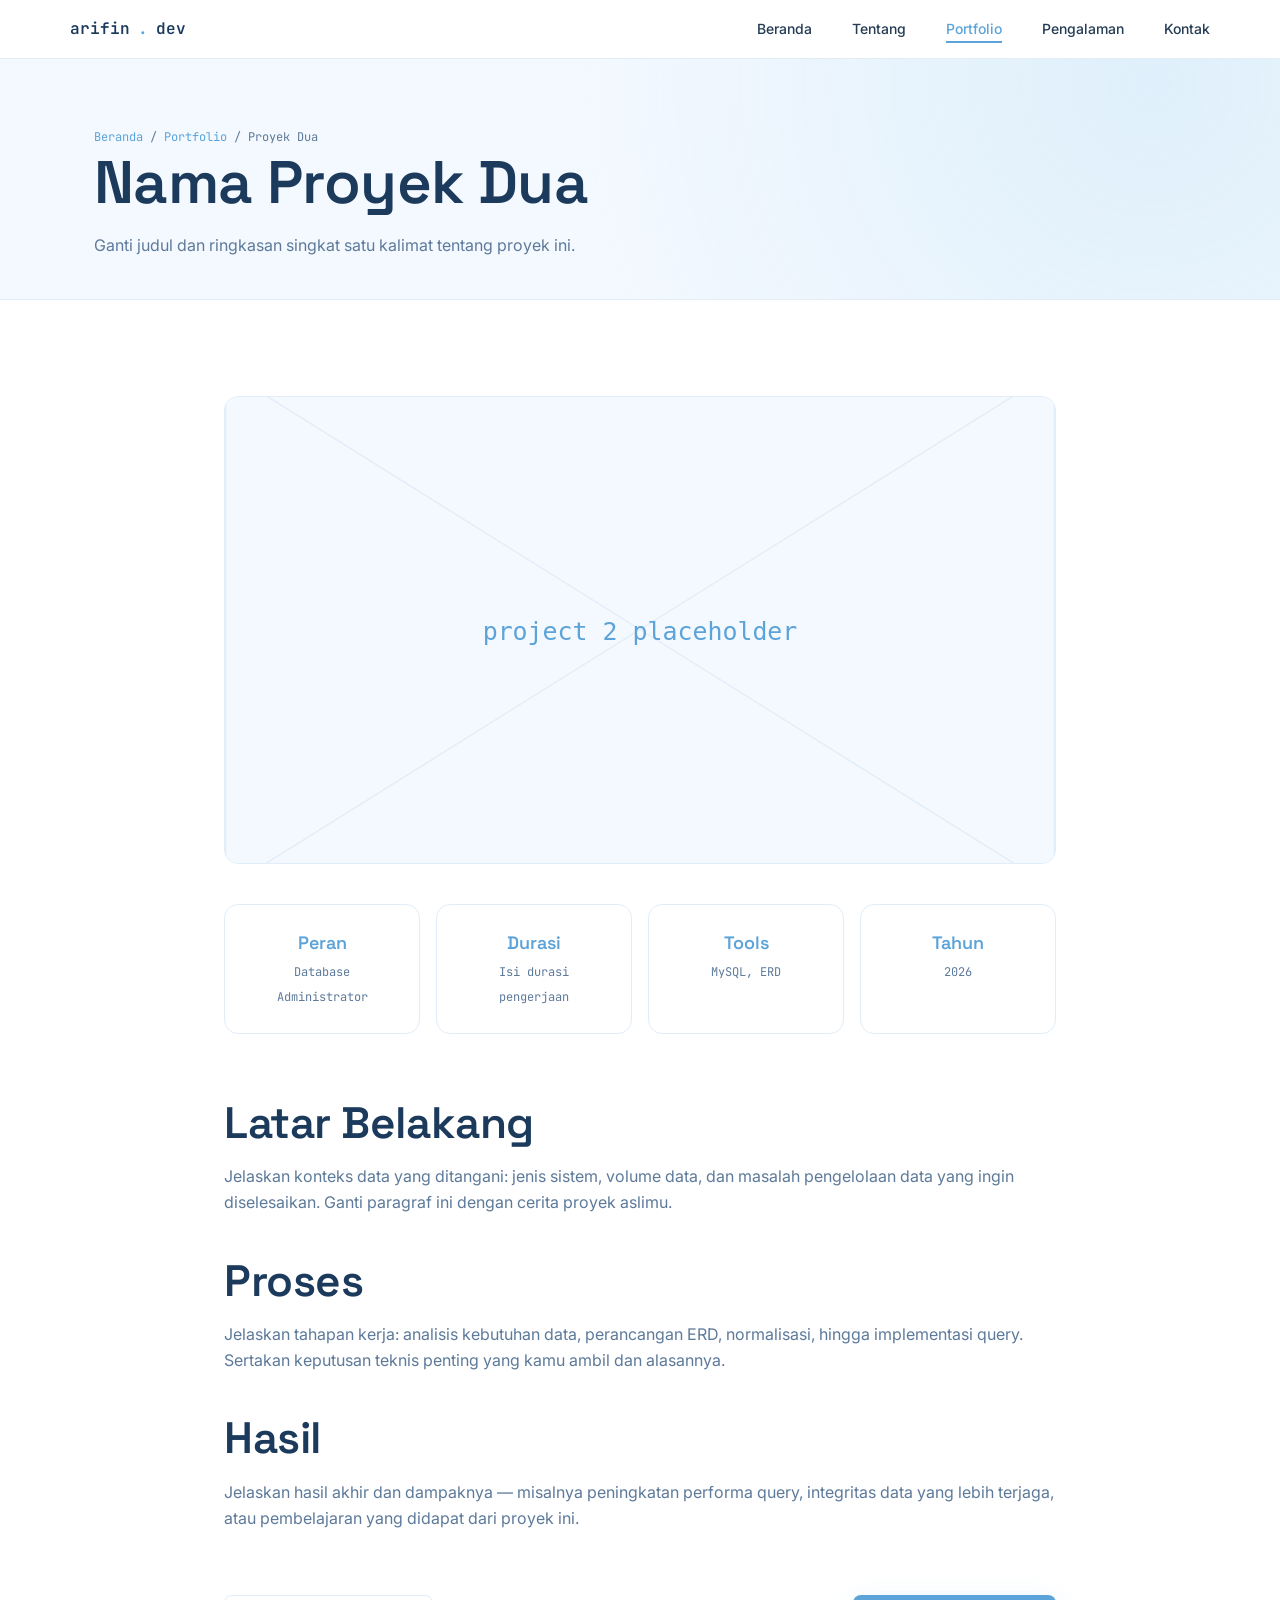
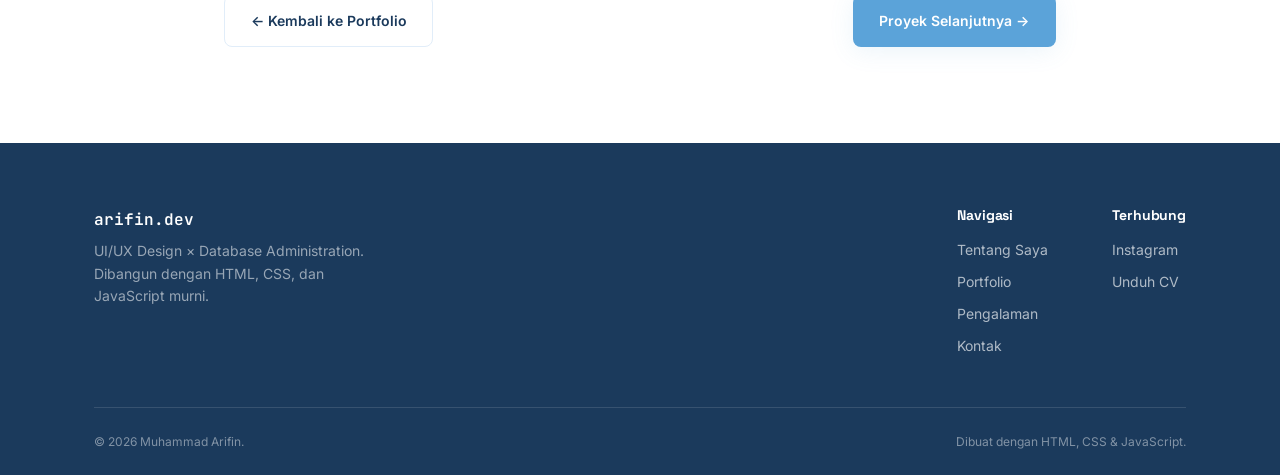
<file: e-portfolio/pages/project-detail2.html>
<!DOCTYPE html>
<html lang="id">
<head>
  <meta charset="UTF-8" />
  <meta name="viewport" content="width=device-width, initial-scale=1.0" />
  <title>Nama Proyek Dua — Detail Proyek</title>
  <meta name="description" content="Studi kasus proyek dua oleh Muhammad Arifin." />

  <link rel="preconnect" href="https://fonts.googleapis.com">
  <link href="https://fonts.googleapis.com/css2?family=Space+Grotesk:wght@500;600;700&family=Inter:wght@400;500;600&family=JetBrains+Mono:wght@400;500;600&display=swap" rel="stylesheet">

  <link rel="stylesheet" href="../assets/css/style.css" />
  <link rel="stylesheet" href="../assets/css/responsive.css" />
</head>
<body>

  <header class="site-header">
    <nav class="nav container">
      <a href="../index.html" class="nav-brand">arifin<span class="dot">.</span>dev</a>
      <ul class="nav-links">
        <li><a href="../index.html">Beranda</a></li>
        <li><a href="../about.html">Tentang</a></li>
        <li><a href="../portfolio.html" class="active">Portfolio</a></li>
        <li><a href="../experience.html">Pengalaman</a></li>
        <li><a href="../contact.html">Kontak</a></li>
      </ul>
      <button class="nav-toggle" aria-label="Buka menu" aria-expanded="false">
        <span></span><span></span><span></span>
      </button>
    </nav>
  </header>

  <main>
    <div class="page-header">
      <div class="container">
        <span class="breadcrumb"><a href="../index.html">Beranda</a> / <a href="../portfolio.html">Portfolio</a> / Proyek Dua</span>
        <h1>Nama Proyek Dua</h1>
        <p style="margin-top: var(--space-2);">Ganti judul dan ringkasan singkat satu kalimat tentang proyek ini.</p>
      </div>
    </div>

    <section class="section">
      <div class="container" style="max-width: 880px;">

        <div class="project-thumb reveal" style="aspect-ratio: 16/9; border-radius: var(--radius-md); margin-bottom: var(--space-4); border: 1px solid var(--color-border);">
          <img src="../assets/images/project2.jpg.svg" alt="Tampilan utama proyek dua" />
        </div>

        <div class="stats-strip reveal" style="margin-bottom: var(--space-5);">
          <div class="stat-block">
            <span class="stat-value" style="font-size: var(--fs-md);">Peran</span>
            <span class="stat-label">Database Administrator</span>
          </div>
          <div class="stat-block">
            <span class="stat-value" style="font-size: var(--fs-md);">Durasi</span>
            <span class="stat-label">Isi durasi pengerjaan</span>
          </div>
          <div class="stat-block">
            <span class="stat-value" style="font-size: var(--fs-md);">Tools</span>
            <span class="stat-label">MySQL, ERD</span>
          </div>
          <div class="stat-block">
            <span class="stat-value" style="font-size: var(--fs-md);">Tahun</span>
            <span class="stat-label">2026</span>
          </div>
        </div>

        <article class="reveal">
          <h2>Latar Belakang</h2>
          <p style="margin: var(--space-2) 0 var(--space-4);">
            Jelaskan konteks data yang ditangani: jenis sistem, volume data, dan masalah pengelolaan data
            yang ingin diselesaikan. Ganti paragraf ini dengan cerita proyek aslimu.
          </p>

          <h2>Proses</h2>
          <p style="margin: var(--space-2) 0 var(--space-4);">
            Jelaskan tahapan kerja: analisis kebutuhan data, perancangan ERD, normalisasi, hingga implementasi
            query. Sertakan keputusan teknis penting yang kamu ambil dan alasannya.
          </p>

          <h2>Hasil</h2>
          <p style="margin: var(--space-2) 0 var(--space-4);">
            Jelaskan hasil akhir dan dampaknya — misalnya peningkatan performa query, integritas data yang
            lebih terjaga, atau pembelajaran yang didapat dari proyek ini.
          </p>
        </article>

        <div class="reveal" style="margin-top: var(--space-5); display:flex; justify-content: space-between; flex-wrap: wrap; gap: var(--space-2);">
          <a href="../portfolio.html" class="btn btn-outline">&larr; Kembali ke Portfolio</a>
          <a href="project-detail3.html" class="btn btn-primary">Proyek Selanjutnya &rarr;</a>
        </div>
      </div>
    </section>
  </main>

  <footer class="site-footer">
    <div class="container">
      <div class="footer-inner">
        <div>
          <div class="footer-brand">arifin.dev</div>
          <p class="footer-tagline">UI/UX Design × Database Administration. Dibangun dengan HTML, CSS, dan JavaScript murni.</p>
        </div>
        <div class="footer-links">
          <div class="footer-col">
            <h4>Navigasi</h4>
            <a href="../about.html">Tentang Saya</a>
            <a href="../portfolio.html">Portfolio</a>
            <a href="../experience.html">Pengalaman</a>
            <a href="../contact.html">Kontak</a>
          </div>
          <div class="footer-col">
            <h4>Terhubung</h4>
            <a href="https://instagram.com/arsip.in_9" target="_blank" rel="noopener">Instagram</a>
            <a href="../assets/documents/CV.pdf" download>Unduh CV</a>
          </div>
        </div>
      </div>
      <div class="footer-bottom">
        <span>&copy; <span id="current-year"></span> Muhammad Arifin.</span>
        <span>Dibuat dengan HTML, CSS &amp; JavaScript.</span>
      </div>
    </div>
  </footer>

  <button class="back-to-top" aria-label="Kembali ke atas">
    <svg width="18" height="18" viewBox="0 0 24 24" fill="none" stroke="currentColor" stroke-width="2"><path d="M12 19V5M5 12l7-7 7 7"/></svg>
  </button>

  <script src="../assets/js/script.js"></script>
</body>
</html>
</file>
<file: assets/css/style.css>
/* =========================================================
   Muhammad Arifin — E-Portfolio
   Design tokens: light blue + white, SaaS-clean direction
   ========================================================= */

:root {
  /* Color */
  --color-white: #ffffff;
  --color-bg-soft: #f4f9ff;
  --color-blue-primary: #5ba3d9;
  --color-blue-secondary: #7fc4e8;
  --color-blue-deep: #1b3a5c;
  --color-border: #e1edf9;
  --color-text: #243b53;
  --color-text-muted: #5d7a9a;
  --color-success: #3fb88a;

  /* Type */
  --font-display: "Space Grotesk", sans-serif;
  --font-body: "Inter", sans-serif;
  --font-mono: "JetBrains Mono", monospace;

  /* Scale */
  --fs-xs: 0.75rem;
  --fs-sm: 0.875rem;
  --fs-base: 1rem;
  --fs-md: 1.125rem;
  --fs-lg: 1.5rem;
  --fs-xl: 2rem;
  --fs-2xl: 2.75rem;
  --fs-3xl: 3.75rem;

  /* Layout */
  --container-width: 1140px;
  --radius-sm: 8px;
  --radius-md: 14px;
  --radius-lg: 24px;
  --space-1: 0.5rem;
  --space-2: 1rem;
  --space-3: 1.5rem;
  --space-4: 2.5rem;
  --space-5: 4rem;
  --space-6: 6rem;

  --shadow-soft: 0 4px 24px rgba(91, 163, 217, 0.12);
  --shadow-hover: 0 12px 32px rgba(91, 163, 217, 0.2);
  --transition: 220ms cubic-bezier(0.4, 0, 0.2, 1);
}

/* =========================== Dark mode tokens =========================== */

[data-theme="dark"] {
  --color-white: #16263f;
  --color-bg-soft: #0f1b2e;
  --color-blue-primary: #6bb3e0;
  --color-blue-secondary: #8fd0f0;
  --color-blue-deep: #e8f1fb;
  --color-border: #2a4566;
  --color-text: #e8f1fb;
  --color-text-muted: #8fa8c4;
  --color-success: #4fd19a;

  --shadow-soft: 0 4px 24px rgba(0, 0, 0, 0.3);
  --shadow-hover: 0 12px 32px rgba(0, 0, 0, 0.45);
}

[data-theme="dark"] body {
  background: #0f1b2e;
}

[data-theme="dark"] .site-header {
  background: rgba(15, 27, 46, 0.85);
}

[data-theme="dark"] .hero {
  background:
    radial-gradient(circle at 85% 15%, rgba(107, 179, 224, 0.12), transparent 45%),
    linear-gradient(180deg, #0f1b2e 0%, #16263f 100%);
}

[data-theme="dark"] .page-header {
  background:
    radial-gradient(circle at 90% 10%, rgba(107, 179, 224, 0.12), transparent 50%),
    #0f1b2e;
}

[data-theme="dark"] .hero-grid-pattern {
  background-image:
    linear-gradient(rgba(107, 179, 224, 0.06) 1px, transparent 1px),
    linear-gradient(90deg, rgba(107, 179, 224, 0.06) 1px, transparent 1px);
}

[data-theme="dark"] .site-footer {
  background: #0a1422;
}

[data-theme="dark"] .btn-primary {
  color: #0f1b2e;
}

[data-theme="dark"] .stat-value {
  color: var(--color-blue-primary);
}

[data-theme="dark"] img:not(.no-dim) {
  filter: brightness(0.85);
}

* {
  margin: 0;
  padding: 0;
  box-sizing: border-box;
}

html {
  scroll-behavior: smooth;
}

@media (prefers-reduced-motion: reduce) {
  html {
    scroll-behavior: auto;
  }
  *,
  *::before,
  *::after {
    animation-duration: 0.01ms !important;
    animation-iteration-count: 1 !important;
    transition-duration: 0.01ms !important;
  }
}

body {
  font-family: var(--font-body);
  color: var(--color-text);
  background: var(--color-white);
  line-height: 1.6;
  -webkit-font-smoothing: antialiased;
  animation: page-fade-in 400ms ease;
  transition: background 300ms ease, color 300ms ease;
}

@keyframes page-fade-in {
  from { opacity: 0; }
  to { opacity: 1; }
}

img {
  max-width: 100%;
  display: block;
}

a {
  color: inherit;
  text-decoration: none;
}

ul {
  list-style: none;
}

.container {
  width: 100%;
  max-width: var(--container-width);
  margin: 0 auto;
  padding: 0 var(--space-3);
}

:focus-visible {
  outline: 2px solid var(--color-blue-primary);
  outline-offset: 3px;
  border-radius: 4px;
}

h1, h2, h3, h4 {
  font-family: var(--font-display);
  color: var(--color-blue-deep);
  line-height: 1.15;
  letter-spacing: -0.01em;
}

h1 { font-size: var(--fs-3xl); font-weight: 600; }
h2 { font-size: var(--fs-2xl); font-weight: 600; }
h3 { font-size: var(--fs-lg); font-weight: 600; }

p { color: var(--color-text-muted); }

.eyebrow {
  font-family: var(--font-mono);
  font-size: var(--fs-xs);
  letter-spacing: 0.08em;
  text-transform: uppercase;
  color: var(--color-blue-primary);
  display: inline-flex;
  align-items: center;
  gap: 0.5em;
}

.eyebrow::before {
  content: "";
  width: 6px;
  height: 6px;
  border-radius: 50%;
  background: var(--color-blue-primary);
}


/* =========================== Header / Nav =========================== */

.site-header {
  position: sticky;
  top: 0;
  z-index: 100;
  background: rgba(255, 255, 255, 0.85);
  backdrop-filter: blur(10px);
  border-bottom: 1px solid var(--color-border);
  transition: background 300ms ease;
}

.nav {
  display: flex;
  align-items: center;
  justify-content: space-between;
  padding: var(--space-2) 0;
  gap: var(--space-2);
}

.nav-brand {
  font-family: var(--font-mono);
  font-weight: 600;
  font-size: var(--fs-base);
  color: var(--color-blue-deep);
  display: inline-flex;
  align-items: center;
  gap: 0.5rem;
  transition: transform 200ms ease;
}

.nav-brand:hover {
  transform: rotate(-2deg) scale(1.05);
}

.nav-brand .dot {
  color: var(--color-blue-primary);
  display: inline-block;
  transition: transform 300ms cubic-bezier(0.68, -0.55, 0.27, 1.55);
}

.nav-brand:hover .dot {
  transform: scale(1.6) rotate(180deg);
}

.nav-links {
  display: flex;
  gap: var(--space-4);
  align-items: center;
}

.nav-links a {
  font-size: var(--fs-sm);
  font-weight: 500;
  color: var(--color-text);
  position: relative;
  padding: 0.25rem 0;
  transition: color var(--transition);
}

.nav-links a::after {
  content: "";
  position: absolute;
  left: 0;
  bottom: -2px;
  width: 0;
  height: 2px;
  background: var(--color-blue-primary);
  transition: width var(--transition);
}

.nav-links a:hover,
.nav-links a.active {
  color: var(--color-blue-primary);
}

.nav-links a:hover::after,
.nav-links a.active::after {
  width: 100%;
}

.nav-actions {
  display: flex;
  align-items: center;
  gap: var(--space-2);
}

.nav-toggle {
  display: none;
  flex-direction: column;
  gap: 4px;
  background: none;
  border: none;
  cursor: pointer;
  padding: 8px;
}

.nav-toggle span {
  width: 22px;
  height: 2px;
  background: var(--color-blue-deep);
  transition: transform var(--transition), opacity var(--transition);
}

/* =========================== Theme toggle =========================== */

.theme-toggle {
  display: flex;
  align-items: center;
  justify-content: center;
  width: 38px;
  height: 38px;
  border-radius: var(--radius-sm);
  background: var(--color-bg-soft);
  border: 1px solid var(--color-border);
  color: var(--color-blue-primary);
  cursor: pointer;
  transition: transform var(--transition), background var(--transition), color var(--transition);
  flex-shrink: 0;
}

.theme-toggle:hover {
  transform: scale(1.08) rotate(-8deg);
  background: var(--color-blue-primary);
  color: var(--color-white);
}

.theme-toggle:active {
  transform: scale(0.92);
}

.theme-toggle .icon-moon {
  display: none;
}

[data-theme="dark"] .theme-toggle .icon-sun {
  display: none;
}

[data-theme="dark"] .theme-toggle .icon-moon {
  display: block;
}

/* =========================== Buttons =========================== */

.btn {
  display: inline-flex;
  align-items: center;
  gap: 0.5rem;
  font-family: var(--font-body);
  font-weight: 600;
  font-size: var(--fs-sm);
  padding: 0.85rem 1.6rem;
  border-radius: var(--radius-sm);
  border: 1px solid transparent;
  cursor: pointer;
  transition: transform var(--transition), box-shadow var(--transition), background var(--transition);
}

.btn:active {
  transform: scale(0.96) translateY(0);
}

.btn-primary {
  background: var(--color-blue-primary);
  color: var(--color-white);
  box-shadow: var(--shadow-soft);
}

.btn-primary:hover {
  background: var(--color-blue-deep);
  box-shadow: var(--shadow-hover);
  transform: translateY(-2px);
}

.btn-outline {
  background: transparent;
  border-color: var(--color-border);
  color: var(--color-blue-deep);
}

.btn-outline:hover {
  border-color: var(--color-blue-primary);
  color: var(--color-blue-primary);
  transform: translateY(-2px);
}

/* =========================== Hero =========================== */

.hero {
  position: relative;
  padding: var(--space-6) 0 var(--space-5);
  overflow: hidden;
  background:
    radial-gradient(circle at 85% 15%, rgba(127, 196, 232, 0.18), transparent 45%),
    linear-gradient(180deg, var(--color-bg-soft) 0%, var(--color-white) 100%);
  transition: background 300ms ease;
}

.hero-grid-pattern {
  position: absolute;
  inset: 0;
  background-image:
    linear-gradient(rgba(91, 163, 217, 0.07) 1px, transparent 1px),
    linear-gradient(90deg, rgba(91, 163, 217, 0.07) 1px, transparent 1px);
  background-size: 48px 48px;
  mask-image: linear-gradient(180deg, black, transparent 75%);
  pointer-events: none;
}

.hero-inner {
  position: relative;
  display: grid;
  grid-template-columns: 1.1fr 0.9fr;
  gap: var(--space-5);
  align-items: center;
}

.hero-text h1 {
  margin: var(--space-2) 0 var(--space-3);
}

.hero-text h1 .highlight {
  color: var(--color-blue-primary);
}

.hero-lead {
  font-size: var(--fs-md);
  max-width: 46ch;
  margin-bottom: var(--space-4);
}

.hero-actions {
  display: flex;
  gap: var(--space-2);
  flex-wrap: wrap;
  margin-bottom: var(--space-4);
}

.hero-meta {
  display: flex;
  gap: var(--space-4);
  flex-wrap: wrap;
}

.hero-meta-item {
  font-family: var(--font-mono);
  font-size: var(--fs-xs);
  color: var(--color-text-muted);
}

.hero-meta-item strong {
  display: block;
  font-size: var(--fs-lg);
  font-family: var(--font-display);
  color: var(--color-blue-deep);
  font-weight: 600;
}

.hero-visual {
  position: relative;
  display: flex;
  justify-content: center;
}

.hero-card {
  position: relative;
  width: 100%;
  max-width: 340px;
  background: var(--color-white);
  border: 1px solid var(--color-border);
  border-radius: var(--radius-lg);
  box-shadow: var(--shadow-soft);
  padding: var(--space-3);
  transition: transform 300ms ease, box-shadow 300ms ease, background 300ms ease;
}

.hero-card:hover {
  transform: translateY(-6px);
  box-shadow: var(--shadow-hover);
}

.hero-photo-frame {
  width: 100%;
  aspect-ratio: 1 / 1;
  border-radius: var(--radius-md);
  overflow: hidden;
  background: var(--color-bg-soft);
  margin-bottom: var(--space-2);
}

.hero-photo-frame img {
  width: 100%;
  height: 100%;
  object-fit: cover;
}

.hero-status {
  display: flex;
  align-items: center;
  gap: 0.5rem;
  font-family: var(--font-mono);
  font-size: var(--fs-xs);
  color: var(--color-text-muted);
  padding: 0.6rem 0.8rem;
  background: var(--color-bg-soft);
  border-radius: var(--radius-sm);
}

.hero-status .pulse {
  width: 8px;
  height: 8px;
  border-radius: 50%;
  background: var(--color-success);
  flex-shrink: 0;
  position: relative;
}

.hero-status .pulse::after {
  content: "";
  position: absolute;
  inset: 0;
  border-radius: 50%;
  background: var(--color-success);
  animation: pulse-ring 2s ease-out infinite;
}

@keyframes pulse-ring {
  0% { transform: scale(1); opacity: 0.6; }
  100% { transform: scale(2.6); opacity: 0; }
}

.hero-float {
  position: absolute;
  background: var(--color-white);
  border: 1px solid var(--color-border);
  border-radius: var(--radius-sm);
  box-shadow: var(--shadow-soft);
  padding: 0.6rem 0.9rem;
  font-family: var(--font-mono);
  font-size: var(--fs-xs);
  color: var(--color-blue-deep);
  font-weight: 600;
}

.hero-float--top {
  top: 6%;
  right: -6%;
}

.hero-float--bottom {
  bottom: 8%;
  left: -8%;
}

/* =========================== Section base =========================== */

.section {
  padding: var(--space-6) 0;
}

.section-soft {
  background: var(--color-bg-soft);
  transition: background 300ms ease;
}

.section-head {
  max-width: 60ch;
  margin-bottom: var(--space-5);
}

.section-head h2 {
  margin-top: var(--space-1);
}

.section-foot {
  margin-top: var(--space-5);
  text-align: center;
}

/* =========================== Cards: skills / focus =========================== */

.focus-grid {
  display: grid;
  grid-template-columns: repeat(2, 1fr);
  gap: var(--space-3);
}

.focus-card {
  background: var(--color-white);
  border: 1px solid var(--color-border);
  border-radius: var(--radius-md);
  padding: var(--space-4);
  transition: transform var(--transition), box-shadow var(--transition), border-color var(--transition), background var(--transition);
}

.focus-card:hover {
  transform: translateY(-4px);
  box-shadow: var(--shadow-hover);
  border-color: var(--color-blue-secondary);
}

.focus-icon {
  width: 44px;
  height: 44px;
  border-radius: var(--radius-sm);
  background: var(--color-bg-soft);
  display: flex;
  align-items: center;
  justify-content: center;
  margin-bottom: var(--space-2);
  color: var(--color-blue-primary);
  transition: transform 300ms ease, background 300ms ease, color 300ms ease;
}

.focus-card:hover .focus-icon {
  transform: rotate(-8deg) scale(1.1);
  background: var(--color-blue-primary);
  color: var(--color-white);
}

.focus-card h3 {
  margin-bottom: 0.5rem;
}

.focus-tags {
  display: flex;
  flex-wrap: wrap;
  gap: 0.4rem;
  margin-top: var(--space-2);
}

.tag {
  font-family: var(--font-mono);
  font-size: 0.7rem;
  padding: 0.3rem 0.6rem;
  border-radius: 100px;
  background: var(--color-bg-soft);
  color: var(--color-blue-deep);
  border: 1px solid var(--color-border);
  transition: transform 200ms ease, background 200ms ease, color 200ms ease, border-color 200ms ease;
}

.tag:hover {
  transform: translateY(-2px);
  background: var(--color-blue-primary);
  color: var(--color-white);
  border-color: var(--color-blue-primary);
}

/* =========================== Project cards =========================== */

.project-grid {
  display: grid;
  grid-template-columns: repeat(3, 1fr);
  gap: var(--space-3);
}

.project-card {
  background: var(--color-white);
  border: 1px solid var(--color-border);
  border-radius: var(--radius-md);
  overflow: hidden;
  transition: transform var(--transition), box-shadow var(--transition), background var(--transition);
  display: flex;
  flex-direction: column;
}

.project-card:hover {
  transform: translateY(-6px);
  box-shadow: var(--shadow-hover);
}

.project-thumb {
  aspect-ratio: 16 / 10;
  background: var(--color-bg-soft);
  position: relative;
  overflow: hidden;
}

.project-thumb img {
  width: 100%;
  height: 100%;
  object-fit: cover;
  transition: transform 400ms cubic-bezier(0.25, 0.46, 0.45, 0.94);
}

.project-card:hover .project-thumb img {
  transform: scale(1.08);
}

.project-thumb .project-index {
  position: absolute;
  top: 0.75rem;
  left: 0.75rem;
  font-family: var(--font-mono);
  font-size: var(--fs-xs);
  background: rgba(27, 58, 92, 0.75);
  color: var(--color-white);
  padding: 0.25rem 0.55rem;
  border-radius: 100px;
}

.project-body {
  padding: var(--space-3);
  flex: 1;
  display: flex;
  flex-direction: column;
}

.project-body h3 {
  margin-bottom: 0.4rem;
}

.project-body p {
  font-size: var(--fs-sm);
  margin-bottom: var(--space-2);
}

.project-tags {
  display: flex;
  flex-wrap: wrap;
  gap: 0.4rem;
  margin-bottom: var(--space-2);
}

.project-link {
  margin-top: auto;
  font-family: var(--font-mono);
  font-size: var(--fs-xs);
  font-weight: 600;
  color: var(--color-blue-primary);
  display: inline-flex;
  align-items: center;
  gap: 0.4rem;
}

.project-link svg {
  transition: transform var(--transition);
}

.project-link:hover svg {
  transform: translate(2px, -2px);
}

/* =========================== Timeline (experience) =========================== */

.timeline {
  position: relative;
  padding-left: var(--space-5);
}

.timeline::before {
  content: "";
  position: absolute;
  left: 7px;
  top: 6px;
  bottom: 6px;
  width: 1px;
  background: var(--color-border);
}

.timeline-item {
  position: relative;
  padding-bottom: var(--space-5);
}

.timeline-item:last-child {
  padding-bottom: 0;
}

.timeline-marker {
  position: absolute;
  left: calc(-1 * var(--space-5) + 1px);
  top: 4px;
  width: 14px;
  height: 14px;
  border-radius: 50%;
  background: var(--color-white);
  border: 2px solid var(--color-blue-primary);
  transition: transform 250ms ease, background 250ms ease;
}

.timeline-item:hover .timeline-marker {
  transform: scale(1.3);
  background: var(--color-blue-primary);
}

.timeline-period {
  font-family: var(--font-mono);
  font-size: var(--fs-xs);
  color: var(--color-blue-primary);
  margin-bottom: 0.3rem;
  display: block;
}

.timeline-item h3 {
  margin-bottom: 0.2rem;
}

.timeline-org {
  font-size: var(--fs-sm);
  color: var(--color-text-muted);
  margin-bottom: 0.6rem;
  font-weight: 500;
}

.timeline-desc {
  font-size: var(--fs-sm);
  max-width: 60ch;
}

/* =========================== Stats strip =========================== */

.stats-strip {
  display: grid;
  grid-template-columns: repeat(4, 1fr);
  gap: var(--space-2);
}

.stat-block {
  padding: var(--space-3);
  text-align: center;
  background: var(--color-white);
  border: 1px solid var(--color-border);
  border-radius: var(--radius-md);
  transition: transform var(--transition), box-shadow var(--transition), border-color var(--transition), background var(--transition);
}

.stat-block:hover {
  transform: translateY(-4px);
  box-shadow: var(--shadow-hover);
  border-color: var(--color-blue-secondary);
}

.stat-value {
  font-family: var(--font-display);
  font-size: var(--fs-xl);
  font-weight: 600;
  color: var(--color-blue-primary);
  display: block;
}

.stat-label {
  font-family: var(--font-mono);
  font-size: var(--fs-xs);
  color: var(--color-text-muted);
}


/* =========================== Forms =========================== */

.form-grid {
  display: grid;
  grid-template-columns: 1fr 1fr;
  gap: var(--space-5);
  align-items: start;
}

.field {
  margin-bottom: var(--space-3);
}

.field label {
  display: block;
  font-size: var(--fs-sm);
  font-weight: 600;
  color: var(--color-blue-deep);
  margin-bottom: 0.4rem;
}

.field input,
.field textarea {
  width: 100%;
  font-family: var(--font-body);
  font-size: var(--fs-base);
  padding: 0.85rem 1rem;
  border: 1px solid var(--color-border);
  border-radius: var(--radius-sm);
  background: var(--color-white);
  color: var(--color-text);
  transition: border-color var(--transition), box-shadow var(--transition), background var(--transition);
}

.field input:focus,
.field textarea:focus {
  outline: none;
  border-color: var(--color-blue-primary);
  box-shadow: 0 0 0 3px rgba(91, 163, 217, 0.15);
}

.field-error {
  font-size: var(--fs-xs);
  color: #d9534f;
  margin-top: 0.3rem;
  display: none;
  font-family: var(--font-mono);
}

.field.has-error input,
.field.has-error textarea {
  border-color: #d9534f;
}

.field.has-error .field-error {
  display: block;
}

.form-status {
  margin-top: var(--space-2);
  padding: 0.9rem 1rem;
  border-radius: var(--radius-sm);
  font-size: var(--fs-sm);
  display: none;
}

.form-status.show {
  display: block;
}

.form-status.success {
  background: rgba(63, 184, 138, 0.12);
  color: #237a5c;
  border: 1px solid rgba(63, 184, 138, 0.3);
}

.contact-info-card {
  background: var(--color-white);
  border: 1px solid var(--color-border);
  border-radius: var(--radius-md);
  padding: var(--space-4);
  transition: background 300ms ease;
}

.contact-info-item {
  display: flex;
  gap: var(--space-2);
  align-items: flex-start;
  padding: var(--space-2) 0;
  border-bottom: 1px solid var(--color-border);
}

.contact-info-item:last-child {
  border-bottom: none;
}

.contact-info-icon {
  width: 38px;
  height: 38px;
  border-radius: var(--radius-sm);
  background: var(--color-bg-soft);
  color: var(--color-blue-primary);
  display: flex;
  align-items: center;
  justify-content: center;
  flex-shrink: 0;
  transition: transform 250ms ease;
}

.contact-info-item:hover .contact-info-icon {
  transform: scale(1.1) rotate(-5deg);
}

.contact-info-item strong {
  display: block;
  font-size: var(--fs-sm);
  color: var(--color-blue-deep);
}

.contact-info-item span,
.contact-info-item a {
  font-size: var(--fs-sm);
  color: var(--color-text-muted);
}

.contact-info-item a:hover {
  color: var(--color-blue-primary);
}

/* =========================== About page specifics =========================== */

.about-grid {
  display: grid;
  grid-template-columns: 0.8fr 1.2fr;
  gap: var(--space-5);
  align-items: start;
}

.about-photo {
  border-radius: var(--radius-lg);
  overflow: hidden;
  border: 1px solid var(--color-border);
  aspect-ratio: 4 / 5;
  background: var(--color-bg-soft);
  position: sticky;
  top: 100px;
}

.about-photo img {
  width: 100%;
  height: 100%;
  object-fit: cover;
}

.skill-bar-group {
  margin-bottom: var(--space-3);
}

.skill-bar-label {
  display: flex;
  justify-content: space-between;
  font-size: var(--fs-sm);
  font-weight: 600;
  color: var(--color-blue-deep);
  margin-bottom: 0.4rem;
}

.skill-bar-label span:last-child {
  font-family: var(--font-mono);
  color: var(--color-blue-primary);
  font-weight: 500;
}

.skill-bar-track {
  height: 8px;
  background: var(--color-bg-soft);
  border-radius: 100px;
  overflow: hidden;
}

.skill-bar-fill {
  height: 100%;
  background: linear-gradient(90deg, var(--color-blue-secondary), var(--color-blue-primary));
  border-radius: 100px;
  width: 0;
  transition: width 1.1s cubic-bezier(0.4, 0, 0.2, 1);
}

/* =========================== Footer =========================== */

.site-footer {
  background: var(--color-blue-deep);
  color: rgba(255, 255, 255, 0.7);
  padding: var(--space-5) 0 var(--space-3);
}

.footer-inner {
  display: flex;
  justify-content: space-between;
  align-items: flex-start;
  flex-wrap: wrap;
  gap: var(--space-3);
  padding-bottom: var(--space-4);
  border-bottom: 1px solid rgba(255, 255, 255, 0.12);
  margin-bottom: var(--space-3);
}

.footer-brand {
  font-family: var(--font-mono);
  color: var(--color-white);
  font-weight: 600;
  margin-bottom: 0.5rem;
}

.footer-tagline {
  font-size: var(--fs-sm);
  max-width: 32ch;
  color: rgba(255, 255, 255, 0.55);
}

.footer-links {
  display: flex;
  gap: var(--space-5);
}

.footer-col h4 {
  color: var(--color-white);
  font-size: var(--fs-sm);
  margin-bottom: var(--space-2);
}

.footer-col a {
  display: block;
  font-size: var(--fs-sm);
  color: rgba(255, 255, 255, 0.65);
  margin-bottom: 0.6rem;
  transition: color var(--transition), transform var(--transition);
}

.footer-col a:hover {
  color: var(--color-blue-secondary);
  transform: translateX(3px);
}

.footer-bottom {
  display: flex;
  justify-content: space-between;
  font-size: var(--fs-xs);
  color: rgba(255, 255, 255, 0.45);
  flex-wrap: wrap;
  gap: 0.5rem;
}

/* =========================== Page header (inner pages) =========================== */

.page-header {
  padding: var(--space-5) 0 var(--space-4);
  background:
    radial-gradient(circle at 90% 10%, rgba(127, 196, 232, 0.18), transparent 50%),
    var(--color-bg-soft);
  border-bottom: 1px solid var(--color-border);
  transition: background 300ms ease;
}

.breadcrumb {
  font-family: var(--font-mono);
  font-size: var(--fs-xs);
  color: var(--color-text-muted);
  margin-bottom: var(--space-2);
}

.breadcrumb a {
  color: var(--color-blue-primary);
}

/* =========================== Back to top =========================== */

.back-to-top {
  position: fixed;
  right: var(--space-3);
  bottom: var(--space-3);
  width: 44px;
  height: 44px;
  border-radius: 50%;
  background: var(--color-blue-primary);
  color: var(--color-white);
  display: flex;
  align-items: center;
  justify-content: center;
  box-shadow: var(--shadow-hover);
  cursor: pointer;
  border: none;
  opacity: 0;
  pointer-events: none;
  transform: translateY(10px);
  transition: opacity var(--transition), transform var(--transition), background var(--transition);
  z-index: 99;
}

.back-to-top.show {
  opacity: 1;
  pointer-events: auto;
  transform: translateY(0);
}

.back-to-top:hover {
  background: var(--color-blue-deep);
  transform: translateY(-4px);
}

.back-to-top:active {
  transform: scale(0.92);
}

/* =========================== Reveal-on-scroll =========================== */

.reveal {
  opacity: 0;
  transform: translateY(18px);
  transition: opacity 0.6s ease, transform 0.6s ease;
}

.reveal.in-view {
  opacity: 1;
  transform: translateY(0);
}

/* =========================== Document download card =========================== */

.doc-card {
  display: flex;
  align-items: center;
  gap: var(--space-2);
  background: var(--color-white);
  border: 1px solid var(--color-border);
  border-radius: var(--radius-sm);
  padding: var(--space-2) var(--space-3);
  transition: border-color var(--transition), transform var(--transition), background var(--transition);
}

.doc-card:hover {
  border-color: var(--color-blue-primary);
  transform: translateY(-2px);
}

.doc-card-icon {
  width: 36px;
  height: 36px;
  border-radius: var(--radius-sm);
  background: var(--color-bg-soft);
  color: var(--color-blue-primary);
  display: flex;
  align-items: center;
  justify-content: center;
  flex-shrink: 0;
  transition: transform 250ms ease;
}

.doc-card:hover .doc-card-icon {
  transform: scale(1.1);
}

.doc-card-text strong {
  display: block;
  font-size: var(--fs-sm);
  color: var(--color-blue-deep);
}

.doc-card-text span {
  font-size: var(--fs-xs);
  color: var(--color-text-muted);
}

.btn-whatsapp {
  background: #25d366;
  color: var(--color-white);
  box-shadow: 0 4px 24px rgba(37, 211, 102, 0.25);
}

.btn-whatsapp:hover {
  background: #1ebe5b;
  box-shadow: 0 12px 32px rgba(37, 211, 102, 0.35);
  transform: translateY(-2px);
}

.form-actions {
  display: flex;
  flex-wrap: wrap;
  gap: var(--space-2);
  margin-bottom: var(--space-1);
}

.form-hint {
  font-size: var(--fs-xs);
  color: var(--color-text-muted);
  margin-top: var(--space-2);
}

.contact-info-icon--whatsapp {
  background: rgba(37, 211, 102, 0.12);
  color: #25d366;
}
</file>
<file: assets/css/responsive.css>
/* =========================================================
   Responsive overrides
   ========================================================= */

@media (max-width: 1024px) {
  .hero-inner {
    grid-template-columns: 1fr;
  }

  .hero-visual {
    order: -1;
    margin-bottom: var(--space-3);
  }

  .hero-card {
    max-width: 280px;
  }

  .about-grid {
    grid-template-columns: 1fr;
  }

  .about-photo {
    position: static;
    max-width: 320px;
    margin: 0 auto;
  }

  .project-grid {
    grid-template-columns: repeat(2, 1fr);
  }

  .form-grid {
    grid-template-columns: 1fr;
    gap: var(--space-4);
  }
}

@media (max-width: 768px) {
  :root {
    --fs-3xl: 2.5rem;
    --fs-2xl: 2rem;
    --fs-xl: 1.6rem;
  }

  .nav-links {
    position: fixed;
    top: 64px;
    left: 0;
    right: 0;
    background: var(--color-white);
    border-bottom: 1px solid var(--color-border);
    flex-direction: column;
    align-items: flex-start;
    padding: var(--space-3);
    gap: var(--space-2);
    transform: translateY(-150%);
    opacity: 0;
    transition: transform var(--transition), opacity var(--transition);
    z-index: 90;
  }

  .nav-links.open {
    transform: translateY(0);
    opacity: 1;
  }

  .nav-toggle {
    display: flex;
  }

  .nav-toggle.open span:nth-child(1) {
    transform: translateY(6px) rotate(45deg);
  }

  .nav-toggle.open span:nth-child(2) {
    opacity: 0;
  }

  .nav-toggle.open span:nth-child(3) {
    transform: translateY(-6px) rotate(-45deg);
  }

  .focus-grid {
    grid-template-columns: 1fr;
  }

  .project-grid {
    grid-template-columns: 1fr;
  }

  .stats-strip {
    grid-template-columns: repeat(2, 1fr);
    gap: var(--space-2);
  }

  .footer-inner {
    flex-direction: column;
  }

  .footer-links {
    gap: var(--space-4);
  }

  .hero-float {
    display: none;
  }

  .timeline {
    padding-left: var(--space-4);
  }

  .timeline-marker {
    left: calc(-1 * var(--space-4) + 1px);
  }
}

@media (max-width: 480px) {
  .container {
    padding: 0 var(--space-2);
  }

  .hero {
    padding: var(--space-4) 0 var(--space-4);
  }

  .section {
    padding: var(--space-5) 0;
  }

  .hero-actions {
    flex-direction: column;
    align-items: stretch;
  }

  .hero-meta {
    gap: var(--space-3);
  }

  .footer-links {
    flex-direction: column;
    gap: var(--space-3);
  }
}
</file>
<file: e-portfolio/assets/css/style.css>
/* =========================================================
   Muhammad Arifin — E-Portfolio
   Design tokens: light blue + white, SaaS-clean direction
   ========================================================= */

:root {
  /* Color */
  --color-white: #ffffff;
  --color-bg-soft: #f4f9ff;
  --color-blue-primary: #5ba3d9;
  --color-blue-secondary: #7fc4e8;
  --color-blue-deep: #1b3a5c;
  --color-border: #e1edf9;
  --color-text: #243b53;
  --color-text-muted: #5d7a9a;
  --color-success: #3fb88a;

  /* Type */
  --font-display: "Space Grotesk", sans-serif;
  --font-body: "Inter", sans-serif;
  --font-mono: "JetBrains Mono", monospace;

  /* Scale */
  --fs-xs: 0.75rem;
  --fs-sm: 0.875rem;
  --fs-base: 1rem;
  --fs-md: 1.125rem;
  --fs-lg: 1.5rem;
  --fs-xl: 2rem;
  --fs-2xl: 2.75rem;
  --fs-3xl: 3.75rem;

  /* Layout */
  --container-width: 1140px;
  --radius-sm: 8px;
  --radius-md: 14px;
  --radius-lg: 24px;
  --space-1: 0.5rem;
  --space-2: 1rem;
  --space-3: 1.5rem;
  --space-4: 2.5rem;
  --space-5: 4rem;
  --space-6: 6rem;

  --shadow-soft: 0 4px 24px rgba(91, 163, 217, 0.12);
  --shadow-hover: 0 12px 32px rgba(91, 163, 217, 0.2);
  --transition: 220ms cubic-bezier(0.4, 0, 0.2, 1);
}

/* =========================== Dark mode tokens =========================== */

[data-theme="dark"] {
  --color-white: #16263f;
  --color-bg-soft: #0f1b2e;
  --color-blue-primary: #6bb3e0;
  --color-blue-secondary: #8fd0f0;
  --color-blue-deep: #e8f1fb;
  --color-border: #2a4566;
  --color-text: #e8f1fb;
  --color-text-muted: #8fa8c4;
  --color-success: #4fd19a;

  --shadow-soft: 0 4px 24px rgba(0, 0, 0, 0.3);
  --shadow-hover: 0 12px 32px rgba(0, 0, 0, 0.45);
}

[data-theme="dark"] body {
  background: #0f1b2e;
}

[data-theme="dark"] .site-header {
  background: rgba(15, 27, 46, 0.85);
}

[data-theme="dark"] .hero {
  background:
    radial-gradient(circle at 85% 15%, rgba(107, 179, 224, 0.12), transparent 45%),
    linear-gradient(180deg, #0f1b2e 0%, #16263f 100%);
}

[data-theme="dark"] .page-header {
  background:
    radial-gradient(circle at 90% 10%, rgba(107, 179, 224, 0.12), transparent 50%),
    #0f1b2e;
}

[data-theme="dark"] .hero-grid-pattern {
  background-image:
    linear-gradient(rgba(107, 179, 224, 0.06) 1px, transparent 1px),
    linear-gradient(90deg, rgba(107, 179, 224, 0.06) 1px, transparent 1px);
}

[data-theme="dark"] .site-footer {
  background: #0a1422;
}

[data-theme="dark"] .btn-primary {
  color: #0f1b2e;
}

[data-theme="dark"] .stat-value {
  color: var(--color-blue-primary);
}

[data-theme="dark"] img:not(.no-dim) {
  filter: brightness(0.85);
}

* {
  margin: 0;
  padding: 0;
  box-sizing: border-box;
}

html {
  scroll-behavior: smooth;
}

@media (prefers-reduced-motion: reduce) {
  html {
    scroll-behavior: auto;
  }
  *,
  *::before,
  *::after {
    animation-duration: 0.01ms !important;
    animation-iteration-count: 1 !important;
    transition-duration: 0.01ms !important;
  }
}

body {
  font-family: var(--font-body);
  color: var(--color-text);
  background: var(--color-white);
  line-height: 1.6;
  -webkit-font-smoothing: antialiased;
  animation: page-fade-in 400ms ease;
  transition: background 300ms ease, color 300ms ease;
}

@keyframes page-fade-in {
  from { opacity: 0; }
  to { opacity: 1; }
}

img {
  max-width: 100%;
  display: block;
}

a {
  color: inherit;
  text-decoration: none;
}

ul {
  list-style: none;
}

.container {
  width: 100%;
  max-width: var(--container-width);
  margin: 0 auto;
  padding: 0 var(--space-3);
}

:focus-visible {
  outline: 2px solid var(--color-blue-primary);
  outline-offset: 3px;
  border-radius: 4px;
}

h1, h2, h3, h4 {
  font-family: var(--font-display);
  color: var(--color-blue-deep);
  line-height: 1.15;
  letter-spacing: -0.01em;
}

h1 { font-size: var(--fs-3xl); font-weight: 600; }
h2 { font-size: var(--fs-2xl); font-weight: 600; }
h3 { font-size: var(--fs-lg); font-weight: 600; }

p { color: var(--color-text-muted); }

.eyebrow {
  font-family: var(--font-mono);
  font-size: var(--fs-xs);
  letter-spacing: 0.08em;
  text-transform: uppercase;
  color: var(--color-blue-primary);
  display: inline-flex;
  align-items: center;
  gap: 0.5em;
}

.eyebrow::before {
  content: "";
  width: 6px;
  height: 6px;
  border-radius: 50%;
  background: var(--color-blue-primary);
}


/* =========================== Header / Nav =========================== */

.site-header {
  position: sticky;
  top: 0;
  z-index: 100;
  background: rgba(255, 255, 255, 0.85);
  backdrop-filter: blur(10px);
  border-bottom: 1px solid var(--color-border);
  transition: background 300ms ease;
}

.nav {
  display: flex;
  align-items: center;
  justify-content: space-between;
  padding: var(--space-2) 0;
  gap: var(--space-2);
}

.nav-brand {
  font-family: var(--font-mono);
  font-weight: 600;
  font-size: var(--fs-base);
  color: var(--color-blue-deep);
  display: inline-flex;
  align-items: center;
  gap: 0.5rem;
  transition: transform 200ms ease;
}

.nav-brand:hover {
  transform: rotate(-2deg) scale(1.05);
}

.nav-brand .dot {
  color: var(--color-blue-primary);
  display: inline-block;
  transition: transform 300ms cubic-bezier(0.68, -0.55, 0.27, 1.55);
}

.nav-brand:hover .dot {
  transform: scale(1.6) rotate(180deg);
}

.nav-links {
  display: flex;
  gap: var(--space-4);
  align-items: center;
}

.nav-links a {
  font-size: var(--fs-sm);
  font-weight: 500;
  color: var(--color-text);
  position: relative;
  padding: 0.25rem 0;
  transition: color var(--transition);
}

.nav-links a::after {
  content: "";
  position: absolute;
  left: 0;
  bottom: -2px;
  width: 0;
  height: 2px;
  background: var(--color-blue-primary);
  transition: width var(--transition);
}

.nav-links a:hover,
.nav-links a.active {
  color: var(--color-blue-primary);
}

.nav-links a:hover::after,
.nav-links a.active::after {
  width: 100%;
}

.nav-actions {
  display: flex;
  align-items: center;
  gap: var(--space-2);
}

.nav-toggle {
  display: none;
  flex-direction: column;
  gap: 4px;
  background: none;
  border: none;
  cursor: pointer;
  padding: 8px;
}

.nav-toggle span {
  width: 22px;
  height: 2px;
  background: var(--color-blue-deep);
  transition: transform var(--transition), opacity var(--transition);
}

/* =========================== Theme toggle =========================== */

.theme-toggle {
  display: flex;
  align-items: center;
  justify-content: center;
  width: 38px;
  height: 38px;
  border-radius: var(--radius-sm);
  background: var(--color-bg-soft);
  border: 1px solid var(--color-border);
  color: var(--color-blue-primary);
  cursor: pointer;
  transition: transform var(--transition), background var(--transition), color var(--transition);
  flex-shrink: 0;
}

.theme-toggle:hover {
  transform: scale(1.08) rotate(-8deg);
  background: var(--color-blue-primary);
  color: var(--color-white);
}

.theme-toggle:active {
  transform: scale(0.92);
}

.theme-toggle .icon-moon {
  display: none;
}

[data-theme="dark"] .theme-toggle .icon-sun {
  display: none;
}

[data-theme="dark"] .theme-toggle .icon-moon {
  display: block;
}

/* =========================== Buttons =========================== */

.btn {
  display: inline-flex;
  align-items: center;
  gap: 0.5rem;
  font-family: var(--font-body);
  font-weight: 600;
  font-size: var(--fs-sm);
  padding: 0.85rem 1.6rem;
  border-radius: var(--radius-sm);
  border: 1px solid transparent;
  cursor: pointer;
  transition: transform var(--transition), box-shadow var(--transition), background var(--transition);
}

.btn:active {
  transform: scale(0.96) translateY(0);
}

.btn-primary {
  background: var(--color-blue-primary);
  color: var(--color-white);
  box-shadow: var(--shadow-soft);
}

.btn-primary:hover {
  background: var(--color-blue-deep);
  box-shadow: var(--shadow-hover);
  transform: translateY(-2px);
}

.btn-outline {
  background: transparent;
  border-color: var(--color-border);
  color: var(--color-blue-deep);
}

.btn-outline:hover {
  border-color: var(--color-blue-primary);
  color: var(--color-blue-primary);
  transform: translateY(-2px);
}

/* =========================== Hero =========================== */

.hero {
  position: relative;
  padding: var(--space-6) 0 var(--space-5);
  overflow: hidden;
  background:
    radial-gradient(circle at 85% 15%, rgba(127, 196, 232, 0.18), transparent 45%),
    linear-gradient(180deg, var(--color-bg-soft) 0%, var(--color-white) 100%);
  transition: background 300ms ease;
}

.hero-grid-pattern {
  position: absolute;
  inset: 0;
  background-image:
    linear-gradient(rgba(91, 163, 217, 0.07) 1px, transparent 1px),
    linear-gradient(90deg, rgba(91, 163, 217, 0.07) 1px, transparent 1px);
  background-size: 48px 48px;
  mask-image: linear-gradient(180deg, black, transparent 75%);
  pointer-events: none;
}

.hero-inner {
  position: relative;
  display: grid;
  grid-template-columns: 1.1fr 0.9fr;
  gap: var(--space-5);
  align-items: center;
}

.hero-text h1 {
  margin: var(--space-2) 0 var(--space-3);
}

.hero-text h1 .highlight {
  color: var(--color-blue-primary);
}

.hero-lead {
  font-size: var(--fs-md);
  max-width: 46ch;
  margin-bottom: var(--space-4);
}

.hero-actions {
  display: flex;
  gap: var(--space-2);
  flex-wrap: wrap;
  margin-bottom: var(--space-4);
}

.hero-meta {
  display: flex;
  gap: var(--space-4);
  flex-wrap: wrap;
}

.hero-meta-item {
  font-family: var(--font-mono);
  font-size: var(--fs-xs);
  color: var(--color-text-muted);
}

.hero-meta-item strong {
  display: block;
  font-size: var(--fs-lg);
  font-family: var(--font-display);
  color: var(--color-blue-deep);
  font-weight: 600;
}

.hero-visual {
  position: relative;
  display: flex;
  justify-content: center;
}

.hero-card {
  position: relative;
  width: 100%;
  max-width: 340px;
  background: var(--color-white);
  border: 1px solid var(--color-border);
  border-radius: var(--radius-lg);
  box-shadow: var(--shadow-soft);
  padding: var(--space-3);
  transition: transform 300ms ease, box-shadow 300ms ease, background 300ms ease;
}

.hero-card:hover {
  transform: translateY(-6px);
  box-shadow: var(--shadow-hover);
}

.hero-photo-frame {
  width: 100%;
  aspect-ratio: 1 / 1;
  border-radius: var(--radius-md);
  overflow: hidden;
  background: var(--color-bg-soft);
  margin-bottom: var(--space-2);
}

.hero-photo-frame img {
  width: 100%;
  height: 100%;
  object-fit: cover;
}

.hero-status {
  display: flex;
  align-items: center;
  gap: 0.5rem;
  font-family: var(--font-mono);
  font-size: var(--fs-xs);
  color: var(--color-text-muted);
  padding: 0.6rem 0.8rem;
  background: var(--color-bg-soft);
  border-radius: var(--radius-sm);
}

.hero-status .pulse {
  width: 8px;
  height: 8px;
  border-radius: 50%;
  background: var(--color-success);
  flex-shrink: 0;
  position: relative;
}

.hero-status .pulse::after {
  content: "";
  position: absolute;
  inset: 0;
  border-radius: 50%;
  background: var(--color-success);
  animation: pulse-ring 2s ease-out infinite;
}

@keyframes pulse-ring {
  0% { transform: scale(1); opacity: 0.6; }
  100% { transform: scale(2.6); opacity: 0; }
}

.hero-float {
  position: absolute;
  background: var(--color-white);
  border: 1px solid var(--color-border);
  border-radius: var(--radius-sm);
  box-shadow: var(--shadow-soft);
  padding: 0.6rem 0.9rem;
  font-family: var(--font-mono);
  font-size: var(--fs-xs);
  color: var(--color-blue-deep);
  font-weight: 600;
}

.hero-float--top {
  top: 6%;
  right: -6%;
}

.hero-float--bottom {
  bottom: 8%;
  left: -8%;
}

/* =========================== Section base =========================== */

.section {
  padding: var(--space-6) 0;
}

.section-soft {
  background: var(--color-bg-soft);
  transition: background 300ms ease;
}

.section-head {
  max-width: 60ch;
  margin-bottom: var(--space-5);
}

.section-head h2 {
  margin-top: var(--space-1);
}

.section-foot {
  margin-top: var(--space-5);
  text-align: center;
}

/* =========================== Cards: skills / focus =========================== */

.focus-grid {
  display: grid;
  grid-template-columns: repeat(2, 1fr);
  gap: var(--space-3);
}

.focus-card {
  background: var(--color-white);
  border: 1px solid var(--color-border);
  border-radius: var(--radius-md);
  padding: var(--space-4);
  transition: transform var(--transition), box-shadow var(--transition), border-color var(--transition), background var(--transition);
}

.focus-card:hover {
  transform: translateY(-4px);
  box-shadow: var(--shadow-hover);
  border-color: var(--color-blue-secondary);
}

.focus-icon {
  width: 44px;
  height: 44px;
  border-radius: var(--radius-sm);
  background: var(--color-bg-soft);
  display: flex;
  align-items: center;
  justify-content: center;
  margin-bottom: var(--space-2);
  color: var(--color-blue-primary);
  transition: transform 300ms ease, background 300ms ease, color 300ms ease;
}

.focus-card:hover .focus-icon {
  transform: rotate(-8deg) scale(1.1);
  background: var(--color-blue-primary);
  color: var(--color-white);
}

.focus-card h3 {
  margin-bottom: 0.5rem;
}

.focus-tags {
  display: flex;
  flex-wrap: wrap;
  gap: 0.4rem;
  margin-top: var(--space-2);
}

.tag {
  font-family: var(--font-mono);
  font-size: 0.7rem;
  padding: 0.3rem 0.6rem;
  border-radius: 100px;
  background: var(--color-bg-soft);
  color: var(--color-blue-deep);
  border: 1px solid var(--color-border);
  transition: transform 200ms ease, background 200ms ease, color 200ms ease, border-color 200ms ease;
}

.tag:hover {
  transform: translateY(-2px);
  background: var(--color-blue-primary);
  color: var(--color-white);
  border-color: var(--color-blue-primary);
}

/* =========================== Project cards =========================== */

.project-grid {
  display: grid;
  grid-template-columns: repeat(3, 1fr);
  gap: var(--space-3);
}

.project-card {
  background: var(--color-white);
  border: 1px solid var(--color-border);
  border-radius: var(--radius-md);
  overflow: hidden;
  transition: transform var(--transition), box-shadow var(--transition), background var(--transition);
  display: flex;
  flex-direction: column;
}

.project-card:hover {
  transform: translateY(-6px);
  box-shadow: var(--shadow-hover);
}

.project-thumb {
  aspect-ratio: 16 / 10;
  background: var(--color-bg-soft);
  position: relative;
  overflow: hidden;
}

.project-thumb img {
  width: 100%;
  height: 100%;
  object-fit: cover;
  transition: transform 400ms cubic-bezier(0.25, 0.46, 0.45, 0.94);
}

.project-card:hover .project-thumb img {
  transform: scale(1.08);
}

.project-thumb .project-index {
  position: absolute;
  top: 0.75rem;
  left: 0.75rem;
  font-family: var(--font-mono);
  font-size: var(--fs-xs);
  background: rgba(27, 58, 92, 0.75);
  color: var(--color-white);
  padding: 0.25rem 0.55rem;
  border-radius: 100px;
}

.project-body {
  padding: var(--space-3);
  flex: 1;
  display: flex;
  flex-direction: column;
}

.project-body h3 {
  margin-bottom: 0.4rem;
}

.project-body p {
  font-size: var(--fs-sm);
  margin-bottom: var(--space-2);
}

.project-tags {
  display: flex;
  flex-wrap: wrap;
  gap: 0.4rem;
  margin-bottom: var(--space-2);
}

.project-link {
  margin-top: auto;
  font-family: var(--font-mono);
  font-size: var(--fs-xs);
  font-weight: 600;
  color: var(--color-blue-primary);
  display: inline-flex;
  align-items: center;
  gap: 0.4rem;
}

.project-link svg {
  transition: transform var(--transition);
}

.project-link:hover svg {
  transform: translate(2px, -2px);
}

/* =========================== Timeline (experience) =========================== */

.timeline {
  position: relative;
  padding-left: var(--space-5);
}

.timeline::before {
  content: "";
  position: absolute;
  left: 7px;
  top: 6px;
  bottom: 6px;
  width: 1px;
  background: var(--color-border);
}

.timeline-item {
  position: relative;
  padding-bottom: var(--space-5);
}

.timeline-item:last-child {
  padding-bottom: 0;
}

.timeline-marker {
  position: absolute;
  left: calc(-1 * var(--space-5) + 1px);
  top: 4px;
  width: 14px;
  height: 14px;
  border-radius: 50%;
  background: var(--color-white);
  border: 2px solid var(--color-blue-primary);
  transition: transform 250ms ease, background 250ms ease;
}

.timeline-item:hover .timeline-marker {
  transform: scale(1.3);
  background: var(--color-blue-primary);
}

.timeline-period {
  font-family: var(--font-mono);
  font-size: var(--fs-xs);
  color: var(--color-blue-primary);
  margin-bottom: 0.3rem;
  display: block;
}

.timeline-item h3 {
  margin-bottom: 0.2rem;
}

.timeline-org {
  font-size: var(--fs-sm);
  color: var(--color-text-muted);
  margin-bottom: 0.6rem;
  font-weight: 500;
}

.timeline-desc {
  font-size: var(--fs-sm);
  max-width: 60ch;
}

/* =========================== Stats strip =========================== */

.stats-strip {
  display: grid;
  grid-template-columns: repeat(4, 1fr);
  gap: var(--space-2);
}

.stat-block {
  padding: var(--space-3);
  text-align: center;
  background: var(--color-white);
  border: 1px solid var(--color-border);
  border-radius: var(--radius-md);
  transition: transform var(--transition), box-shadow var(--transition), border-color var(--transition), background var(--transition);
}

.stat-block:hover {
  transform: translateY(-4px);
  box-shadow: var(--shadow-hover);
  border-color: var(--color-blue-secondary);
}

.stat-value {
  font-family: var(--font-display);
  font-size: var(--fs-xl);
  font-weight: 600;
  color: var(--color-blue-primary);
  display: block;
}

.stat-label {
  font-family: var(--font-mono);
  font-size: var(--fs-xs);
  color: var(--color-text-muted);
}


/* =========================== Forms =========================== */

.form-grid {
  display: grid;
  grid-template-columns: 1fr 1fr;
  gap: var(--space-5);
  align-items: start;
}

.field {
  margin-bottom: var(--space-3);
}

.field label {
  display: block;
  font-size: var(--fs-sm);
  font-weight: 600;
  color: var(--color-blue-deep);
  margin-bottom: 0.4rem;
}

.field input,
.field textarea {
  width: 100%;
  font-family: var(--font-body);
  font-size: var(--fs-base);
  padding: 0.85rem 1rem;
  border: 1px solid var(--color-border);
  border-radius: var(--radius-sm);
  background: var(--color-white);
  color: var(--color-text);
  transition: border-color var(--transition), box-shadow var(--transition), background var(--transition);
}

.field input:focus,
.field textarea:focus {
  outline: none;
  border-color: var(--color-blue-primary);
  box-shadow: 0 0 0 3px rgba(91, 163, 217, 0.15);
}

.field-error {
  font-size: var(--fs-xs);
  color: #d9534f;
  margin-top: 0.3rem;
  display: none;
  font-family: var(--font-mono);
}

.field.has-error input,
.field.has-error textarea {
  border-color: #d9534f;
}

.field.has-error .field-error {
  display: block;
}

.form-status {
  margin-top: var(--space-2);
  padding: 0.9rem 1rem;
  border-radius: var(--radius-sm);
  font-size: var(--fs-sm);
  display: none;
}

.form-status.show {
  display: block;
}

.form-status.success {
  background: rgba(63, 184, 138, 0.12);
  color: #237a5c;
  border: 1px solid rgba(63, 184, 138, 0.3);
}

.contact-info-card {
  background: var(--color-white);
  border: 1px solid var(--color-border);
  border-radius: var(--radius-md);
  padding: var(--space-4);
  transition: background 300ms ease;
}

.contact-info-item {
  display: flex;
  gap: var(--space-2);
  align-items: flex-start;
  padding: var(--space-2) 0;
  border-bottom: 1px solid var(--color-border);
}

.contact-info-item:last-child {
  border-bottom: none;
}

.contact-info-icon {
  width: 38px;
  height: 38px;
  border-radius: var(--radius-sm);
  background: var(--color-bg-soft);
  color: var(--color-blue-primary);
  display: flex;
  align-items: center;
  justify-content: center;
  flex-shrink: 0;
  transition: transform 250ms ease;
}

.contact-info-item:hover .contact-info-icon {
  transform: scale(1.1) rotate(-5deg);
}

.contact-info-item strong {
  display: block;
  font-size: var(--fs-sm);
  color: var(--color-blue-deep);
}

.contact-info-item span,
.contact-info-item a {
  font-size: var(--fs-sm);
  color: var(--color-text-muted);
}

.contact-info-item a:hover {
  color: var(--color-blue-primary);
}

/* =========================== About page specifics =========================== */

.about-grid {
  display: grid;
  grid-template-columns: 0.8fr 1.2fr;
  gap: var(--space-5);
  align-items: start;
}

.about-photo {
  border-radius: var(--radius-lg);
  overflow: hidden;
  border: 1px solid var(--color-border);
  aspect-ratio: 4 / 5;
  background: var(--color-bg-soft);
  position: sticky;
  top: 100px;
}

.about-photo img {
  width: 100%;
  height: 100%;
  object-fit: cover;
}

.skill-bar-group {
  margin-bottom: var(--space-3);
}

.skill-bar-label {
  display: flex;
  justify-content: space-between;
  font-size: var(--fs-sm);
  font-weight: 600;
  color: var(--color-blue-deep);
  margin-bottom: 0.4rem;
}

.skill-bar-label span:last-child {
  font-family: var(--font-mono);
  color: var(--color-blue-primary);
  font-weight: 500;
}

.skill-bar-track {
  height: 8px;
  background: var(--color-bg-soft);
  border-radius: 100px;
  overflow: hidden;
}

.skill-bar-fill {
  height: 100%;
  background: linear-gradient(90deg, var(--color-blue-secondary), var(--color-blue-primary));
  border-radius: 100px;
  width: 0;
  transition: width 1.1s cubic-bezier(0.4, 0, 0.2, 1);
}

/* =========================== Footer =========================== */

.site-footer {
  background: var(--color-blue-deep);
  color: rgba(255, 255, 255, 0.7);
  padding: var(--space-5) 0 var(--space-3);
}

.footer-inner {
  display: flex;
  justify-content: space-between;
  align-items: flex-start;
  flex-wrap: wrap;
  gap: var(--space-3);
  padding-bottom: var(--space-4);
  border-bottom: 1px solid rgba(255, 255, 255, 0.12);
  margin-bottom: var(--space-3);
}

.footer-brand {
  font-family: var(--font-mono);
  color: var(--color-white);
  font-weight: 600;
  margin-bottom: 0.5rem;
}

.footer-tagline {
  font-size: var(--fs-sm);
  max-width: 32ch;
  color: rgba(255, 255, 255, 0.55);
}

.footer-links {
  display: flex;
  gap: var(--space-5);
}

.footer-col h4 {
  color: var(--color-white);
  font-size: var(--fs-sm);
  margin-bottom: var(--space-2);
}

.footer-col a {
  display: block;
  font-size: var(--fs-sm);
  color: rgba(255, 255, 255, 0.65);
  margin-bottom: 0.6rem;
  transition: color var(--transition), transform var(--transition);
}

.footer-col a:hover {
  color: var(--color-blue-secondary);
  transform: translateX(3px);
}

.footer-bottom {
  display: flex;
  justify-content: space-between;
  font-size: var(--fs-xs);
  color: rgba(255, 255, 255, 0.45);
  flex-wrap: wrap;
  gap: 0.5rem;
}

/* =========================== Page header (inner pages) =========================== */

.page-header {
  padding: var(--space-5) 0 var(--space-4);
  background:
    radial-gradient(circle at 90% 10%, rgba(127, 196, 232, 0.18), transparent 50%),
    var(--color-bg-soft);
  border-bottom: 1px solid var(--color-border);
  transition: background 300ms ease;
}

.breadcrumb {
  font-family: var(--font-mono);
  font-size: var(--fs-xs);
  color: var(--color-text-muted);
  margin-bottom: var(--space-2);
}

.breadcrumb a {
  color: var(--color-blue-primary);
}

/* =========================== Back to top =========================== */

.back-to-top {
  position: fixed;
  right: var(--space-3);
  bottom: var(--space-3);
  width: 44px;
  height: 44px;
  border-radius: 50%;
  background: var(--color-blue-primary);
  color: var(--color-white);
  display: flex;
  align-items: center;
  justify-content: center;
  box-shadow: var(--shadow-hover);
  cursor: pointer;
  border: none;
  opacity: 0;
  pointer-events: none;
  transform: translateY(10px);
  transition: opacity var(--transition), transform var(--transition), background var(--transition);
  z-index: 99;
}

.back-to-top.show {
  opacity: 1;
  pointer-events: auto;
  transform: translateY(0);
}

.back-to-top:hover {
  background: var(--color-blue-deep);
  transform: translateY(-4px);
}

.back-to-top:active {
  transform: scale(0.92);
}

/* =========================== Reveal-on-scroll =========================== */

.reveal {
  opacity: 0;
  transform: translateY(18px);
  transition: opacity 0.6s ease, transform 0.6s ease;
}

.reveal.in-view {
  opacity: 1;
  transform: translateY(0);
}

/* =========================== Document download card =========================== */

.doc-card {
  display: flex;
  align-items: center;
  gap: var(--space-2);
  background: var(--color-white);
  border: 1px solid var(--color-border);
  border-radius: var(--radius-sm);
  padding: var(--space-2) var(--space-3);
  transition: border-color var(--transition), transform var(--transition), background var(--transition);
}

.doc-card:hover {
  border-color: var(--color-blue-primary);
  transform: translateY(-2px);
}

.doc-card-icon {
  width: 36px;
  height: 36px;
  border-radius: var(--radius-sm);
  background: var(--color-bg-soft);
  color: var(--color-blue-primary);
  display: flex;
  align-items: center;
  justify-content: center;
  flex-shrink: 0;
  transition: transform 250ms ease;
}

.doc-card:hover .doc-card-icon {
  transform: scale(1.1);
}

.doc-card-text strong {
  display: block;
  font-size: var(--fs-sm);
  color: var(--color-blue-deep);
}

.doc-card-text span {
  font-size: var(--fs-xs);
  color: var(--color-text-muted);
}

.btn-whatsapp {
  background: #25d366;
  color: var(--color-white);
  box-shadow: 0 4px 24px rgba(37, 211, 102, 0.25);
}

.btn-whatsapp:hover {
  background: #1ebe5b;
  box-shadow: 0 12px 32px rgba(37, 211, 102, 0.35);
  transform: translateY(-2px);
}

.form-actions {
  display: flex;
  flex-wrap: wrap;
  gap: var(--space-2);
  margin-bottom: var(--space-1);
}

.form-hint {
  font-size: var(--fs-xs);
  color: var(--color-text-muted);
  margin-top: var(--space-2);
}

.contact-info-icon--whatsapp {
  background: rgba(37, 211, 102, 0.12);
  color: #25d366;
}
</file>
<file: e-portfolio/assets/css/responsive.css>
/* =========================================================
   Responsive overrides
   ========================================================= */

@media (max-width: 1024px) {
  .hero-inner {
    grid-template-columns: 1fr;
  }

  .hero-visual {
    order: -1;
    margin-bottom: var(--space-3);
  }

  .hero-card {
    max-width: 280px;
  }

  .about-grid {
    grid-template-columns: 1fr;
  }

  .about-photo {
    position: static;
    max-width: 320px;
    margin: 0 auto;
  }

  .project-grid {
    grid-template-columns: repeat(2, 1fr);
  }

  .form-grid {
    grid-template-columns: 1fr;
    gap: var(--space-4);
  }
}

@media (max-width: 768px) {
  :root {
    --fs-3xl: 2.5rem;
    --fs-2xl: 2rem;
    --fs-xl: 1.6rem;
  }

  .nav-links {
    position: fixed;
    top: 64px;
    left: 0;
    right: 0;
    background: var(--color-white);
    border-bottom: 1px solid var(--color-border);
    flex-direction: column;
    align-items: flex-start;
    padding: var(--space-3);
    gap: var(--space-2);
    transform: translateY(-150%);
    opacity: 0;
    transition: transform var(--transition), opacity var(--transition);
    z-index: 90;
  }

  .nav-links.open {
    transform: translateY(0);
    opacity: 1;
  }

  .nav-toggle {
    display: flex;
  }

  .nav-toggle.open span:nth-child(1) {
    transform: translateY(6px) rotate(45deg);
  }

  .nav-toggle.open span:nth-child(2) {
    opacity: 0;
  }

  .nav-toggle.open span:nth-child(3) {
    transform: translateY(-6px) rotate(-45deg);
  }

  .focus-grid {
    grid-template-columns: 1fr;
  }

  .project-grid {
    grid-template-columns: 1fr;
  }

  .stats-strip {
    grid-template-columns: repeat(2, 1fr);
    gap: var(--space-2);
  }

  .footer-inner {
    flex-direction: column;
  }

  .footer-links {
    gap: var(--space-4);
  }

  .hero-float {
    display: none;
  }

  .timeline {
    padding-left: var(--space-4);
  }

  .timeline-marker {
    left: calc(-1 * var(--space-4) + 1px);
  }
}

@media (max-width: 480px) {
  .container {
    padding: 0 var(--space-2);
  }

  .hero {
    padding: var(--space-4) 0 var(--space-4);
  }

  .section {
    padding: var(--space-5) 0;
  }

  .hero-actions {
    flex-direction: column;
    align-items: stretch;
  }

  .hero-meta {
    gap: var(--space-3);
  }

  .footer-links {
    flex-direction: column;
    gap: var(--space-3);
  }
}
</file>
